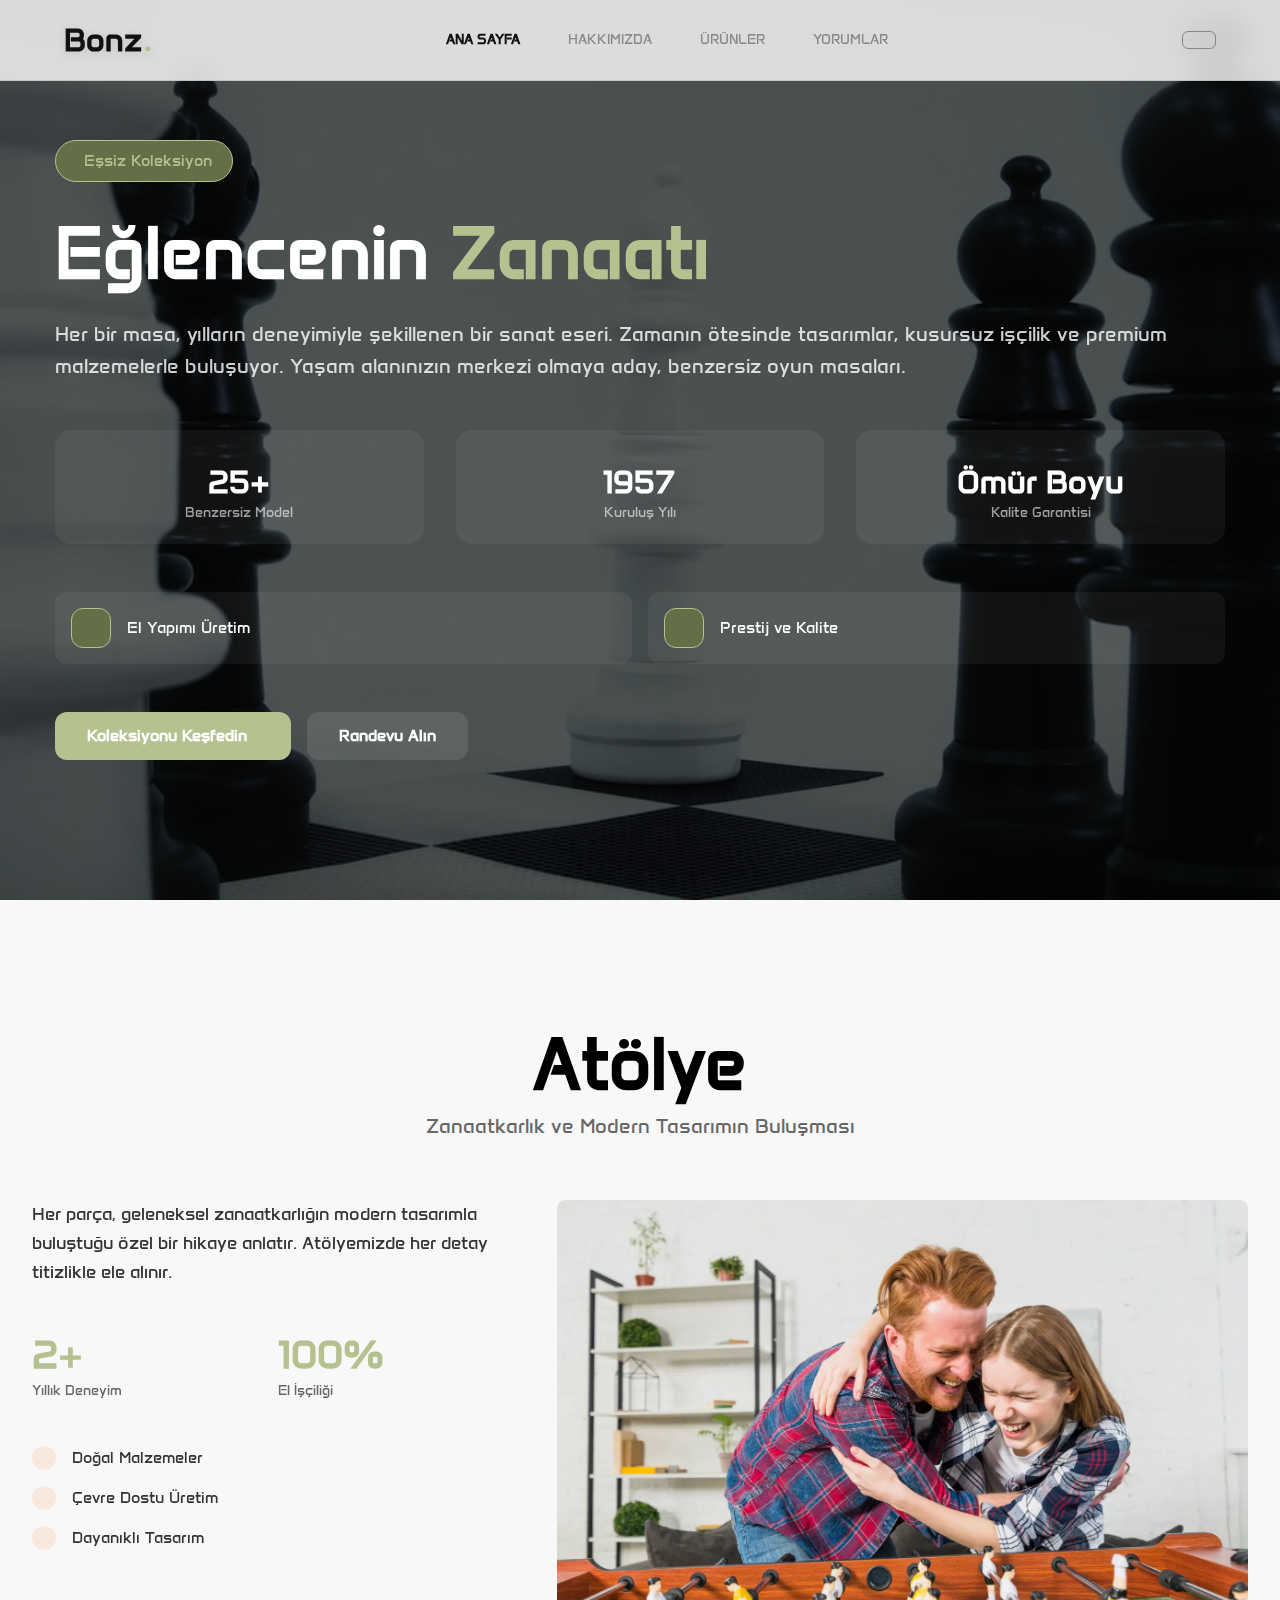
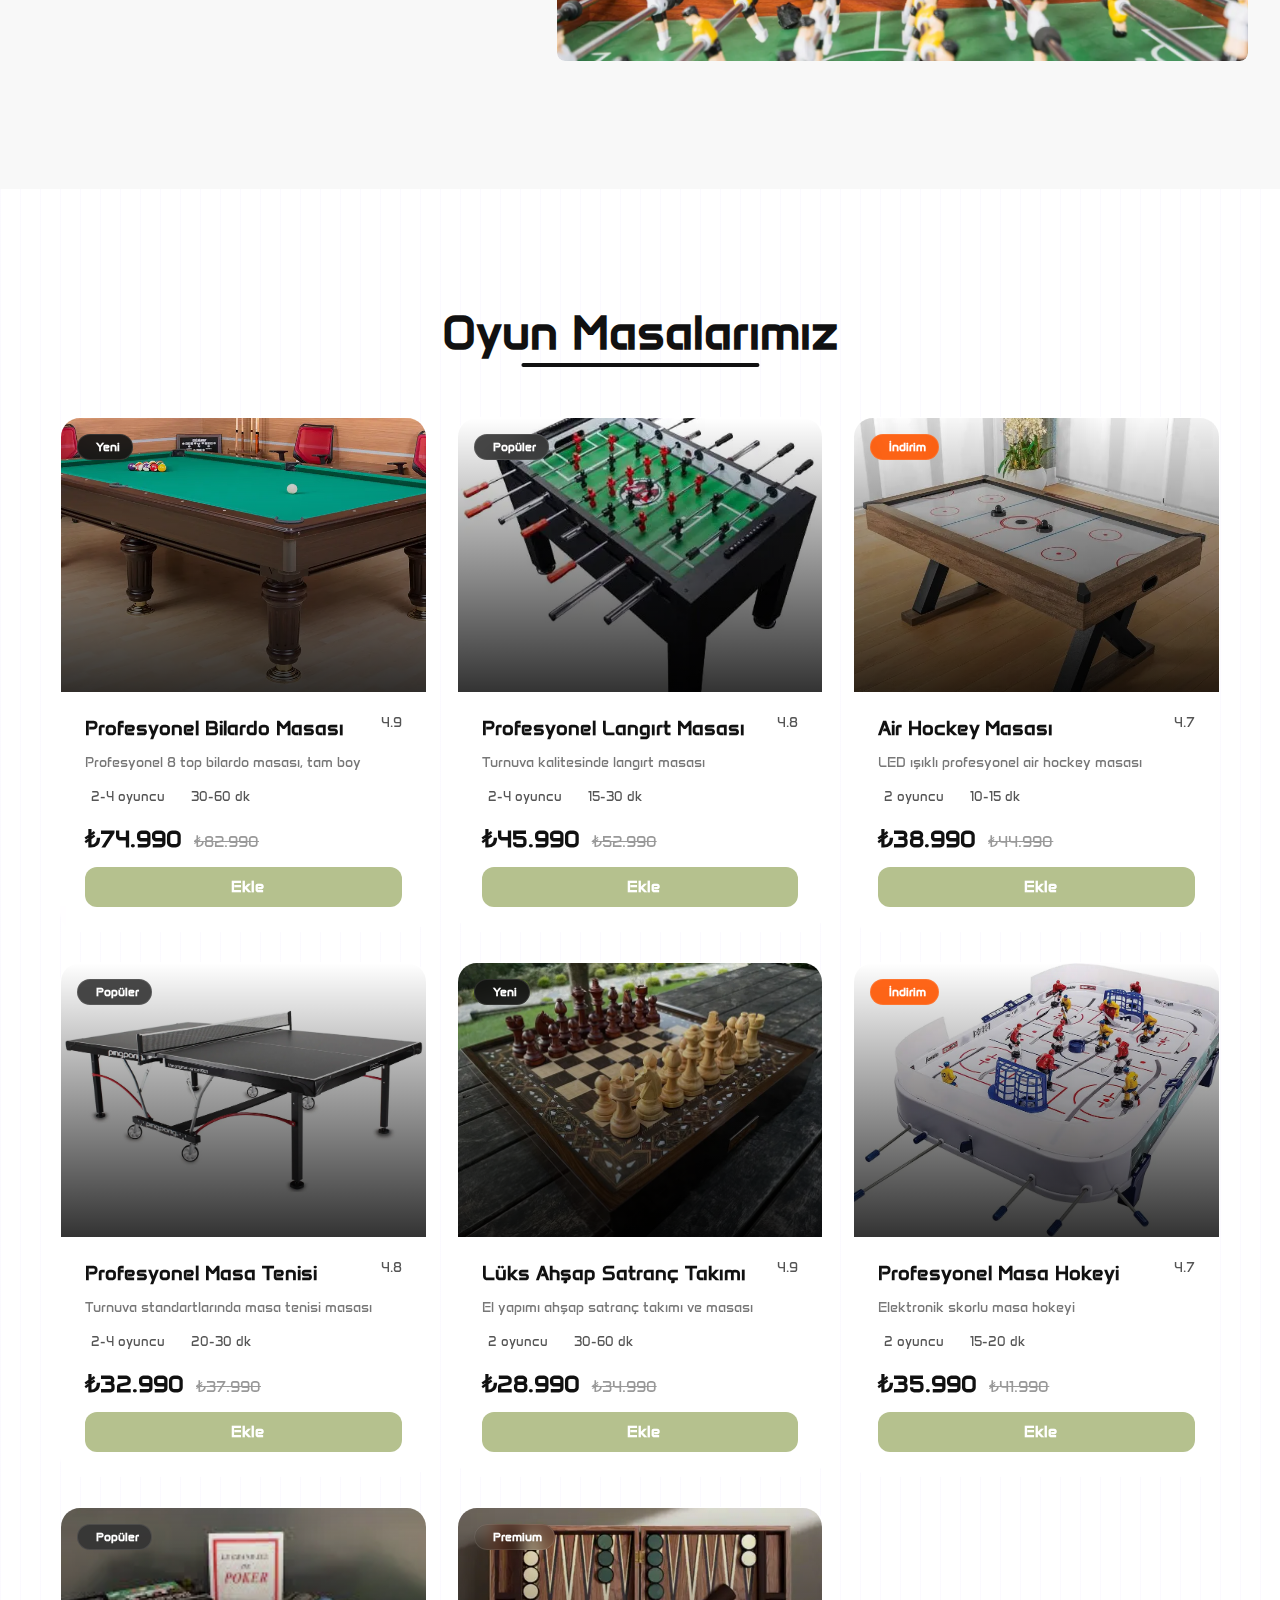
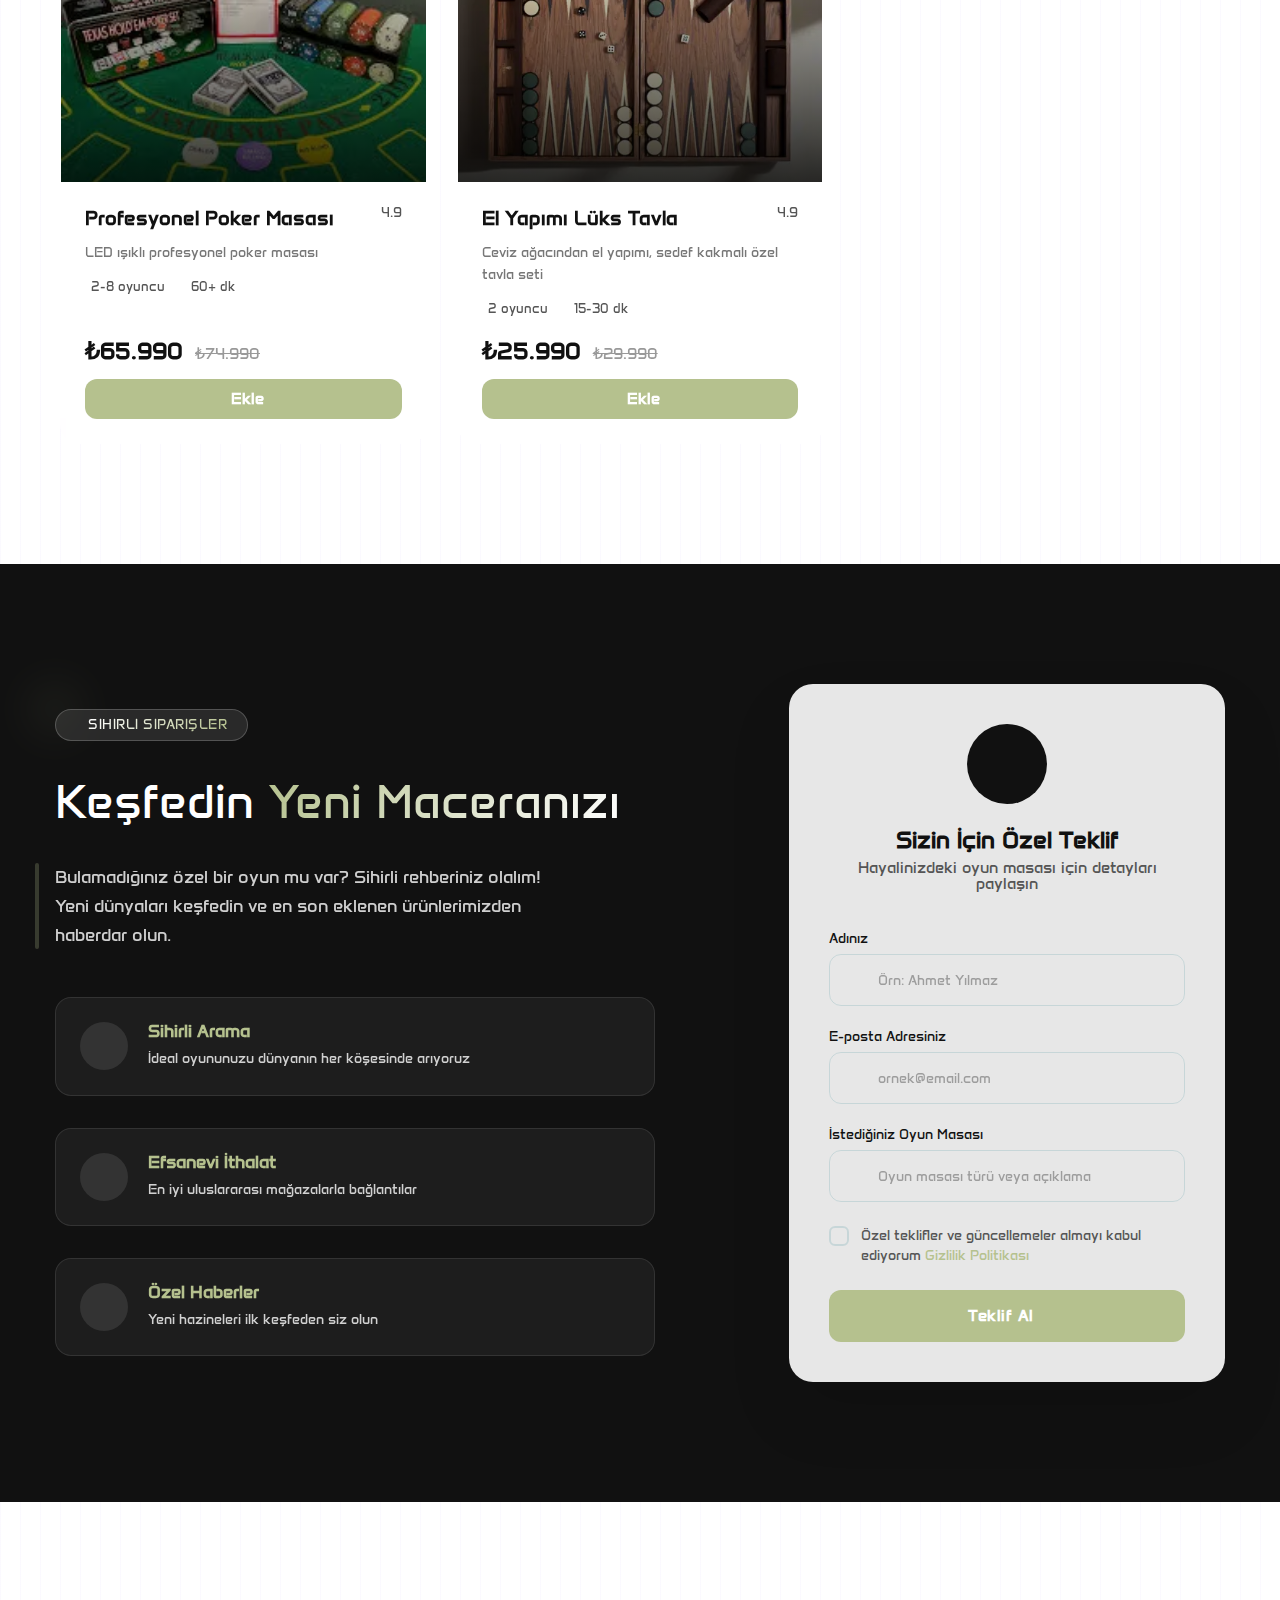
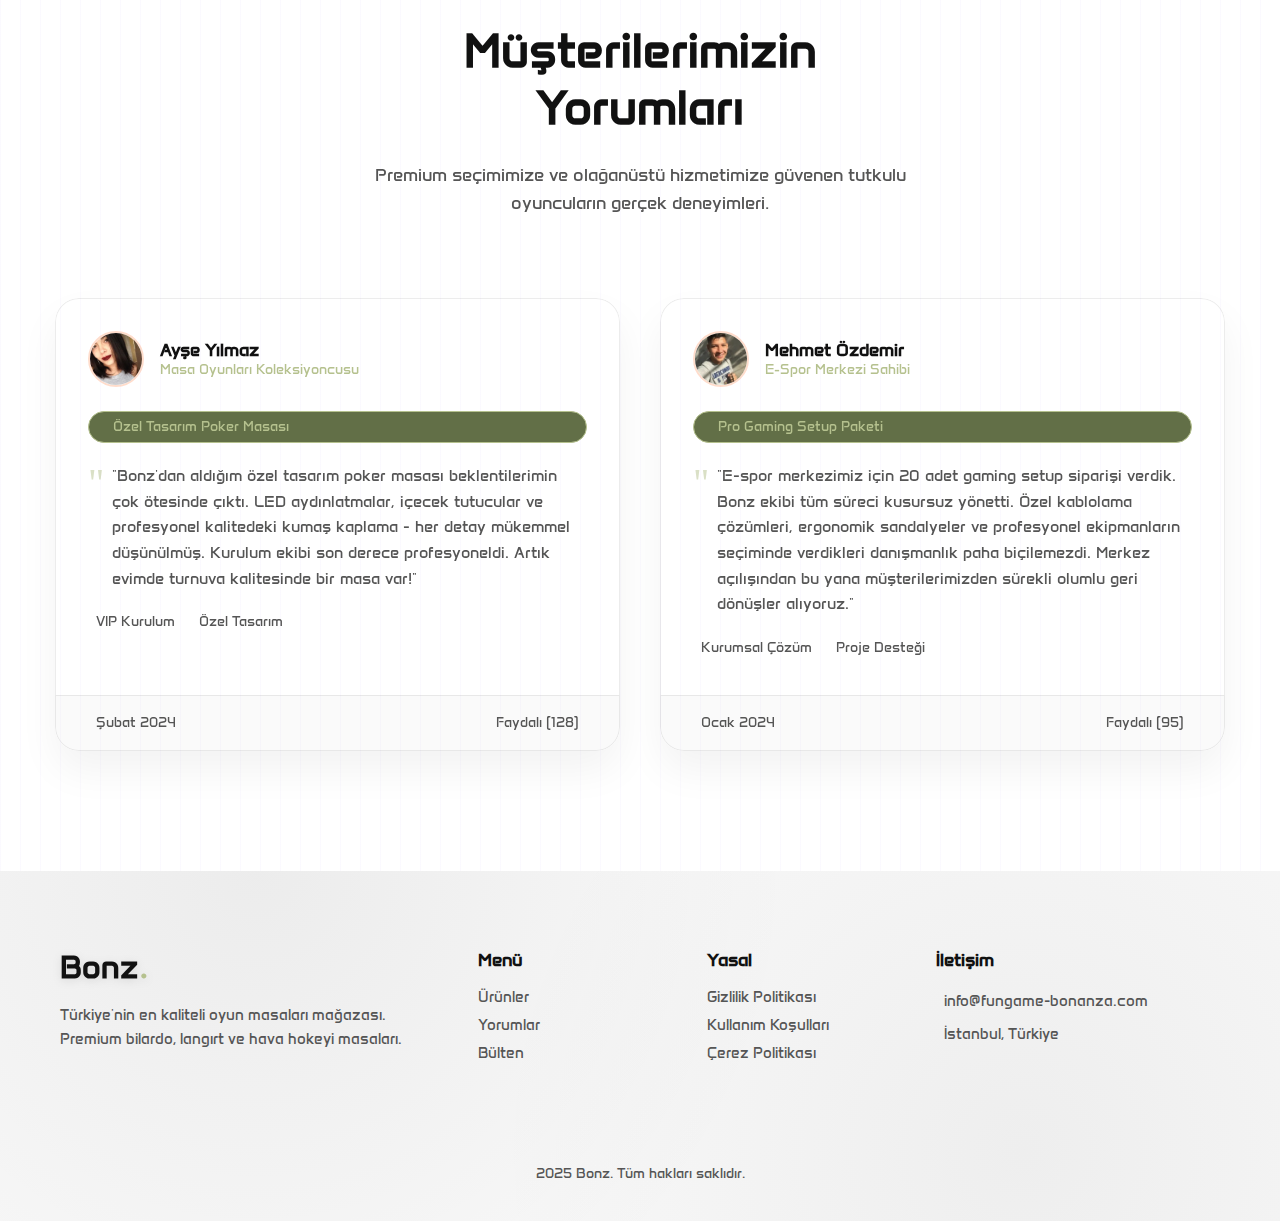
<file: index.html>
<!DOCTYPE html>
<html lang="tr">

<head>
	<title>Oyun Masaları - Premium Masa Oyunları Mağazası</title>
	<meta charset="UTF-8">
	<meta name="format-detection" content="telephone=no">
	<meta name="description" content="Bonz. - Türkiye'nin en kaliteli oyun masaları mağazası. Bilardo, Langırt, Hava Hokeyi ve daha fazlası.">
	<meta name="keywords" content="oyun masası, bilardo masası, langırt masası, hava hokeyi, oyun ekipmanları">
	<meta name="author" content="Bonz.">
	<meta property="og:title" content="Bonz. - Oyun Masaları Mağazası">
	<meta property="og:description" content="Türkiye'nin en kaliteli oyun masaları mağazası. Bilardo, Langırt, Hava Hokeyi ve daha fazlası.">
	<meta property="og:url" content="https://fungame-bonanza.com">
	<meta property="og:type" content="website">
	<link rel="canonical" href="https://fungame-bonanza.com">
	<link rel="icon" type="image/x-icon" href="favicon.ico">
	<style>
		body {
			opacity: 0;
		}
	</style>
	<link rel="stylesheet" href="https://cdnjs.cloudflare.com/ajax/libs/font-awesome/6.7.1/css/all.min.css?_v=20250225103900" integrity="sha512-5Hs3dF2AEPkpNAR7UiOHba+lRSJNeM2ECkwxUIxC1Q/FLycGTbNapWXB4tP889k5T5Ju8fs4b1P5z/iB4nMfSQ==" crossorigin="anonymous" referrerpolicy="no-referrer" />
	<link rel="stylesheet" href="css/style.min.css?_v=20250225103900">
	<meta name="viewport" content="width=device-width, initial-scale=1.0">
</head>

<body>
	<div class="wrapper">
		<header class="header header--light">
			<div class="header__container">
				<a href="index.html" class="header__logo logo">
					<span class="logo-text">
						<span class="logo-letter">B</span>
						<span class="logo-letter">o</span>
						<span class="logo-letter">n</span>
						<span class="logo-letter">z</span>
						<span class="logo-dot">.</span>
					</span>
				</a>
				<div class="header__menu menu">
					<nav class="menu__body">
						<ul class="menu__list">
							<li class="menu__item">
								<a href="index.html#home" class="menu__link _active">Ana Sayfa</a>
							</li>
							<li class="menu__item">
								<a href="index.html#about" class="menu__link">Hakkımızda</a>
							</li>
							<li class="menu__item">
								<a href="index.html#products" class="menu__link">Ürünler</a>
							</li>
							<li class="menu__item">
								<a href="index.html#reviews" class="menu__link">Yorumlar</a>
							</li>
						</ul>
					</nav>
				</div>
				<div class="header__actions">
					<div class="header__cart cart-header">
						<a href="cart.html" class="cart-header__icon">
							<i class="fas fa-shopping-cart"></i>
							<span class="cart-header__count">0</span>
						</a>
						<div class="cart-header__modal">
							<div class="cart-header__body">
								<div class="cart-header__items"></div>
								<div class="cart-header__empty">
									<p>Sepetiniz boş</p>
								</div>
								<div class="cart-header__footer">
									<div class="cart-header__total">
										<span>Toplam:</span>
										<span class="cart-header__total-price">₺0</span>
									</div>
									<a href="cart.html" class="button button--primary button--full">
										Sepete Git
									</a>
								</div>
							</div>
						</div>
					</div>
					<button type="button" class="menu__icon icon-menu" aria-label="Menü">
						<span></span>
					</button>
				</div>
			</div>
		</header>
		<main class="page">
			<!-- Hero section -->
			<section class="hero" id="home">
				<video class="hero__video" autoplay muted loop playsinline>
					<source src="files/hero.mp4" type="video/mp4">
				</video>
				<div class="hero__overlay"></div>
				<div class="hero__container">
					<div class="hero__content">
						<div class="hero__badge">
							<i class="fas fa-star"></i>
							<span>Eşsiz Koleksiyon</span>
						</div>

						<h1 class="hero__title">
							Eğlencenin
							<span class="hero__title-accent">Zanaatı</span>
						</h1>

						<p class="hero__description">
							Her bir masa, yılların deneyimiyle şekillenen bir sanat eseri. Zamanın ötesinde tasarımlar, kusursuz işçilik ve premium malzemelerle buluşuyor. Yaşam alanınızın merkezi olmaya aday, benzersiz oyun masaları.
						</p>

						<div class="hero__stats">
							<div class="hero__stat">
								<i class="fas fa-gem"></i>
								<span class="hero__stat-number">25+</span>
								<span class="hero__stat-label">Benzersiz Model</span>
							</div>
							<div class="hero__stat">
								<i class="fas fa-tools"></i>
								<span class="hero__stat-number">1957</span>
								<span class="hero__stat-label">Kuruluş Yılı</span>
							</div>
							<div class="hero__stat">
								<i class="fas fa-award"></i>
								<span class="hero__stat-number">Ömür Boyu</span>
								<span class="hero__stat-label">Kalite Garantisi</span>
							</div>
						</div>

						<div class="hero__features">
							<div class="hero__feature">
								<div class="hero__feature-icon">
									<i class="fas fa-hammer"></i>
								</div>
								<div class="hero__feature-content">
									<span>El Yapımı Üretim</span>
								</div>
							</div>
							<div class="hero__feature">
								<div class="hero__feature-icon">
									<i class="fas fa-crown"></i>
								</div>
								<div class="hero__feature-content">
									<span>Prestij ve Kalite</span>
								</div>
							</div>
						</div>

						<div class="hero__actions">
							<a href="#products" class="hero__button hero__button--primary">
								Koleksiyonu Keşfedin
								<i class="fas fa-arrow-right"></i>
							</a>
							<a href="#newsletter" class="hero__button hero__button--secondary">
								Randevu Alın
							</a>
						</div>
					</div>
				</div>
			</section>

			<!-- About section -->
			<section class="about" id="about">
				<div class="about__container">
					<div class="about__header">
						<h2 class="about__title">Atölye</h2>
						<p class="about__subtitle">Zanaatkarlık ve Modern Tasarımın Buluşması</p>
					</div>

					<div class="about__grid">
						<div class="about__main">
							<div class="about__text">
								<p>Her parça, geleneksel zanaatkarlığın modern tasarımla buluştuğu özel bir hikaye anlatır. Atölyemizde her detay titizlikle ele alınır.</p>
							</div>

							<div class="about__stats">
								<div class="about__stat">
									<span class="about__stat-value">2+</span>
									<span class="about__stat-label">Yıllık Deneyim</span>
								</div>
								<div class="about__stat">
									<span class="about__stat-value">100%</span>
									<span class="about__stat-label">El İşçiliği</span>
								</div>
							</div>

							<ul class="about__list">
								<li class="about__list-item">
									<i class="fas fa-check"></i>
									<span>Doğal Malzemeler</span>
								</li>
								<li class="about__list-item">
									<i class="fas fa-check"></i>
									<span>Çevre Dostu Üretim</span>
								</li>
								<li class="about__list-item">
									<i class="fas fa-check"></i>
									<span>Dayanıklı Tasarım</span>
								</li>
							</ul>
						</div>

						<div class="about__gallery">
							<div class="about__gallery-item about__gallery-item--main">
								<img src="img/about.webp" alt="Atölye" class="about__gallery-image">
							</div>
						</div>
					</div>
				</div>
			</section>

			<!-- Products section -->
			<section class="products" id="products">
				<div class="products__container">
					<h2 class="products__title">Oyun Masalarımız</h2>
					<div class="products__grid">
						<article class="products__item product-card" data-product-id="game-1">
							<div class="product-card__image-ibg">
								<img src="img/products/billiard.webp" alt="Profesyonel Bilardo Masası">
								<div class="product-card__badges">
									<span class="product-card__badge" data-product-badge="new">
										<i class="fas fa-star"></i>
										Yeni
									</span>
								</div>
								<div class="product-card__actions">
									<button class="product-card__action product-card__action--desktop" data-add-to-cart aria-label="Sepete Ekle">
										<i class="fas fa-cart-plus"></i>
									</button>
								</div>
							</div>
							<div class="product-card__content">
								<div class="product-card__header">
									<h3 class="product-card__title">Profesyonel Bilardo Masası</h3>
									<div class="product-card__rating">
										<i class="fas fa-star"></i>
										<span>4.9</span>
									</div>
								</div>
								<p class="product-card__description">Profesyonel 8 top bilardo masası, tam boy</p>
								<div class="product-card__meta">
									<div class="product-card__players">
										<i class="fas fa-users"></i>
										<span>2-4 oyuncu</span>
									</div>
									<div class="product-card__time">
										<i class="fas fa-clock"></i>
										<span>30-60 dk</span>
									</div>
								</div>
								<div class="product-card__bottom">
									<div class="product-card__price">
										<span class="product-card__price-current" data-product-price="24990">₺74.990</span>
										<span class="product-card__price-original">₺82.990</span>
									</div>
									<button class="button button--primary button--full product-card__action--mobile" data-add-to-cart>
										<i class="fas fa-cart-plus"></i>
										<span>Ekle</span>
									</button>
								</div>
							</div>
						</article>

						<article class="products__item product-card" data-product-id="game-2">
							<div class="product-card__image-ibg">
								<img src="img/products/foosball.webp" alt="Langırt Masası">
								<div class="product-card__badges">
									<span class="product-card__badge" data-product-badge="popular">
										<i class="fas fa-fire-alt"></i>
										Popüler
									</span>
								</div>
								<div class="product-card__actions">
									<button class="product-card__action product-card__action--desktop" data-add-to-cart aria-label="Sepete Ekle">
										<i class="fas fa-cart-plus"></i>
									</button>
								</div>
							</div>
							<div class="product-card__content">
								<div class="product-card__header">
									<h3 class="product-card__title">Profesyonel Langırt Masası</h3>
									<div class="product-card__rating">
										<i class="fas fa-star"></i>
										<span>4.8</span>
									</div>
								</div>
								<p class="product-card__description">Turnuva kalitesinde langırt masası</p>
								<div class="product-card__meta">
									<div class="product-card__players">
										<i class="fas fa-users"></i>
										<span>2-4 oyuncu</span>
									</div>
									<div class="product-card__time">
										<i class="fas fa-clock"></i>
										<span>15-30 dk</span>
									</div>
								</div>
								<div class="product-card__bottom">
									<div class="product-card__price">
										<span class="product-card__price-current" data-product-price="14990">₺45.990</span>
										<span class="product-card__price-original">₺52.990</span>
									</div>
									<button class="button button--primary button--full product-card__action--mobile" data-add-to-cart>
										<i class="fas fa-cart-plus"></i>
										<span>Ekle</span>
									</button>
								</div>
							</div>
						</article>

						<article class="products__item product-card" data-product-id="game-3">
							<div class="product-card__image-ibg">
								<img src="img/products/air-hockey.webp" alt="Air Hockey Masası">
								<div class="product-card__badges">
									<span class="product-card__badge" data-product-badge="sale">
										<i class="fas fa-tag"></i>
										İndirim
									</span>
								</div>
								<div class="product-card__actions">
									<button class="product-card__action product-card__action--desktop" data-add-to-cart aria-label="Sepete Ekle">
										<i class="fas fa-cart-plus"></i>
									</button>
								</div>
							</div>
							<div class="product-card__content">
								<div class="product-card__header">
									<h3 class="product-card__title">Air Hockey Masası</h3>
									<div class="product-card__rating">
										<i class="fas fa-star"></i>
										<span>4.7</span>
									</div>
								</div>
								<p class="product-card__description">LED ışıklı profesyonel air hockey masası</p>
								<div class="product-card__meta">
									<div class="product-card__players">
										<i class="fas fa-users"></i>
										<span>2 oyuncu</span>
									</div>
									<div class="product-card__time">
										<i class="fas fa-clock"></i>
										<span>10-15 dk</span>
									</div>
								</div>
								<div class="product-card__bottom">
									<div class="product-card__price">
										<span class="product-card__price-current" data-product-price="12990">₺38.990</span>
										<span class="product-card__price-original">₺44.990</span>
									</div>
									<button class="button button--primary button--full product-card__action--mobile" data-add-to-cart>
										<i class="fas fa-cart-plus"></i>
										<span>Ekle</span>
									</button>
								</div>
							</div>
						</article>

						<article class="products__item product-card" data-product-id="game-4">
							<div class="product-card__image-ibg">
								<img src="img/products/ping-pong.webp" alt="Masa Tenisi">
								<div class="product-card__badges">
									<span class="product-card__badge" data-product-badge="popular">
										<i class="fas fa-fire-alt"></i>
										Popüler
									</span>
								</div>
								<div class="product-card__actions">
									<button class="product-card__action product-card__action--desktop" data-add-to-cart aria-label="Sepete Ekle">
										<i class="fas fa-cart-plus"></i>
									</button>
								</div>
							</div>
							<div class="product-card__content">
								<div class="product-card__header">
									<h3 class="product-card__title">Profesyonel Masa Tenisi</h3>
									<div class="product-card__rating">
										<i class="fas fa-star"></i>
										<span>4.8</span>
									</div>
								</div>
								<p class="product-card__description">Turnuva standartlarında masa tenisi masası</p>
								<div class="product-card__meta">
									<div class="product-card__players">
										<i class="fas fa-users"></i>
										<span>2-4 oyuncu</span>
									</div>
									<div class="product-card__time">
										<i class="fas fa-clock"></i>
										<span>20-30 dk</span>
									</div>
								</div>
								<div class="product-card__bottom">
									<div class="product-card__price">
										<span class="product-card__price-current" data-product-price="8990">₺32.990</span>
										<span class="product-card__price-original">₺37.990</span>
									</div>
									<button class="button button--primary button--full product-card__action--mobile" data-add-to-cart>
										<i class="fas fa-cart-plus"></i>
										<span>Ekle</span>
									</button>
								</div>
							</div>
						</article>

						<article class="products__item product-card" data-product-id="game-5">
							<div class="product-card__image-ibg">
								<img src="img/products/chess.webp" alt="Lüks Satranç Takımı">
								<div class="product-card__badges">
									<span class="product-card__badge" data-product-badge="new">
										<i class="fas fa-star"></i>
										Yeni
									</span>
								</div>
								<div class="product-card__actions">
									<button class="product-card__action product-card__action--desktop" data-add-to-cart aria-label="Sepete Ekle">
										<i class="fas fa-cart-plus"></i>
									</button>
								</div>
							</div>
							<div class="product-card__content">
								<div class="product-card__header">
									<h3 class="product-card__title">Lüks Ahşap Satranç Takımı</h3>
									<div class="product-card__rating">
										<i class="fas fa-star"></i>
										<span>4.9</span>
									</div>
								</div>
								<p class="product-card__description">El yapımı ahşap satranç takımı ve masası</p>
								<div class="product-card__meta">
									<div class="product-card__players">
										<i class="fas fa-users"></i>
										<span>2 oyuncu</span>
									</div>
									<div class="product-card__time">
										<i class="fas fa-clock"></i>
										<span>30-60 dk</span>
									</div>
								</div>
								<div class="product-card__bottom">
									<div class="product-card__price">
										<span class="product-card__price-current" data-product-price="4990">₺28.990</span>
										<span class="product-card__price-original">₺34.990</span>
									</div>
									<button class="button button--primary button--full product-card__action--mobile" data-add-to-cart>
										<i class="fas fa-cart-plus"></i>
										<span>Ekle</span>
									</button>
								</div>
							</div>
						</article>

						<article class="products__item product-card" data-product-id="game-6">
							<div class="product-card__image-ibg">
								<img src="img/products/hockey.webp" alt="Masa Hokeyi">
								<div class="product-card__badges">
									<span class="product-card__badge" data-product-badge="sale">
										<i class="fas fa-tag"></i>
										İndirim
									</span>
								</div>
								<div class="product-card__actions">
									<button class="product-card__action product-card__action--desktop" data-add-to-cart aria-label="Sepete Ekle">
										<i class="fas fa-cart-plus"></i>
									</button>
								</div>
							</div>
							<div class="product-card__content">
								<div class="product-card__header">
									<h3 class="product-card__title">Profesyonel Masa Hokeyi</h3>
									<div class="product-card__rating">
										<i class="fas fa-star"></i>
										<span>4.7</span>
									</div>
								</div>
								<p class="product-card__description">Elektronik skorlu masa hokeyi</p>
								<div class="product-card__meta">
									<div class="product-card__players">
										<i class="fas fa-users"></i>
										<span>2 oyuncu</span>
									</div>
									<div class="product-card__time">
										<i class="fas fa-clock"></i>
										<span>15-20 dk</span>
									</div>
								</div>
								<div class="product-card__bottom">
									<div class="product-card__price">
										<span class="product-card__price-current" data-product-price="9990">₺35.990</span>
										<span class="product-card__price-original">₺41.990</span>
									</div>
									<button class="button button--primary button--full product-card__action--mobile" data-add-to-cart>
										<i class="fas fa-cart-plus"></i>
										<span>Ekle</span>
									</button>
								</div>
							</div>
						</article>

						<article class="products__item product-card" data-product-id="game-7">
							<div class="product-card__image-ibg">
								<img src="img/products/poker.webp" alt="Poker Masası">
								<div class="product-card__badges">
									<span class="product-card__badge" data-product-badge="popular">
										<i class="fas fa-fire-alt"></i>
										Popüler
									</span>
								</div>
								<div class="product-card__actions">
									<button class="product-card__action product-card__action--desktop" data-add-to-cart aria-label="Sepete Ekle">
										<i class="fas fa-cart-plus"></i>
									</button>
								</div>
							</div>
							<div class="product-card__content">
								<div class="product-card__header">
									<h3 class="product-card__title">Profesyonel Poker Masası</h3>
									<div class="product-card__rating">
										<i class="fas fa-star"></i>
										<span>4.9</span>
									</div>
								</div>
								<p class="product-card__description">LED ışıklı profesyonel poker masası</p>
								<div class="product-card__meta">
									<div class="product-card__players">
										<i class="fas fa-users"></i>
										<span>2-8 oyuncu</span>
									</div>
									<div class="product-card__time">
										<i class="fas fa-clock"></i>
										<span>60+ dk</span>
									</div>
								</div>
								<div class="product-card__bottom">
									<div class="product-card__price">
										<span class="product-card__price-current" data-product-price="19990">₺65.990</span>
										<span class="product-card__price-original">₺74.990</span>
									</div>
									<button class="button button--primary button--full product-card__action--mobile" data-add-to-cart>
										<i class="fas fa-cart-plus"></i>
										<span>Ekle</span>
									</button>
								</div>
							</div>
						</article>

						<article class="products__item product-card" data-product-id="game-8">
							<div class="product-card__image-ibg">
								<img src="img/products/backgammon.webp" alt="Lüks Tavla Seti">
								<div class="product-card__badges">
									<span class="product-card__badge" data-product-badge="premium">
										<i class="fas fa-crown"></i>
										Premium
									</span>
								</div>
								<div class="product-card__actions">
									<button class="product-card__action product-card__action--desktop" data-add-to-cart aria-label="Sepete Ekle">
										<i class="fas fa-cart-plus"></i>
									</button>
								</div>
							</div>
							<div class="product-card__content">
								<div class="product-card__header">
									<h3 class="product-card__title">El Yapımı Lüks Tavla</h3>
									<div class="product-card__rating">
										<i class="fas fa-star"></i>
										<span>4.9</span>
									</div>
								</div>
								<p class="product-card__description">Ceviz ağacından el yapımı, sedef kakmalı özel tavla
									seti</p>
								<div class="product-card__meta">
									<div class="product-card__players">
										<i class="fas fa-users"></i>
										<span>2 oyuncu</span>
									</div>
									<div class="product-card__time">
										<i class="fas fa-clock"></i>
										<span>15-30 dk</span>
									</div>
								</div>
								<div class="product-card__bottom">
									<div class="product-card__price">
										<span class="product-card__price-current" data-product-price="4990">₺25.990</span>
										<span class="product-card__price-original">₺29.990</span>
									</div>
									<button class="button button--primary button--full product-card__action--mobile" data-add-to-cart>
										<i class="fas fa-cart-plus"></i>
										<span>Ekle</span>
									</button>
								</div>
							</div>
						</article>
					</div>
				</div>
			</section>

			<!-- Newsletter section -->
			<section class="newsletter" id="newsletter">
				<div class="newsletter__container">
					<div class="newsletter__content">
						<div class="newsletter__info">
							<div class="newsletter__badge">
								<div class="newsletter__badge-icon">
									<i class="fas fa-magic"></i>
								</div>
								<span>Sihirli Siparişler</span>
							</div>

							<h2 class="newsletter__title">
								Keşfedin
								<div class="newsletter__title-wrapper">
									<span class="newsletter__title-accent">Yeni Maceranızı</span>
									<div class="newsletter__title-decoration">
										<i class="fas fa-dice-d20"></i>
									</div>
								</div>
							</h2>

							<p class="newsletter__description">
								Bulamadığınız özel bir oyun mu var? Sihirli rehberiniz olalım! Yeni dünyaları keşfedin ve en son eklenen ürünlerimizden haberdar olun.
							</p>

							<div class="newsletter__features">
								<div class="newsletter__feature">
									<div class="newsletter__feature-icon">
										<i class="fas fa-search"></i>
									</div>
									<div class="newsletter__feature-content">
										<h3>Sihirli Arama</h3>
										<p>İdeal oyununuzu dünyanın her köşesinde arıyoruz</p>
									</div>
								</div>

								<div class="newsletter__feature">
									<div class="newsletter__feature-icon">
										<i class="fas fa-globe"></i>
									</div>
									<div class="newsletter__feature-content">
										<h3>Efsanevi İthalat</h3>
										<p>En iyi uluslararası mağazalarla bağlantılar</p>
									</div>
								</div>

								<div class="newsletter__feature">
									<div class="newsletter__feature-icon">
										<i class="fas fa-star"></i>
									</div>
									<div class="newsletter__feature-content">
										<h3>Özel Haberler</h3>
										<p>Yeni hazineleri ilk keşfeden siz olun</p>
									</div>
								</div>
							</div>
						</div>

						<form class="newsletter__form" id="newsletterForm">
							<div class="newsletter__form-header">
								<div class="newsletter__form-icon">
									<i class="fas fa-scroll"></i>
								</div>
								<h3>Sizin İçin Özel Teklif</h3>
								<p>Hayalinizdeki oyun masası için detayları paylaşın</p>
							</div>

							<div class="newsletter__form-body">
								<div class="newsletter__form-group">
									<label for="newsletter-name">Adınız</label>
									<div class="newsletter__form-input">
										<i class="fas fa-user"></i>
										<input type="text" id="newsletter-name" name="name" placeholder="Örn: Ahmet Yılmaz" required>
									</div>
									<span class="newsletter__form-error" data-error="name"></span>
								</div>

								<div class="newsletter__form-group">
									<label for="newsletter-email">E-posta Adresiniz</label>
									<div class="newsletter__form-input">
										<i class="fas fa-envelope"></i>
										<input type="email" id="newsletter-email" name="email" placeholder="ornek@email.com" required>
									</div>
									<span class="newsletter__form-error" data-error="email"></span>
								</div>

								<div class="newsletter__form-group">
									<label for="newsletter-preferences">İstediğiniz Oyun Masası</label>
									<div class="newsletter__form-input">
										<i class="fas fa-dice"></i>
										<input type="text" id="newsletter-preferences" name="preferences" placeholder="Oyun masası türü veya açıklama" required>
									</div>
								</div>

								<div class="newsletter__form-terms">
									<label class="newsletter__form-checkbox">
										<input type="checkbox" id="newsletter-consent" name="consent" required>
										<span class="newsletter__form-checkmark"></span>
										<span class="newsletter__form-text">
											Özel teklifler ve güncellemeler almayı kabul ediyorum
											<a href="privacy.html" class="newsletter__form-link">Gizlilik Politikası</a>
										</span>
									</label>
									<span class="newsletter__form-error" data-error="consent"></span>
								</div>

								<button type="submit" class="button button--accent">
									<span>Teklif Al</span>
									<i class="fas fa-arrow-right"></i>
								</button>
							</div>
						</form>
					</div>
				</div>
			</section>

			<!-- Reviews section -->
			<section class="reviews" id="reviews">
				<div class="reviews__container">
					<div class="reviews__header">
						<h2 class="reviews__title">
							Müşterilerimizin<br>
							Yorumları
						</h2>
						<p class="reviews__description">
							Premium seçimimize ve olağanüstü hizmetimize güvenen tutkulu oyuncuların gerçek deneyimleri.
						</p>
					</div>

					<div class="reviews__grid">
						<div class="reviews__cards">
							<div class="review-card">
								<div class="review-card__content-wrapper">
									<div class="review-card__header">
										<div class="review-card__profile">
											<div class="review-card__avatar">
												<img src="img/avatar-1.webp" alt="Ayşe Yılmaz">
											</div>
											<div class="review-card__user">
												<h3 class="review-card__name">Ayşe Yılmaz</h3>
												<span class="review-card__role">Masa Oyunları Koleksiyoncusu</span>
											</div>
										</div>
										<div class="review-card__rating">
											<i class="fas fa-star"></i>
											<i class="fas fa-star"></i>
											<i class="fas fa-star"></i>
											<i class="fas fa-star"></i>
											<i class="fas fa-star"></i>
										</div>
									</div>

									<div class="review-card__game">
										<i class="fas fa-dice-d20"></i>
										<span>Özel Tasarım Poker Masası</span>
									</div>

									<blockquote class="review-card__quote">
										"Bonz'dan aldığım özel tasarım poker masası beklentilerimin çok ötesinde çıktı. LED aydınlatmalar, içecek tutucular ve profesyonel kalitedeki kumaş kaplama - her detay mükemmel düşünülmüş. Kurulum ekibi son derece profesyoneldi. Artık evimde turnuva kalitesinde bir masa var!"
									</blockquote>

									<div class="review-card__highlights">
										<span class="review-card__highlight">
											<i class="fas fa-crown"></i>
											VIP Kurulum
										</span>
										<span class="review-card__highlight">
											<i class="fas fa-gem"></i>
											Özel Tasarım
										</span>
									</div>
								</div>

								<div class="review-card__footer">
									<div class="review-card__date">
										<i class="far fa-calendar-alt"></i>
										Şubat 2024
									</div>
									<button class="review-card__helpful">
										<i class="fas fa-thumbs-up"></i>
										<span>Faydalı (128)</span>
									</button>
								</div>
							</div>

							<div class="review-card">
								<div class="review-card__content-wrapper">
									<div class="review-card__header">
										<div class="review-card__profile">
											<div class="review-card__avatar">
												<img src="img/avatar-2.webp" alt="Mehmet Özdemir">
											</div>
											<div class="review-card__user">
												<h3 class="review-card__name">Mehmet Özdemir</h3>
												<span class="review-card__role">E-Spor Merkezi Sahibi</span>
											</div>
										</div>
										<div class="review-card__rating">
											<i class="fas fa-star"></i>
											<i class="fas fa-star"></i>
											<i class="fas fa-star"></i>
											<i class="fas fa-star"></i>
											<i class="fas fa-star"></i>
										</div>
									</div>

									<div class="review-card__game">
										<i class="fas fa-gamepad"></i>
										<span>Pro Gaming Setup Paketi</span>
									</div>

									<blockquote class="review-card__quote">
										"E-spor merkezimiz için 20 adet gaming setup siparişi verdik. Bonz ekibi tüm süreci kusursuz yönetti. Özel kablolama çözümleri, ergonomik sandalyeler ve profesyonel ekipmanların seçiminde verdikleri danışmanlık paha biçilemezdi. Merkez açılışından bu yana müşterilerimizden sürekli olumlu geri dönüşler alıyoruz."
									</blockquote>

									<div class="review-card__highlights">
										<span class="review-card__highlight">
											<i class="fas fa-tools"></i>
											Kurumsal Çözüm
										</span>
										<span class="review-card__highlight">
											<i class="fas fa-handshake"></i>
											Proje Desteği
										</span>
									</div>
								</div>

								<div class="review-card__footer">
									<div class="review-card__date">
										<i class="far fa-calendar-alt"></i>
										Ocak 2024
									</div>
									<button class="review-card__helpful">
										<i class="fas fa-thumbs-up"></i>
										<span>Faydalı (95)</span>
									</button>
								</div>
							</div>
						</div>
					</div>
				</div>
			</section>
		</main>
		<footer class="footer">
			<div class="footer__container">
				<div class="footer__content">
					<div class="footer__column footer__column--main">
						<a href="index.html" class="footer__logo logo">
							<span class="logo-text">
								<span class="logo-letter">B</span>
								<span class="logo-letter">o</span>
								<span class="logo-letter">n</span>
								<span class="logo-letter">z</span>
								<span class="logo-dot">.</span>
							</span>
						</a>
						<p class="footer__description">Türkiye'nin en kaliteli oyun masaları mağazası. Premium bilardo, langırt
							ve hava hokeyi masaları.</p>
					</div>

					<div class="footer__column">
						<h3 class="footer__title">Menü</h3>
						<ul class="footer__list">
							<li><a href="index.html#products" data-goto=".products">Ürünler</a></li>
							<li><a href="index.html#reviews" data-goto=".reviews">Yorumlar</a></li>
							<li><a href="index.html#newsletter" data-goto=".newsletter">Bülten</a></li>
						</ul>
					</div>

					<div class="footer__column">
						<h3 class="footer__title">Yasal</h3>
						<ul class="footer__list">
							<li><a href="privacy.html">Gizlilik Politikası</a></li>
							<li><a href="terms.html">Kullanım Koşulları</a></li>
							<li><a href="cookie.html">Çerez Politikası</a></li>
						</ul>
					</div>

					<div class="footer__column">
						<h3 class="footer__title">İletişim</h3>
						<ul class="footer__list">
							<li>
								<a href="mailto:info@fungame-bonanza.com">
									<i class="fas fa-envelope"></i>
									info@fungame-bonanza.com
								</a>
							</li>
							<li>
								<address>
									<i class="fas fa-map-marker-alt"></i>
									İstanbul, Türkiye
								</address>
							</li>
						</ul>
					</div>
				</div>

				<div class="footer__bottom">
					<p class="footer__copyright"> 2025 Bonz. Tüm hakları saklıdır.</p>
				</div>
			</div>
		</footer>

		<!-- Cookie Consent -->
		<div class="cookie-consent" id="cookieConsent">
			<div class="cookie-consent__content">
				<p class="cookie-consent__text">
					Sitemizde çerezler kullanılmaktadır. Sitemizi kullanmaya devam ederek çerez kullanımını kabul etmiş
					olursunuz.
					<a href="cookie.html">Daha fazla bilgi</a>
				</p>
				<div class="cookie-consent__buttons">
					<button class="button button--primary" id="acceptCookies">
						<i class="fas fa-check"></i>
						<span>Kabul Et</span>
					</button>
					<button class="button button--outline" id="declineCookies">
						<i class="fas fa-times"></i>
						<span>Reddet</span>
					</button>
				</div>
			</div>
		</div>
	</div>
	<script src="js/app.min.js?_v=20250225103900"></script>
</body>

</html>
</file>
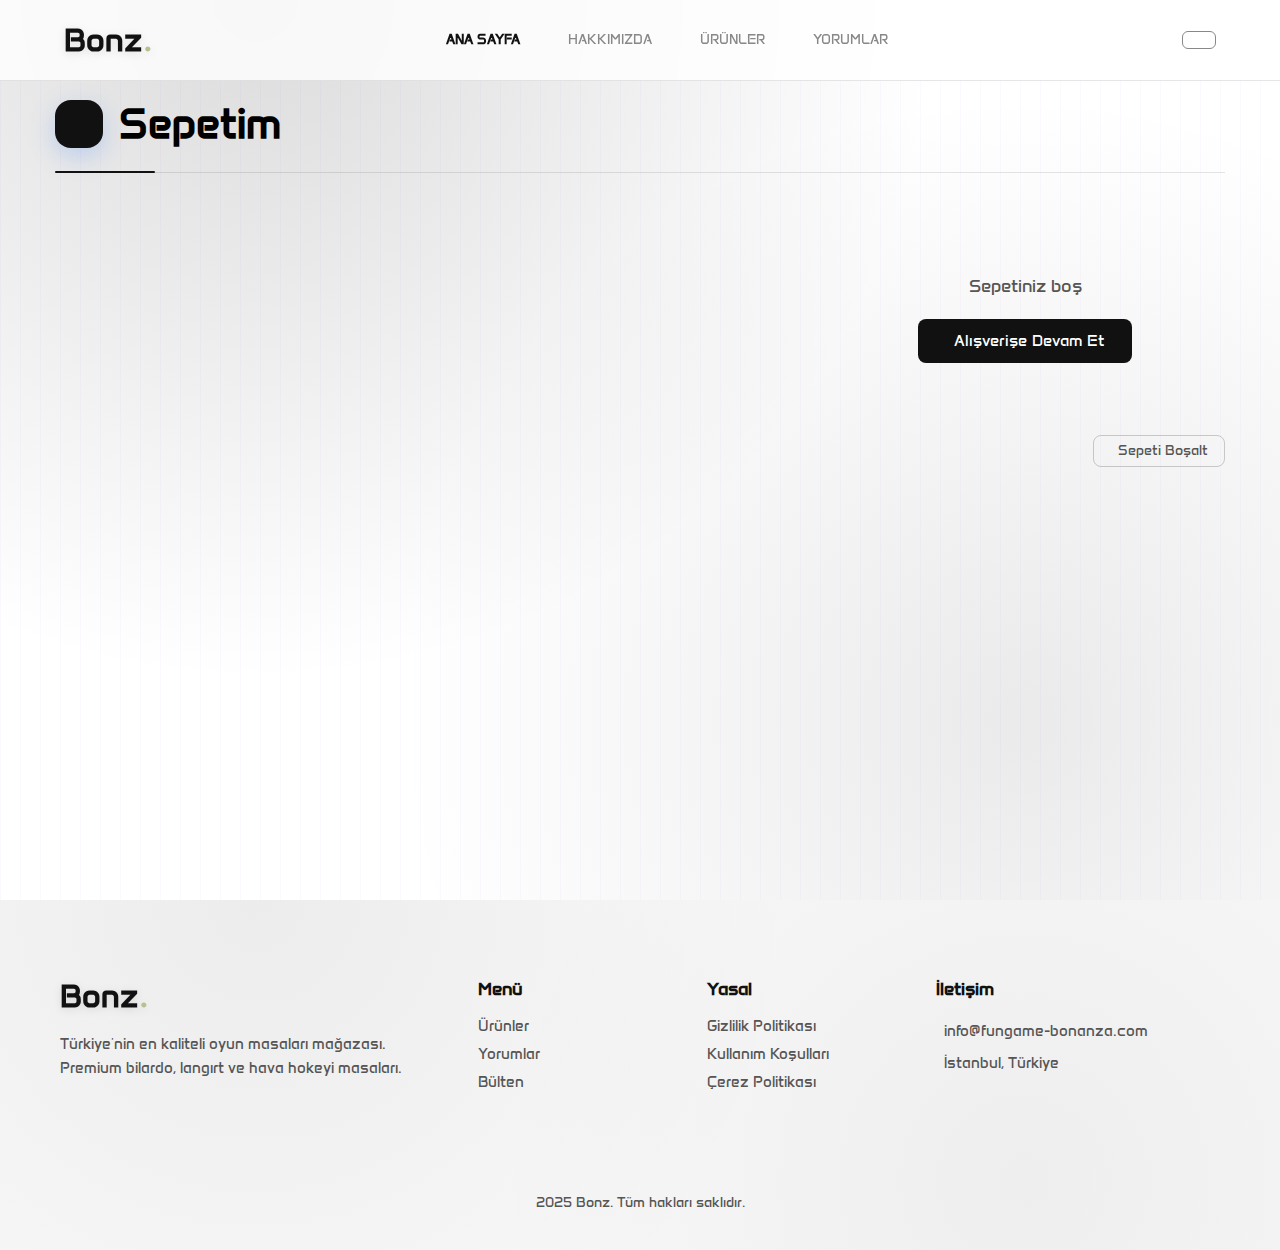
<file: cart.html>
<!DOCTYPE html>
<html lang="tr">

<head>
	<title>Sepetim - Oyun</title>
	<meta charset="UTF-8">
	<meta name="format-detection" content="telephone=no">
	<meta name="description" content="Bonz. - Türkiye'nin en kaliteli oyun masaları mağazası. Bilardo, Langırt, Hava Hokeyi ve daha fazlası.">
	<meta name="keywords" content="oyun masası, bilardo masası, langırt masası, hava hokeyi, oyun ekipmanları">
	<meta name="author" content="Bonz.">
	<meta property="og:title" content="Bonz. - Oyun Masaları Mağazası">
	<meta property="og:description" content="Türkiye'nin en kaliteli oyun masaları mağazası. Bilardo, Langırt, Hava Hokeyi ve daha fazlası.">
	<meta property="og:url" content="https://fungame-bonanza.com">
	<meta property="og:type" content="website">
	<link rel="canonical" href="https://fungame-bonanza.com">
	<link rel="icon" type="image/x-icon" href="favicon.ico">
	<style>
		body {
			opacity: 0;
		}
	</style>
	<link rel="stylesheet" href="https://cdnjs.cloudflare.com/ajax/libs/font-awesome/6.7.1/css/all.min.css?_v=20250225103900" integrity="sha512-5Hs3dF2AEPkpNAR7UiOHba+lRSJNeM2ECkwxUIxC1Q/FLycGTbNapWXB4tP889k5T5Ju8fs4b1P5z/iB4nMfSQ==" crossorigin="anonymous" referrerpolicy="no-referrer" />
	<link rel="stylesheet" href="css/style.min.css?_v=20250225103900">
	<meta name="viewport" content="width=device-width, initial-scale=1.0">
</head>

<body>
	<div class="wrapper">
		<header class="header header--light">
			<div class="header__container">
				<a href="index.html" class="header__logo logo">
					<span class="logo-text">
						<span class="logo-letter">B</span>
						<span class="logo-letter">o</span>
						<span class="logo-letter">n</span>
						<span class="logo-letter">z</span>
						<span class="logo-dot">.</span>
					</span>
				</a>
				<div class="header__menu menu">
					<nav class="menu__body">
						<ul class="menu__list">
							<li class="menu__item">
								<a href="index.html#home" class="menu__link _active">Ana Sayfa</a>
							</li>
							<li class="menu__item">
								<a href="index.html#about" class="menu__link">Hakkımızda</a>
							</li>
							<li class="menu__item">
								<a href="index.html#products" class="menu__link">Ürünler</a>
							</li>
							<li class="menu__item">
								<a href="index.html#reviews" class="menu__link">Yorumlar</a>
							</li>
						</ul>
					</nav>
				</div>
				<div class="header__actions">
					<div class="header__cart cart-header">
						<a href="cart.html" class="cart-header__icon">
							<i class="fas fa-shopping-cart"></i>
							<span class="cart-header__count">0</span>
						</a>
						<div class="cart-header__modal">
							<div class="cart-header__body">
								<div class="cart-header__items"></div>
								<div class="cart-header__empty">
									<p>Sepetiniz boş</p>
								</div>
								<div class="cart-header__footer">
									<div class="cart-header__total">
										<span>Toplam:</span>
										<span class="cart-header__total-price">₺0</span>
									</div>
									<a href="cart.html" class="button button--primary button--full">
										Sepete Git
									</a>
								</div>
							</div>
						</div>
					</div>
					<button type="button" class="menu__icon icon-menu" aria-label="Menü">
						<span></span>
					</button>
				</div>
			</div>
		</header>
		<main class="page">
			<section class="cart">
				<div class="cart__container">
					<h1 class="cart__title">
						<i class="fas fa-shopping-cart"></i>
						Sepetim
					</h1>
					<div class="cart__content">
						<div class="cart__items" data-cart-items>
							<!-- Cart items will be added dynamically via JavaScript -->
						</div>
						<div class="cart__sidebar">
							<div class="cart__empty">
								<div class="cart__empty-icon">
									<i class="fas fa-shopping-cart"></i>
								</div>
								<p>Sepetiniz boş</p>
								<a href="index.html" class="button button--primary">
									<i class="fas fa-arrow-left"></i>
									Alışverişe Devam Et
								</a>
							</div>
							<div class="cart__summary" data-cart-summary>
								<!-- Cart summary will be added dynamically via JavaScript -->
							</div>
							<div class="cart__summary-buttons">
								<button class="button button--remove" data-clear-cart>
									<i class="fas fa-trash"></i>
									Sepeti Boşalt
								</button>
							</div>
						</div>
					</div>
				</div>
			</section>

			<!-- Purchase Form Modal -->
			<div class="purchase-modal" data-purchase-modal>
				<div class="purchase-modal__overlay"></div>
				<div class="purchase-modal__content">
					<button class="purchase-modal__close" data-close-modal>
						<i class="fas fa-times"></i>
					</button>
					<div class="purchase-modal__header">
						<h2>Siparişinizi Tamamlayın</h2>
						<p>Siparişinizi işleme almak için 72 saat içinde sizinle iletişime geçeceğiz</p>
					</div>
					<form class="purchase-modal__form" data-purchase-form>
						<div class="purchase-modal__field">
							<label for="name">Ad Soyad</label>
							<input type="text" id="name" name="name" required>
						</div>
						<div class="purchase-modal__field">
							<label for="email">E-posta</label>
							<input type="email" id="email" name="email" required>
						</div>
						<div class="purchase-modal__field">
							<label for="phone">Telefon</label>
							<input type="tel" id="phone" name="phone" required>
						</div>
						<div class="purchase-modal__field">
							<label for="message">Ek Notlar</label>
							<textarea id="message" name="message" rows="3"></textarea>
						</div>
						<button type="submit" class="button button--primary button--full">
							<i class="fas fa-paper-plane"></i>
							Siparişi Gönder
						</button>
					</form>
				</div>
			</div>
		</main>
		<footer class="footer">
			<div class="footer__container">
				<div class="footer__content">
					<div class="footer__column footer__column--main">
						<a href="index.html" class="footer__logo logo">
							<span class="logo-text">
								<span class="logo-letter">B</span>
								<span class="logo-letter">o</span>
								<span class="logo-letter">n</span>
								<span class="logo-letter">z</span>
								<span class="logo-dot">.</span>
							</span>
						</a>
						<p class="footer__description">Türkiye'nin en kaliteli oyun masaları mağazası. Premium bilardo, langırt
							ve hava hokeyi masaları.</p>
					</div>

					<div class="footer__column">
						<h3 class="footer__title">Menü</h3>
						<ul class="footer__list">
							<li><a href="index.html#products" data-goto=".products">Ürünler</a></li>
							<li><a href="index.html#reviews" data-goto=".reviews">Yorumlar</a></li>
							<li><a href="index.html#newsletter" data-goto=".newsletter">Bülten</a></li>
						</ul>
					</div>

					<div class="footer__column">
						<h3 class="footer__title">Yasal</h3>
						<ul class="footer__list">
							<li><a href="privacy.html">Gizlilik Politikası</a></li>
							<li><a href="terms.html">Kullanım Koşulları</a></li>
							<li><a href="cookie.html">Çerez Politikası</a></li>
						</ul>
					</div>

					<div class="footer__column">
						<h3 class="footer__title">İletişim</h3>
						<ul class="footer__list">
							<li>
								<a href="mailto:info@fungame-bonanza.com">
									<i class="fas fa-envelope"></i>
									info@fungame-bonanza.com
								</a>
							</li>
							<li>
								<address>
									<i class="fas fa-map-marker-alt"></i>
									İstanbul, Türkiye
								</address>
							</li>
						</ul>
					</div>
				</div>

				<div class="footer__bottom">
					<p class="footer__copyright"> 2025 Bonz. Tüm hakları saklıdır.</p>
				</div>
			</div>
		</footer>

		<!-- Cookie Consent -->
		<div class="cookie-consent" id="cookieConsent">
			<div class="cookie-consent__content">
				<p class="cookie-consent__text">
					Sitemizde çerezler kullanılmaktadır. Sitemizi kullanmaya devam ederek çerez kullanımını kabul etmiş
					olursunuz.
					<a href="cookie.html">Daha fazla bilgi</a>
				</p>
				<div class="cookie-consent__buttons">
					<button class="button button--primary" id="acceptCookies">
						<i class="fas fa-check"></i>
						<span>Kabul Et</span>
					</button>
					<button class="button button--outline" id="declineCookies">
						<i class="fas fa-times"></i>
						<span>Reddet</span>
					</button>
				</div>
			</div>
		</div>
	</div>
	<script src="js/app.min.js?_v=20250225103900"></script>
</body>

</html>
</file>
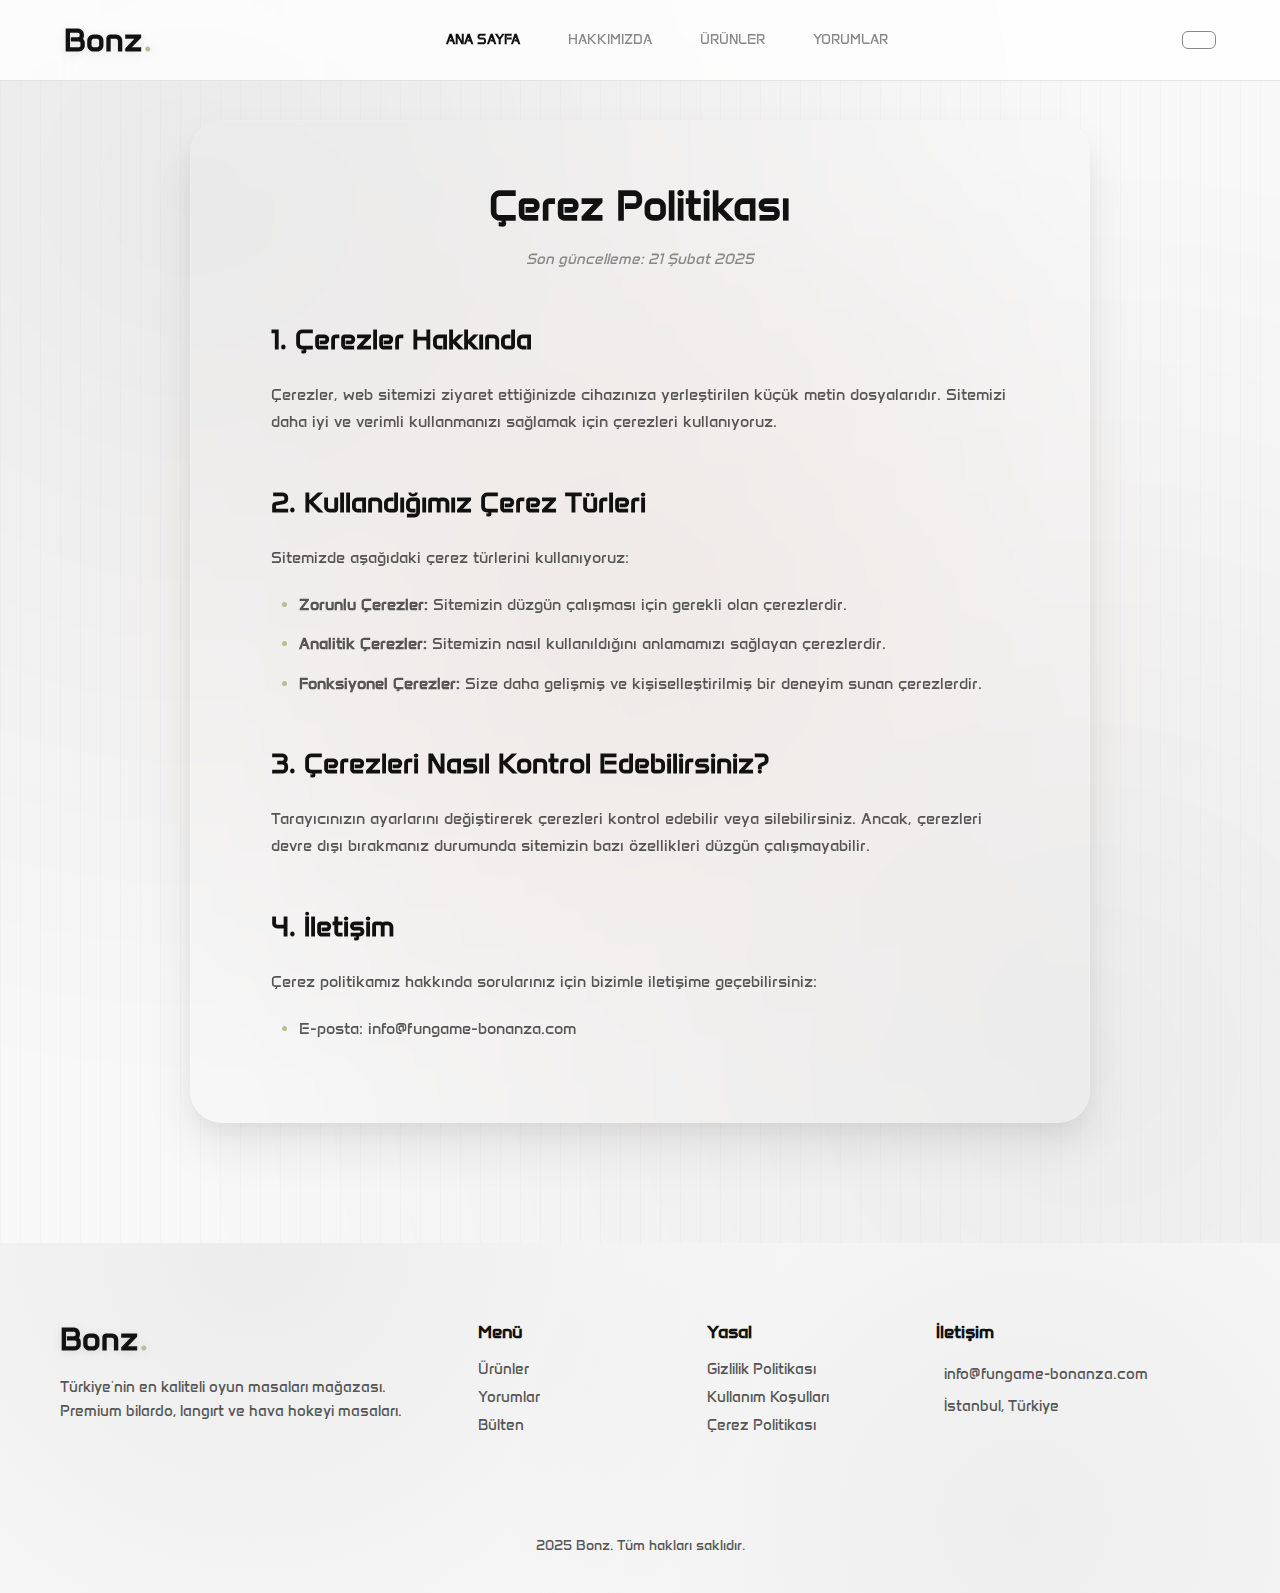
<file: cookie.html>
<!DOCTYPE html>
<html lang="tr">

<head>
	<title>Çerez Politikası - Bonz.</title>
	<meta charset="UTF-8">
	<meta name="format-detection" content="telephone=no">
	<meta name="description" content="Bonz. - Türkiye'nin en kaliteli oyun masaları mağazası. Bilardo, Langırt, Hava Hokeyi ve daha fazlası.">
	<meta name="keywords" content="oyun masası, bilardo masası, langırt masası, hava hokeyi, oyun ekipmanları">
	<meta name="author" content="Bonz.">
	<meta property="og:title" content="Bonz. - Oyun Masaları Mağazası">
	<meta property="og:description" content="Türkiye'nin en kaliteli oyun masaları mağazası. Bilardo, Langırt, Hava Hokeyi ve daha fazlası.">
	<meta property="og:url" content="https://fungame-bonanza.com">
	<meta property="og:type" content="website">
	<link rel="canonical" href="https://fungame-bonanza.com">
	<link rel="icon" type="image/x-icon" href="favicon.ico">
	<style>
		body {
			opacity: 0;
		}
	</style>
	<link rel="stylesheet" href="https://cdnjs.cloudflare.com/ajax/libs/font-awesome/6.7.1/css/all.min.css?_v=20250225103900" integrity="sha512-5Hs3dF2AEPkpNAR7UiOHba+lRSJNeM2ECkwxUIxC1Q/FLycGTbNapWXB4tP889k5T5Ju8fs4b1P5z/iB4nMfSQ==" crossorigin="anonymous" referrerpolicy="no-referrer" />
	<link rel="stylesheet" href="css/style.min.css?_v=20250225103900">
	<meta name="viewport" content="width=device-width, initial-scale=1.0">
</head>

<body>
	<div class="wrapper">
		<header class="header header--light">
			<div class="header__container">
				<a href="index.html" class="header__logo logo">
					<span class="logo-text">
						<span class="logo-letter">B</span>
						<span class="logo-letter">o</span>
						<span class="logo-letter">n</span>
						<span class="logo-letter">z</span>
						<span class="logo-dot">.</span>
					</span>
				</a>
				<div class="header__menu menu">
					<nav class="menu__body">
						<ul class="menu__list">
							<li class="menu__item">
								<a href="index.html#home" class="menu__link _active">Ana Sayfa</a>
							</li>
							<li class="menu__item">
								<a href="index.html#about" class="menu__link">Hakkımızda</a>
							</li>
							<li class="menu__item">
								<a href="index.html#products" class="menu__link">Ürünler</a>
							</li>
							<li class="menu__item">
								<a href="index.html#reviews" class="menu__link">Yorumlar</a>
							</li>
						</ul>
					</nav>
				</div>
				<div class="header__actions">
					<div class="header__cart cart-header">
						<a href="cart.html" class="cart-header__icon">
							<i class="fas fa-shopping-cart"></i>
							<span class="cart-header__count">0</span>
						</a>
						<div class="cart-header__modal">
							<div class="cart-header__body">
								<div class="cart-header__items"></div>
								<div class="cart-header__empty">
									<p>Sepetiniz boş</p>
								</div>
								<div class="cart-header__footer">
									<div class="cart-header__total">
										<span>Toplam:</span>
										<span class="cart-header__total-price">₺0</span>
									</div>
									<a href="cart.html" class="button button--primary button--full">
										Sepete Git
									</a>
								</div>
							</div>
						</div>
					</div>
					<button type="button" class="menu__icon icon-menu" aria-label="Menü">
						<span></span>
					</button>
				</div>
			</div>
		</header>
		<main class="page">
			<section class="legal">
				<div class="legal__container">
					<div class="legal__content">
						<h1>Çerez Politikası</h1>
						<p class="date">Son güncelleme: 21 Şubat 2025</p>

						<h2>1. Çerezler Hakkında</h2>
						<p>Çerezler, web sitemizi ziyaret ettiğinizde cihazınıza yerleştirilen küçük metin dosyalarıdır.
							Sitemizi daha iyi ve verimli kullanmanızı sağlamak için çerezleri kullanıyoruz.</p>

						<h2>2. Kullandığımız Çerez Türleri</h2>
						<p>Sitemizde aşağıdaki çerez türlerini kullanıyoruz:</p>
						<ul>
							<li><strong>Zorunlu Çerezler:</strong> Sitemizin düzgün çalışması için gerekli olan
								çerezlerdir.</li>
							<li><strong>Analitik Çerezler:</strong> Sitemizin nasıl kullanıldığını anlamamızı sağlayan
								çerezlerdir.</li>
							<li><strong>Fonksiyonel Çerezler:</strong> Size daha gelişmiş ve kişiselleştirilmiş bir
								deneyim sunan çerezlerdir.</li>
						</ul>

						<h2>3. Çerezleri Nasıl Kontrol Edebilirsiniz?</h2>
						<p>Tarayıcınızın ayarlarını değiştirerek çerezleri kontrol edebilir veya silebilirsiniz. Ancak,
							çerezleri devre dışı bırakmanız durumunda sitemizin bazı özellikleri düzgün çalışmayabilir.
						</p>

						<h2>4. İletişim</h2>
						<p>Çerez politikamız hakkında sorularınız için bizimle iletişime geçebilirsiniz:</p>
						<ul>
							<li>E-posta: info@fungame-bonanza.com</li>
						</ul>
					</div>
				</div>
			</section>
		</main>
		<footer class="footer">
			<div class="footer__container">
				<div class="footer__content">
					<div class="footer__column footer__column--main">
						<a href="index.html" class="footer__logo logo">
							<span class="logo-text">
								<span class="logo-letter">B</span>
								<span class="logo-letter">o</span>
								<span class="logo-letter">n</span>
								<span class="logo-letter">z</span>
								<span class="logo-dot">.</span>
							</span>
						</a>
						<p class="footer__description">Türkiye'nin en kaliteli oyun masaları mağazası. Premium bilardo, langırt
							ve hava hokeyi masaları.</p>
					</div>

					<div class="footer__column">
						<h3 class="footer__title">Menü</h3>
						<ul class="footer__list">
							<li><a href="index.html#products" data-goto=".products">Ürünler</a></li>
							<li><a href="index.html#reviews" data-goto=".reviews">Yorumlar</a></li>
							<li><a href="index.html#newsletter" data-goto=".newsletter">Bülten</a></li>
						</ul>
					</div>

					<div class="footer__column">
						<h3 class="footer__title">Yasal</h3>
						<ul class="footer__list">
							<li><a href="privacy.html">Gizlilik Politikası</a></li>
							<li><a href="terms.html">Kullanım Koşulları</a></li>
							<li><a href="cookie.html">Çerez Politikası</a></li>
						</ul>
					</div>

					<div class="footer__column">
						<h3 class="footer__title">İletişim</h3>
						<ul class="footer__list">
							<li>
								<a href="mailto:info@fungame-bonanza.com">
									<i class="fas fa-envelope"></i>
									info@fungame-bonanza.com
								</a>
							</li>
							<li>
								<address>
									<i class="fas fa-map-marker-alt"></i>
									İstanbul, Türkiye
								</address>
							</li>
						</ul>
					</div>
				</div>

				<div class="footer__bottom">
					<p class="footer__copyright"> 2025 Bonz. Tüm hakları saklıdır.</p>
				</div>
			</div>
		</footer>

		<!-- Cookie Consent -->
		<div class="cookie-consent" id="cookieConsent">
			<div class="cookie-consent__content">
				<p class="cookie-consent__text">
					Sitemizde çerezler kullanılmaktadır. Sitemizi kullanmaya devam ederek çerez kullanımını kabul etmiş
					olursunuz.
					<a href="cookie.html">Daha fazla bilgi</a>
				</p>
				<div class="cookie-consent__buttons">
					<button class="button button--primary" id="acceptCookies">
						<i class="fas fa-check"></i>
						<span>Kabul Et</span>
					</button>
					<button class="button button--outline" id="declineCookies">
						<i class="fas fa-times"></i>
						<span>Reddet</span>
					</button>
				</div>
			</div>
		</div>
	</div>
	<script src="js/app.min.js?_v=20250225103900"></script>
</body>

</html>
</file>
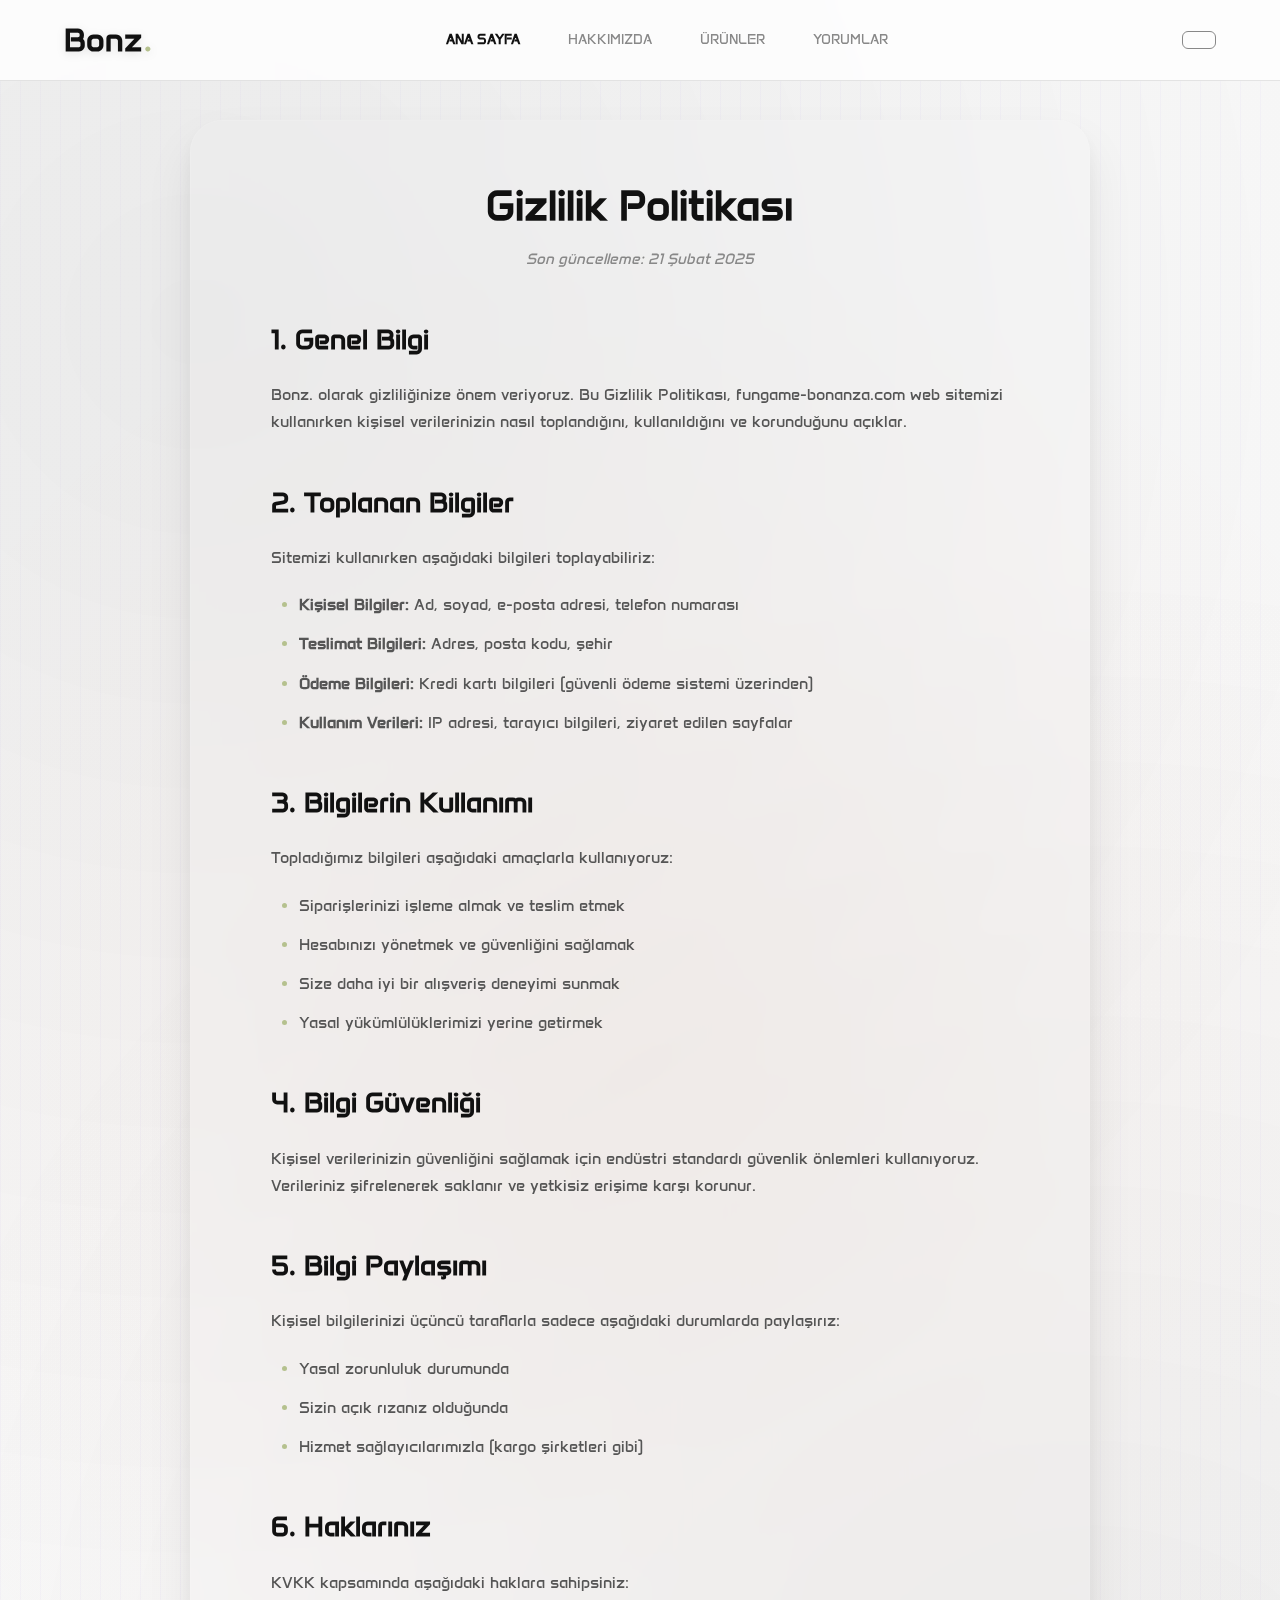
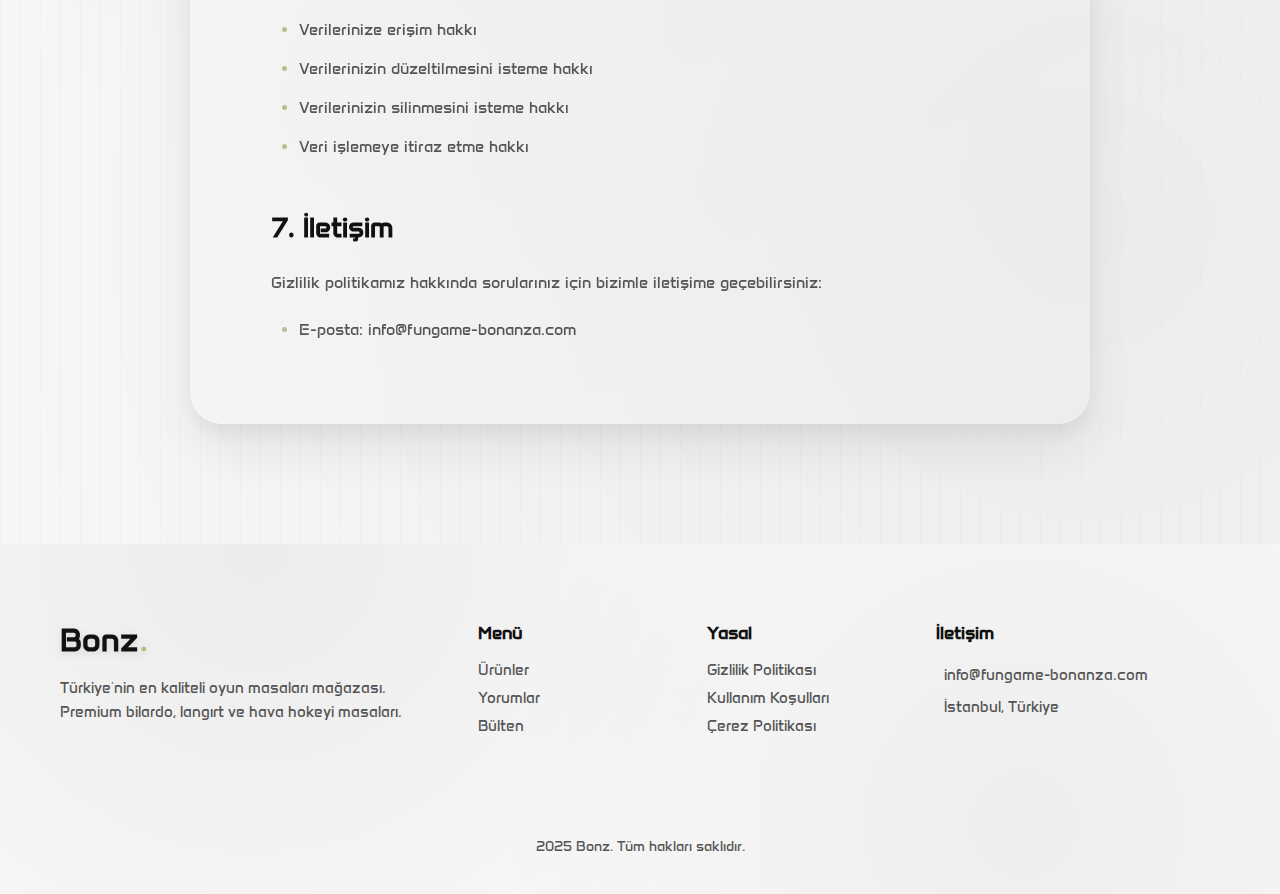
<file: privacy.html>
<!DOCTYPE html>
<html lang="tr">

<head>
	<title>Gizlilik Politikası - Bonz.</title>
	<meta charset="UTF-8">
	<meta name="format-detection" content="telephone=no">
	<meta name="description" content="Bonz. - Türkiye'nin en kaliteli oyun masaları mağazası. Bilardo, Langırt, Hava Hokeyi ve daha fazlası.">
	<meta name="keywords" content="oyun masası, bilardo masası, langırt masası, hava hokeyi, oyun ekipmanları">
	<meta name="author" content="Bonz.">
	<meta property="og:title" content="Bonz. - Oyun Masaları Mağazası">
	<meta property="og:description" content="Türkiye'nin en kaliteli oyun masaları mağazası. Bilardo, Langırt, Hava Hokeyi ve daha fazlası.">
	<meta property="og:url" content="https://fungame-bonanza.com">
	<meta property="og:type" content="website">
	<link rel="canonical" href="https://fungame-bonanza.com">
	<link rel="icon" type="image/x-icon" href="favicon.ico">
	<style>
		body {
			opacity: 0;
		}
	</style>
	<link rel="stylesheet" href="https://cdnjs.cloudflare.com/ajax/libs/font-awesome/6.7.1/css/all.min.css?_v=20250225103900" integrity="sha512-5Hs3dF2AEPkpNAR7UiOHba+lRSJNeM2ECkwxUIxC1Q/FLycGTbNapWXB4tP889k5T5Ju8fs4b1P5z/iB4nMfSQ==" crossorigin="anonymous" referrerpolicy="no-referrer" />
	<link rel="stylesheet" href="css/style.min.css?_v=20250225103900">
	<meta name="viewport" content="width=device-width, initial-scale=1.0">
</head>

<body>
	<div class="wrapper">
		<header class="header header--light">
			<div class="header__container">
				<a href="index.html" class="header__logo logo">
					<span class="logo-text">
						<span class="logo-letter">B</span>
						<span class="logo-letter">o</span>
						<span class="logo-letter">n</span>
						<span class="logo-letter">z</span>
						<span class="logo-dot">.</span>
					</span>
				</a>
				<div class="header__menu menu">
					<nav class="menu__body">
						<ul class="menu__list">
							<li class="menu__item">
								<a href="index.html#home" class="menu__link _active">Ana Sayfa</a>
							</li>
							<li class="menu__item">
								<a href="index.html#about" class="menu__link">Hakkımızda</a>
							</li>
							<li class="menu__item">
								<a href="index.html#products" class="menu__link">Ürünler</a>
							</li>
							<li class="menu__item">
								<a href="index.html#reviews" class="menu__link">Yorumlar</a>
							</li>
						</ul>
					</nav>
				</div>
				<div class="header__actions">
					<div class="header__cart cart-header">
						<a href="cart.html" class="cart-header__icon">
							<i class="fas fa-shopping-cart"></i>
							<span class="cart-header__count">0</span>
						</a>
						<div class="cart-header__modal">
							<div class="cart-header__body">
								<div class="cart-header__items"></div>
								<div class="cart-header__empty">
									<p>Sepetiniz boş</p>
								</div>
								<div class="cart-header__footer">
									<div class="cart-header__total">
										<span>Toplam:</span>
										<span class="cart-header__total-price">₺0</span>
									</div>
									<a href="cart.html" class="button button--primary button--full">
										Sepete Git
									</a>
								</div>
							</div>
						</div>
					</div>
					<button type="button" class="menu__icon icon-menu" aria-label="Menü">
						<span></span>
					</button>
				</div>
			</div>
		</header>
		<main class="page">
			<section class="legal">
				<div class="legal__container">
					<div class="legal__content">
						<h1>Gizlilik Politikası</h1>
						<p class="date">Son güncelleme: 21 Şubat 2025</p>

						<h2>1. Genel Bilgi</h2>
						<p>Bonz. olarak gizliliğinize önem veriyoruz. Bu Gizlilik Politikası, fungame-bonanza.com web
							sitemizi kullanırken kişisel verilerinizin nasıl toplandığını, kullanıldığını ve korunduğunu
							açıklar.</p>

						<h2>2. Toplanan Bilgiler</h2>
						<p>Sitemizi kullanırken aşağıdaki bilgileri toplayabiliriz:</p>
						<ul>
							<li><strong>Kişisel Bilgiler:</strong> Ad, soyad, e-posta adresi, telefon numarası</li>
							<li><strong>Teslimat Bilgileri:</strong> Adres, posta kodu, şehir</li>
							<li><strong>Ödeme Bilgileri:</strong> Kredi kartı bilgileri (güvenli ödeme sistemi
								üzerinden)</li>
							<li><strong>Kullanım Verileri:</strong> IP adresi, tarayıcı bilgileri, ziyaret edilen
								sayfalar</li>
						</ul>

						<h2>3. Bilgilerin Kullanımı</h2>
						<p>Topladığımız bilgileri aşağıdaki amaçlarla kullanıyoruz:</p>
						<ul>
							<li>Siparişlerinizi işleme almak ve teslim etmek</li>
							<li>Hesabınızı yönetmek ve güvenliğini sağlamak</li>
							<li>Size daha iyi bir alışveriş deneyimi sunmak</li>
							<li>Yasal yükümlülüklerimizi yerine getirmek</li>
						</ul>

						<h2>4. Bilgi Güvenliği</h2>
						<p>Kişisel verilerinizin güvenliğini sağlamak için endüstri standardı güvenlik önlemleri
							kullanıyoruz. Verileriniz şifrelenerek saklanır ve yetkisiz erişime karşı korunur.</p>

						<h2>5. Bilgi Paylaşımı</h2>
						<p>Kişisel bilgilerinizi üçüncü taraflarla sadece aşağıdaki durumlarda paylaşırız:</p>
						<ul>
							<li>Yasal zorunluluk durumunda</li>
							<li>Sizin açık rızanız olduğunda</li>
							<li>Hizmet sağlayıcılarımızla (kargo şirketleri gibi)</li>
						</ul>

						<h2>6. Haklarınız</h2>
						<p>KVKK kapsamında aşağıdaki haklara sahipsiniz:</p>
						<ul>
							<li>Verilerinize erişim hakkı</li>
							<li>Verilerinizin düzeltilmesini isteme hakkı</li>
							<li>Verilerinizin silinmesini isteme hakkı</li>
							<li>Veri işlemeye itiraz etme hakkı</li>
						</ul>

						<h2>7. İletişim</h2>
						<p>Gizlilik politikamız hakkında sorularınız için bizimle iletişime geçebilirsiniz:</p>
						<ul>
							<li>E-posta: info@fungame-bonanza.com</li>
						</ul>
					</div>
				</div>
			</section>
		</main>
		<footer class="footer">
			<div class="footer__container">
				<div class="footer__content">
					<div class="footer__column footer__column--main">
						<a href="index.html" class="footer__logo logo">
							<span class="logo-text">
								<span class="logo-letter">B</span>
								<span class="logo-letter">o</span>
								<span class="logo-letter">n</span>
								<span class="logo-letter">z</span>
								<span class="logo-dot">.</span>
							</span>
						</a>
						<p class="footer__description">Türkiye'nin en kaliteli oyun masaları mağazası. Premium bilardo, langırt
							ve hava hokeyi masaları.</p>
					</div>

					<div class="footer__column">
						<h3 class="footer__title">Menü</h3>
						<ul class="footer__list">
							<li><a href="index.html#products" data-goto=".products">Ürünler</a></li>
							<li><a href="index.html#reviews" data-goto=".reviews">Yorumlar</a></li>
							<li><a href="index.html#newsletter" data-goto=".newsletter">Bülten</a></li>
						</ul>
					</div>

					<div class="footer__column">
						<h3 class="footer__title">Yasal</h3>
						<ul class="footer__list">
							<li><a href="privacy.html">Gizlilik Politikası</a></li>
							<li><a href="terms.html">Kullanım Koşulları</a></li>
							<li><a href="cookie.html">Çerez Politikası</a></li>
						</ul>
					</div>

					<div class="footer__column">
						<h3 class="footer__title">İletişim</h3>
						<ul class="footer__list">
							<li>
								<a href="mailto:info@fungame-bonanza.com">
									<i class="fas fa-envelope"></i>
									info@fungame-bonanza.com
								</a>
							</li>
							<li>
								<address>
									<i class="fas fa-map-marker-alt"></i>
									İstanbul, Türkiye
								</address>
							</li>
						</ul>
					</div>
				</div>

				<div class="footer__bottom">
					<p class="footer__copyright"> 2025 Bonz. Tüm hakları saklıdır.</p>
				</div>
			</div>
		</footer>

		<!-- Cookie Consent -->
		<div class="cookie-consent" id="cookieConsent">
			<div class="cookie-consent__content">
				<p class="cookie-consent__text">
					Sitemizde çerezler kullanılmaktadır. Sitemizi kullanmaya devam ederek çerez kullanımını kabul etmiş
					olursunuz.
					<a href="cookie.html">Daha fazla bilgi</a>
				</p>
				<div class="cookie-consent__buttons">
					<button class="button button--primary" id="acceptCookies">
						<i class="fas fa-check"></i>
						<span>Kabul Et</span>
					</button>
					<button class="button button--outline" id="declineCookies">
						<i class="fas fa-times"></i>
						<span>Reddet</span>
					</button>
				</div>
			</div>
		</div>
	</div>
	<script src="js/app.min.js?_v=20250225103900"></script>
</body>

</html>
</file>
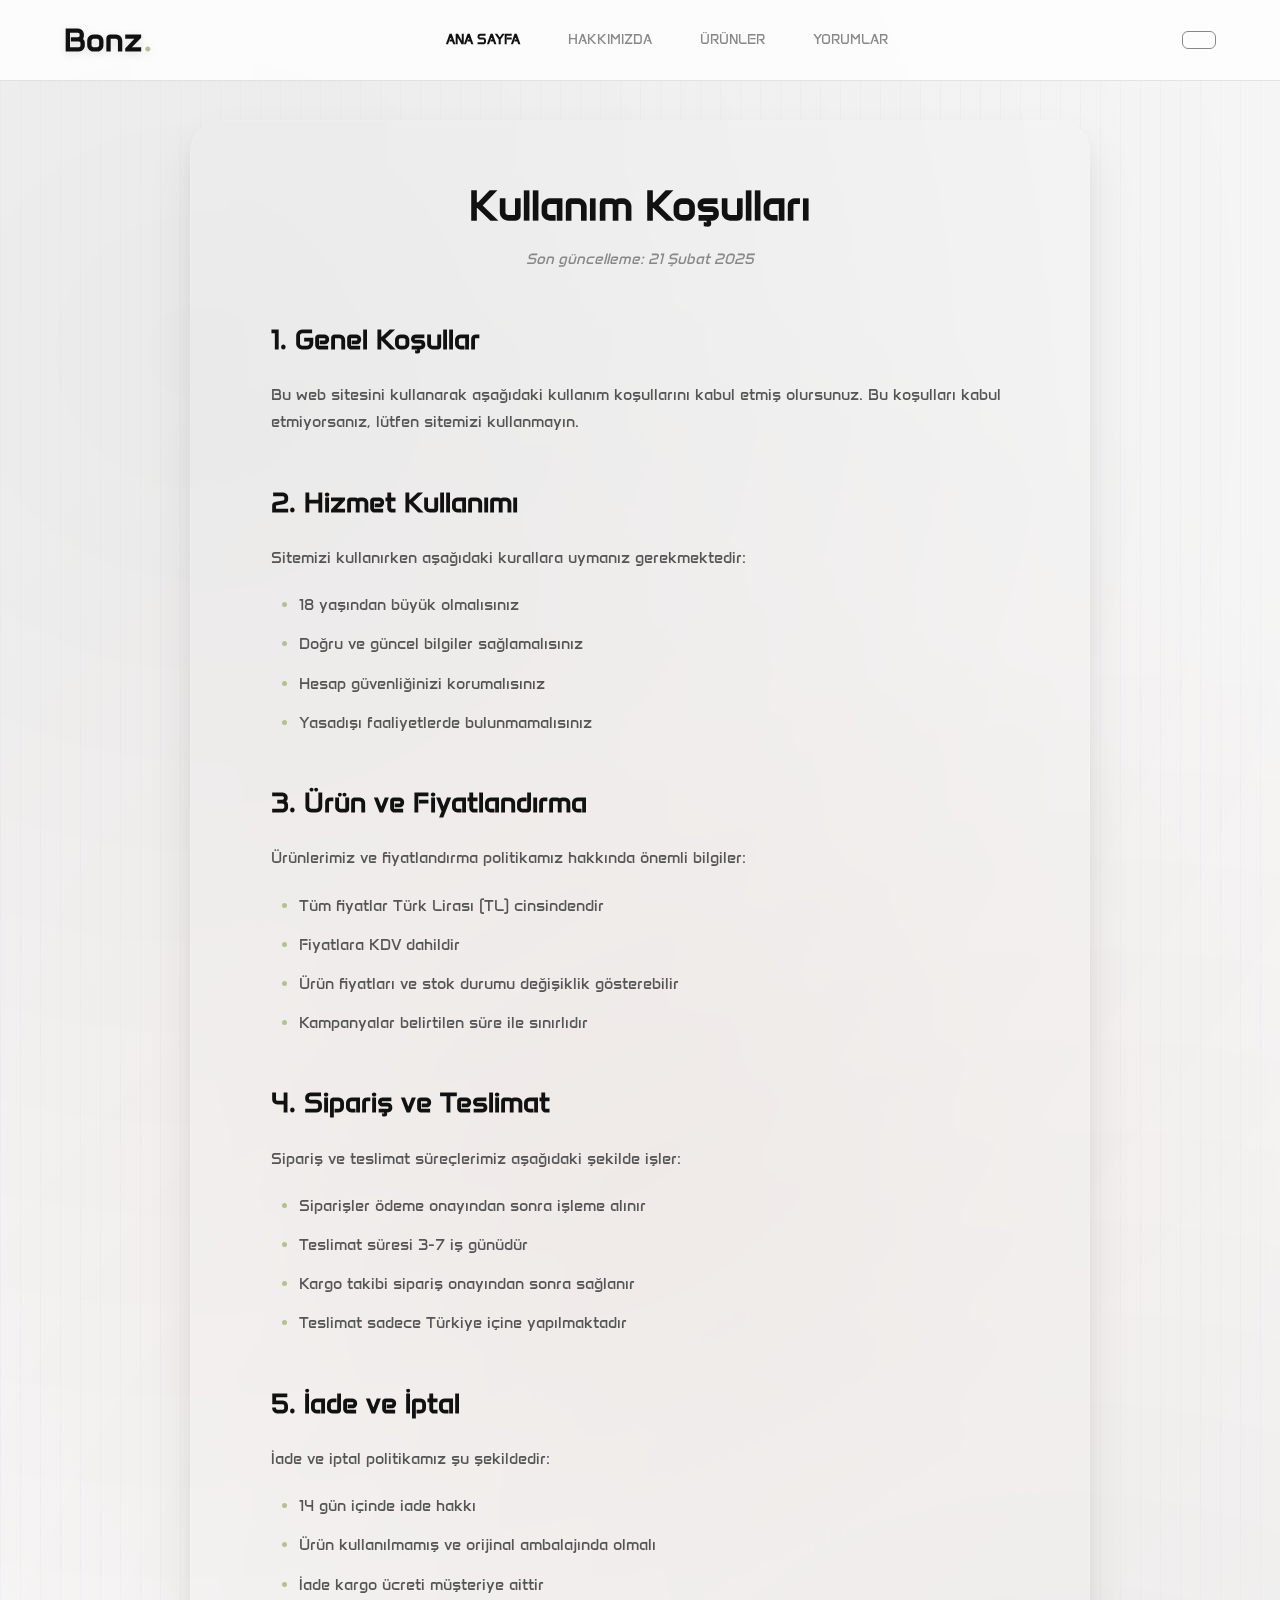
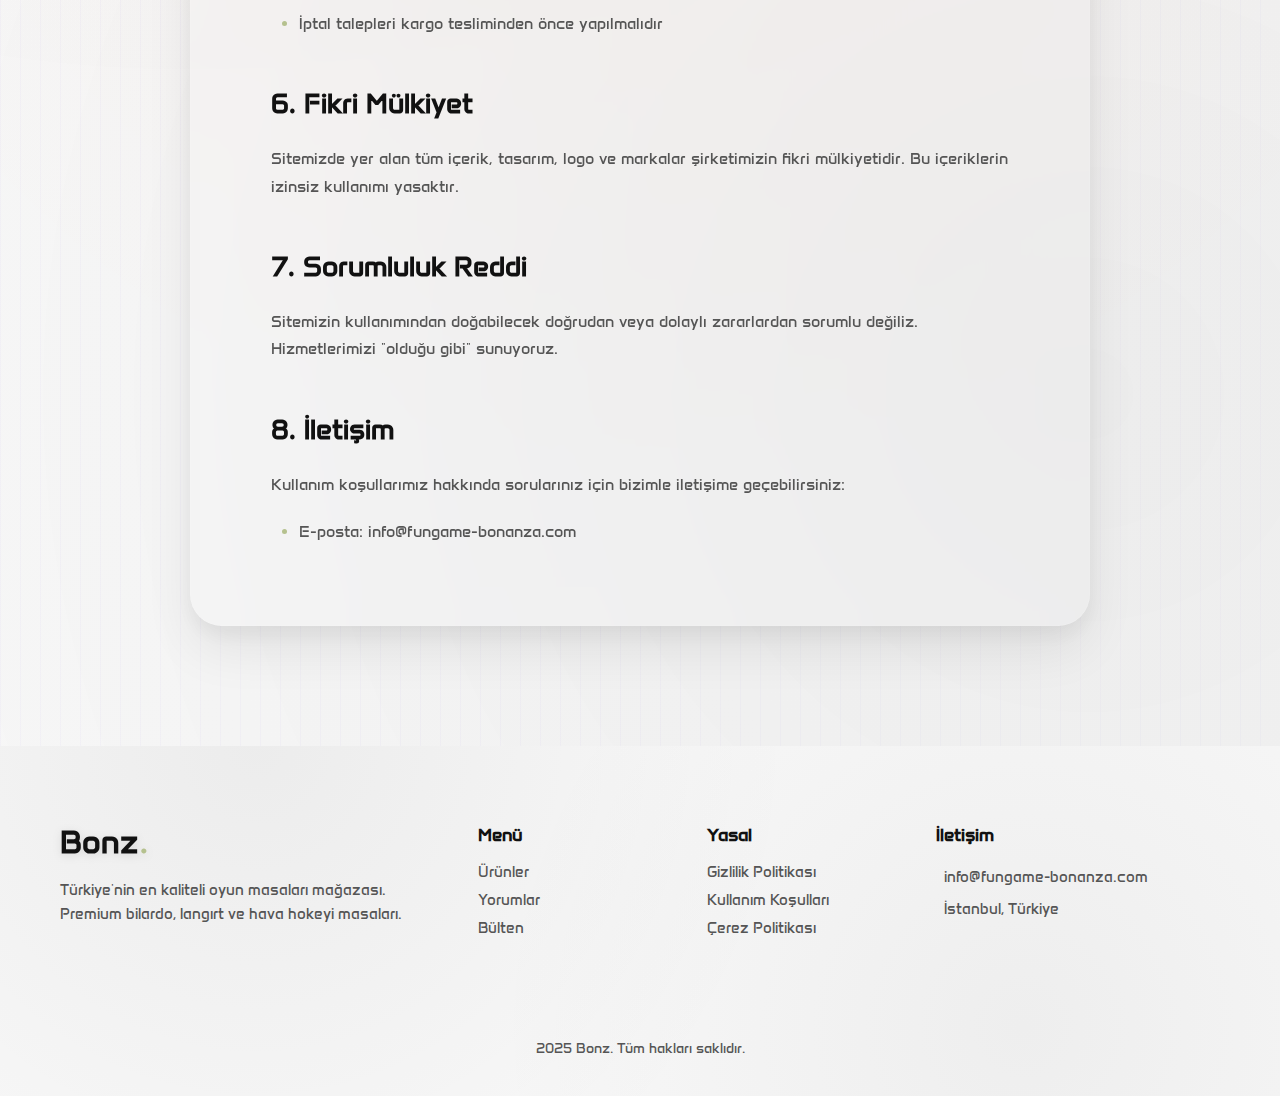
<file: terms.html>
<!DOCTYPE html>
<html lang="tr">

<head>
	<title>Kullanım Koşulları - Bonz.</title>
	<meta charset="UTF-8">
	<meta name="format-detection" content="telephone=no">
	<meta name="description" content="Bonz. - Türkiye'nin en kaliteli oyun masaları mağazası. Bilardo, Langırt, Hava Hokeyi ve daha fazlası.">
	<meta name="keywords" content="oyun masası, bilardo masası, langırt masası, hava hokeyi, oyun ekipmanları">
	<meta name="author" content="Bonz.">
	<meta property="og:title" content="Bonz. - Oyun Masaları Mağazası">
	<meta property="og:description" content="Türkiye'nin en kaliteli oyun masaları mağazası. Bilardo, Langırt, Hava Hokeyi ve daha fazlası.">
	<meta property="og:url" content="https://fungame-bonanza.com">
	<meta property="og:type" content="website">
	<link rel="canonical" href="https://fungame-bonanza.com">
	<link rel="icon" type="image/x-icon" href="favicon.ico">
	<style>
		body {
			opacity: 0;
		}
	</style>
	<link rel="stylesheet" href="https://cdnjs.cloudflare.com/ajax/libs/font-awesome/6.7.1/css/all.min.css?_v=20250225103900" integrity="sha512-5Hs3dF2AEPkpNAR7UiOHba+lRSJNeM2ECkwxUIxC1Q/FLycGTbNapWXB4tP889k5T5Ju8fs4b1P5z/iB4nMfSQ==" crossorigin="anonymous" referrerpolicy="no-referrer" />
	<link rel="stylesheet" href="css/style.min.css?_v=20250225103900">
	<meta name="viewport" content="width=device-width, initial-scale=1.0">
</head>

<body>
	<div class="wrapper">
		<header class="header header--light">
			<div class="header__container">
				<a href="index.html" class="header__logo logo">
					<span class="logo-text">
						<span class="logo-letter">B</span>
						<span class="logo-letter">o</span>
						<span class="logo-letter">n</span>
						<span class="logo-letter">z</span>
						<span class="logo-dot">.</span>
					</span>
				</a>
				<div class="header__menu menu">
					<nav class="menu__body">
						<ul class="menu__list">
							<li class="menu__item">
								<a href="index.html#home" class="menu__link _active">Ana Sayfa</a>
							</li>
							<li class="menu__item">
								<a href="index.html#about" class="menu__link">Hakkımızda</a>
							</li>
							<li class="menu__item">
								<a href="index.html#products" class="menu__link">Ürünler</a>
							</li>
							<li class="menu__item">
								<a href="index.html#reviews" class="menu__link">Yorumlar</a>
							</li>
						</ul>
					</nav>
				</div>
				<div class="header__actions">
					<div class="header__cart cart-header">
						<a href="cart.html" class="cart-header__icon">
							<i class="fas fa-shopping-cart"></i>
							<span class="cart-header__count">0</span>
						</a>
						<div class="cart-header__modal">
							<div class="cart-header__body">
								<div class="cart-header__items"></div>
								<div class="cart-header__empty">
									<p>Sepetiniz boş</p>
								</div>
								<div class="cart-header__footer">
									<div class="cart-header__total">
										<span>Toplam:</span>
										<span class="cart-header__total-price">₺0</span>
									</div>
									<a href="cart.html" class="button button--primary button--full">
										Sepete Git
									</a>
								</div>
							</div>
						</div>
					</div>
					<button type="button" class="menu__icon icon-menu" aria-label="Menü">
						<span></span>
					</button>
				</div>
			</div>
		</header>
		<main class="page">
			<section class="legal">
				<div class="legal__container">
					<div class="legal__content">
						<h1>Kullanım Koşulları</h1>
						<p class="date">Son güncelleme: 21 Şubat 2025</p>

						<h2>1. Genel Koşullar</h2>
						<p>Bu web sitesini kullanarak aşağıdaki kullanım koşullarını kabul etmiş olursunuz. Bu koşulları
							kabul etmiyorsanız, lütfen sitemizi kullanmayın.</p>

						<h2>2. Hizmet Kullanımı</h2>
						<p>Sitemizi kullanırken aşağıdaki kurallara uymanız gerekmektedir:</p>
						<ul>
							<li>18 yaşından büyük olmalısınız</li>
							<li>Doğru ve güncel bilgiler sağlamalısınız</li>
							<li>Hesap güvenliğinizi korumalısınız</li>
							<li>Yasadışı faaliyetlerde bulunmamalısınız</li>
						</ul>

						<h2>3. Ürün ve Fiyatlandırma</h2>
						<p>Ürünlerimiz ve fiyatlandırma politikamız hakkında önemli bilgiler:</p>
						<ul>
							<li>Tüm fiyatlar Türk Lirası (TL) cinsindendir</li>
							<li>Fiyatlara KDV dahildir</li>
							<li>Ürün fiyatları ve stok durumu değişiklik gösterebilir</li>
							<li>Kampanyalar belirtilen süre ile sınırlıdır</li>
						</ul>

						<h2>4. Sipariş ve Teslimat</h2>
						<p>Sipariş ve teslimat süreçlerimiz aşağıdaki şekilde işler:</p>
						<ul>
							<li>Siparişler ödeme onayından sonra işleme alınır</li>
							<li>Teslimat süresi 3-7 iş günüdür</li>
							<li>Kargo takibi sipariş onayından sonra sağlanır</li>
							<li>Teslimat sadece Türkiye içine yapılmaktadır</li>
						</ul>

						<h2>5. İade ve İptal</h2>
						<p>İade ve iptal politikamız şu şekildedir:</p>
						<ul>
							<li>14 gün içinde iade hakkı</li>
							<li>Ürün kullanılmamış ve orijinal ambalajında olmalı</li>
							<li>İade kargo ücreti müşteriye aittir</li>
							<li>İptal talepleri kargo tesliminden önce yapılmalıdır</li>
						</ul>

						<h2>6. Fikri Mülkiyet</h2>
						<p>Sitemizde yer alan tüm içerik, tasarım, logo ve markalar şirketimizin fikri mülkiyetidir. Bu
							içeriklerin izinsiz kullanımı yasaktır.</p>

						<h2>7. Sorumluluk Reddi</h2>
						<p>Sitemizin kullanımından doğabilecek doğrudan veya dolaylı zararlardan sorumlu değiliz.
							Hizmetlerimizi "olduğu gibi" sunuyoruz.</p>

						<h2>8. İletişim</h2>
						<p>Kullanım koşullarımız hakkında sorularınız için bizimle iletişime geçebilirsiniz:</p>
						<ul>
							<li>E-posta: info@fungame-bonanza.com</li>
						</ul>
					</div>
				</div>
			</section>
		</main>
		<footer class="footer">
			<div class="footer__container">
				<div class="footer__content">
					<div class="footer__column footer__column--main">
						<a href="index.html" class="footer__logo logo">
							<span class="logo-text">
								<span class="logo-letter">B</span>
								<span class="logo-letter">o</span>
								<span class="logo-letter">n</span>
								<span class="logo-letter">z</span>
								<span class="logo-dot">.</span>
							</span>
						</a>
						<p class="footer__description">Türkiye'nin en kaliteli oyun masaları mağazası. Premium bilardo, langırt
							ve hava hokeyi masaları.</p>
					</div>

					<div class="footer__column">
						<h3 class="footer__title">Menü</h3>
						<ul class="footer__list">
							<li><a href="index.html#products" data-goto=".products">Ürünler</a></li>
							<li><a href="index.html#reviews" data-goto=".reviews">Yorumlar</a></li>
							<li><a href="index.html#newsletter" data-goto=".newsletter">Bülten</a></li>
						</ul>
					</div>

					<div class="footer__column">
						<h3 class="footer__title">Yasal</h3>
						<ul class="footer__list">
							<li><a href="privacy.html">Gizlilik Politikası</a></li>
							<li><a href="terms.html">Kullanım Koşulları</a></li>
							<li><a href="cookie.html">Çerez Politikası</a></li>
						</ul>
					</div>

					<div class="footer__column">
						<h3 class="footer__title">İletişim</h3>
						<ul class="footer__list">
							<li>
								<a href="mailto:info@fungame-bonanza.com">
									<i class="fas fa-envelope"></i>
									info@fungame-bonanza.com
								</a>
							</li>
							<li>
								<address>
									<i class="fas fa-map-marker-alt"></i>
									İstanbul, Türkiye
								</address>
							</li>
						</ul>
					</div>
				</div>

				<div class="footer__bottom">
					<p class="footer__copyright"> 2025 Bonz. Tüm hakları saklıdır.</p>
				</div>
			</div>
		</footer>

		<!-- Cookie Consent -->
		<div class="cookie-consent" id="cookieConsent">
			<div class="cookie-consent__content">
				<p class="cookie-consent__text">
					Sitemizde çerezler kullanılmaktadır. Sitemizi kullanmaya devam ederek çerez kullanımını kabul etmiş
					olursunuz.
					<a href="cookie.html">Daha fazla bilgi</a>
				</p>
				<div class="cookie-consent__buttons">
					<button class="button button--primary" id="acceptCookies">
						<i class="fas fa-check"></i>
						<span>Kabul Et</span>
					</button>
					<button class="button button--outline" id="declineCookies">
						<i class="fas fa-times"></i>
						<span>Reddet</span>
					</button>
				</div>
			</div>
		</div>
	</div>
	<script src="js/app.min.js?_v=20250225103900"></script>
</body>

</html>
</file>
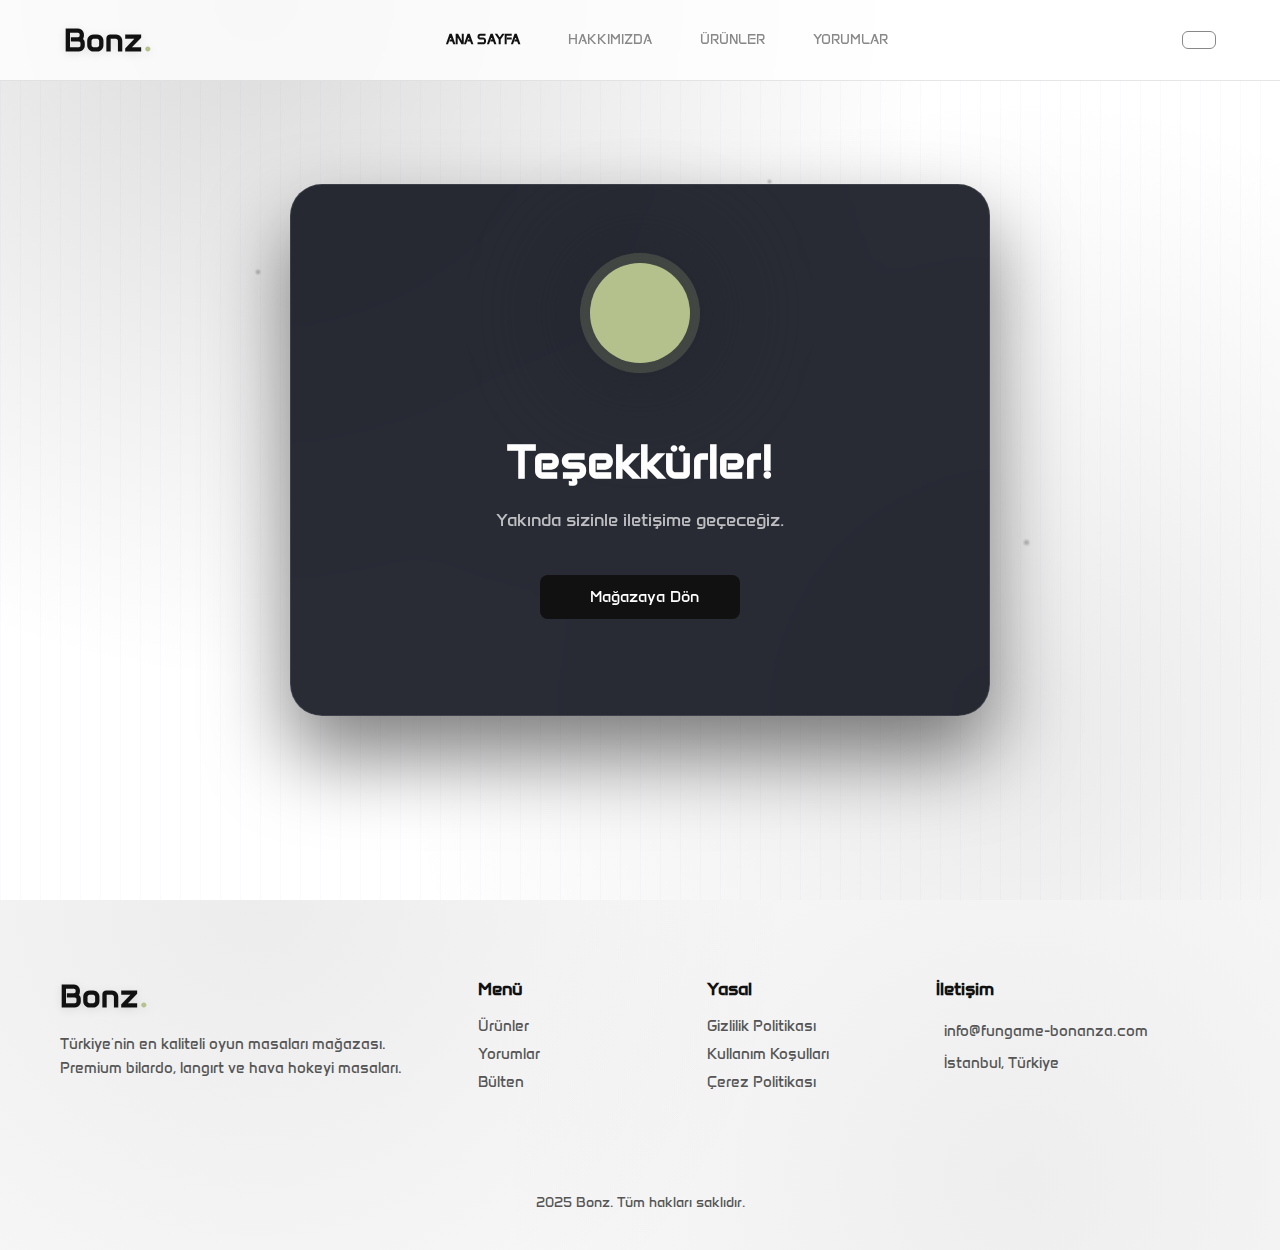
<file: thank-you.html>
<!DOCTYPE html>
<html lang="tr">

<head>
	<title>Teşekkürler! - Oyun</title>
	<meta charset="UTF-8">
	<meta name="format-detection" content="telephone=no">
	<meta name="description" content="Bonz. - Türkiye'nin en kaliteli oyun masaları mağazası. Bilardo, Langırt, Hava Hokeyi ve daha fazlası.">
	<meta name="keywords" content="oyun masası, bilardo masası, langırt masası, hava hokeyi, oyun ekipmanları">
	<meta name="author" content="Bonz.">
	<meta property="og:title" content="Bonz. - Oyun Masaları Mağazası">
	<meta property="og:description" content="Türkiye'nin en kaliteli oyun masaları mağazası. Bilardo, Langırt, Hava Hokeyi ve daha fazlası.">
	<meta property="og:url" content="https://fungame-bonanza.com">
	<meta property="og:type" content="website">
	<link rel="canonical" href="https://fungame-bonanza.com">
	<link rel="icon" type="image/x-icon" href="favicon.ico">
	<style>
		body {
			opacity: 0;
		}
	</style>
	<link rel="stylesheet" href="https://cdnjs.cloudflare.com/ajax/libs/font-awesome/6.7.1/css/all.min.css?_v=20250225103900" integrity="sha512-5Hs3dF2AEPkpNAR7UiOHba+lRSJNeM2ECkwxUIxC1Q/FLycGTbNapWXB4tP889k5T5Ju8fs4b1P5z/iB4nMfSQ==" crossorigin="anonymous" referrerpolicy="no-referrer" />
	<link rel="stylesheet" href="css/style.min.css?_v=20250225103900">
	<meta name="viewport" content="width=device-width, initial-scale=1.0">
</head>

<body>
	<div class="wrapper">
		<header class="header header--light">
			<div class="header__container">
				<a href="index.html" class="header__logo logo">
					<span class="logo-text">
						<span class="logo-letter">B</span>
						<span class="logo-letter">o</span>
						<span class="logo-letter">n</span>
						<span class="logo-letter">z</span>
						<span class="logo-dot">.</span>
					</span>
				</a>
				<div class="header__menu menu">
					<nav class="menu__body">
						<ul class="menu__list">
							<li class="menu__item">
								<a href="index.html#home" class="menu__link _active">Ana Sayfa</a>
							</li>
							<li class="menu__item">
								<a href="index.html#about" class="menu__link">Hakkımızda</a>
							</li>
							<li class="menu__item">
								<a href="index.html#products" class="menu__link">Ürünler</a>
							</li>
							<li class="menu__item">
								<a href="index.html#reviews" class="menu__link">Yorumlar</a>
							</li>
						</ul>
					</nav>
				</div>
				<div class="header__actions">
					<div class="header__cart cart-header">
						<a href="cart.html" class="cart-header__icon">
							<i class="fas fa-shopping-cart"></i>
							<span class="cart-header__count">0</span>
						</a>
						<div class="cart-header__modal">
							<div class="cart-header__body">
								<div class="cart-header__items"></div>
								<div class="cart-header__empty">
									<p>Sepetiniz boş</p>
								</div>
								<div class="cart-header__footer">
									<div class="cart-header__total">
										<span>Toplam:</span>
										<span class="cart-header__total-price">₺0</span>
									</div>
									<a href="cart.html" class="button button--primary button--full">
										Sepete Git
									</a>
								</div>
							</div>
						</div>
					</div>
					<button type="button" class="menu__icon icon-menu" aria-label="Menü">
						<span></span>
					</button>
				</div>
			</div>
		</header>
		<main class="page">
			<section class="thank-you">
				<div class="thank-you__container">
					<div class="thank-you__content">
						<div class="thank-you__success-box">
							<div class="thank-you__icon-wrapper">
								<div class="thank-you__icon">
									<i class="fas fa-check"></i>
								</div>
							</div>
							<div class="thank-you__glow"></div>
						</div>

						<div class="thank-you__text">
							<h1 class="thank-you__title">Teşekkürler!</h1>
							<p class="thank-you__message">Yakında sizinle iletişime geçeceğiz.</p>
						</div>

						<div class="thank-you__actions">
							<a href="index.html" class="button button--primary">
								<i class="fas fa-home"></i>
								<span>Mağazaya Dön</span>
							</a>
						</div>
					</div>
				</div>
				<div class="thank-you__particles">
					<div class="particle"></div>
					<div class="particle"></div>
					<div class="particle"></div>
					<div class="particle"></div>
					<div class="particle"></div>
				</div>
			</section>
		</main>
		<footer class="footer">
			<div class="footer__container">
				<div class="footer__content">
					<div class="footer__column footer__column--main">
						<a href="index.html" class="footer__logo logo">
							<span class="logo-text">
								<span class="logo-letter">B</span>
								<span class="logo-letter">o</span>
								<span class="logo-letter">n</span>
								<span class="logo-letter">z</span>
								<span class="logo-dot">.</span>
							</span>
						</a>
						<p class="footer__description">Türkiye'nin en kaliteli oyun masaları mağazası. Premium bilardo, langırt
							ve hava hokeyi masaları.</p>
					</div>

					<div class="footer__column">
						<h3 class="footer__title">Menü</h3>
						<ul class="footer__list">
							<li><a href="index.html#products" data-goto=".products">Ürünler</a></li>
							<li><a href="index.html#reviews" data-goto=".reviews">Yorumlar</a></li>
							<li><a href="index.html#newsletter" data-goto=".newsletter">Bülten</a></li>
						</ul>
					</div>

					<div class="footer__column">
						<h3 class="footer__title">Yasal</h3>
						<ul class="footer__list">
							<li><a href="privacy.html">Gizlilik Politikası</a></li>
							<li><a href="terms.html">Kullanım Koşulları</a></li>
							<li><a href="cookie.html">Çerez Politikası</a></li>
						</ul>
					</div>

					<div class="footer__column">
						<h3 class="footer__title">İletişim</h3>
						<ul class="footer__list">
							<li>
								<a href="mailto:info@fungame-bonanza.com">
									<i class="fas fa-envelope"></i>
									info@fungame-bonanza.com
								</a>
							</li>
							<li>
								<address>
									<i class="fas fa-map-marker-alt"></i>
									İstanbul, Türkiye
								</address>
							</li>
						</ul>
					</div>
				</div>

				<div class="footer__bottom">
					<p class="footer__copyright"> 2025 Bonz. Tüm hakları saklıdır.</p>
				</div>
			</div>
		</footer>

		<!-- Cookie Consent -->
		<div class="cookie-consent" id="cookieConsent">
			<div class="cookie-consent__content">
				<p class="cookie-consent__text">
					Sitemizde çerezler kullanılmaktadır. Sitemizi kullanmaya devam ederek çerez kullanımını kabul etmiş
					olursunuz.
					<a href="cookie.html">Daha fazla bilgi</a>
				</p>
				<div class="cookie-consent__buttons">
					<button class="button button--primary" id="acceptCookies">
						<i class="fas fa-check"></i>
						<span>Kabul Et</span>
					</button>
					<button class="button button--outline" id="declineCookies">
						<i class="fas fa-times"></i>
						<span>Reddet</span>
					</button>
				</div>
			</div>
		</div>
	</div>
	<script src="js/app.min.js?_v=20250225103900"></script>
</body>

</html>
</file>
<file: css/style.min.css>
@import url(https://fonts.googleapis.com/css2?family=Anta&display=swap);:root{--primary:#111111;--primary-dark:#000000;--secondary:#333333;--accent:#B5C18E;--accent-dark:#626F47;--inverse:#FFFFFF;--text-primary:#111111;--text-secondary:#555555;--text-light:#888888;--bg-dark:#FFFFFF;--bg-light:#F8F8F8;--gradient-primary:linear-gradient( 135deg, #111111 0%, #222222 50%, #333333 100% );--gradient-shine:linear-gradient( 45deg, transparent 0%, rgba(17, 17, 17, 0.03) 100% );--primary-rgb:17,17,17;--secondary-rgb:51,51,51;--accent-rgb:255,85,0;--shadow-sm:0 1px 2px rgba(0, 0, 0, 0.08);--shadow-md:0 4px 6px rgba(0, 0, 0, 0.12);--shadow-lg:0 10px 15px rgba(0, 0, 0, 0.16);--transition-base:all 0.3s cubic-bezier(0.4, 0, 0.2, 1);--transition-fade:opacity 0.3s cubic-bezier(0.4, 0, 0.2, 1);--transition-bounce:all 0.5s cubic-bezier(0.34, 1.56, 0.64, 1)}*{padding:0;margin:0;border:0}*,*::after,*::before{box-sizing:border-box}*::after,*::before{display:inline-block}body,html{height:100%;min-width:320px}body{color:#000;line-height:1;font-family:Anta;font-size:1rem;-ms-text-size-adjust:100%;-moz-text-size-adjust:100%;-webkit-text-size-adjust:100%;-webkit-font-smoothing:antialiased;-moz-osx-font-smoothing:grayscale}button,input,textarea{font-family:Anta;font-size:inherit;line-height:inherit;color:inherit;background-color:rgba(0,0,0,0)}input,textarea{width:100%}label{display:inline-block}button,option,select{cursor:pointer}a{display:inline-block;color:inherit;text-decoration:none}ul li{list-style:none}img{vertical-align:top}h1,h2,h3,h4,h5,h6{font-weight:inherit;font-size:inherit}dl,ol,ul{padding:0;margin:0}html{scroll-behavior:smooth}body{transition:all .6s}.lock body{overflow:hidden;touch-action:none;-ms-scroll-chaining:none;overscroll-behavior:none}.loaded body{opacity:1}.wrapper{min-height:100%;display:flex;flex-direction:column;overflow:hidden}@supports (overflow:clip){.wrapper{overflow:clip}}.wrapper>main{flex:1 1 auto}.wrapper>*{min-width:0}[class*=__container]{max-width:75rem;margin:0 auto;padding:0 .9375rem}[class*="--gc"]{display:grid;min-width:0;grid-template-columns:.9375rem 1fr minmax(auto,73.125rem) 1fr .9375rem}[class*="--gc"]>*{min-width:0;grid-column:3/4}.menu__list{display:flex;justify-content:center;align-items:center;gap:2.5rem}.menu__item{text-transform:uppercase;position:relative}.menu__link{display:inline-flex;align-items:center;gap:.5rem;padding:.5rem .25rem;color:var(--text-light);font-size:.875rem;font-weight:500;text-decoration:none;transition:all .3s ease}.menu__link:hover{color:var(--primary)}.menu__link._active{color:var(--primary);font-weight:600}.menu__link i{font-size:1rem;opacity:.8;transition:-webkit-transform .3s ease;transition:transform .3s ease;transition:transform .3s ease,-webkit-transform .3s ease}.menu__link:hover i{-webkit-transform:translateX(4px);transform:translateX(4px)}.icon-menu{display:none}.cart,.cookie,.legal,.privacy,.products,.reviews,.terms,.thank-you{background:linear-gradient(rgba(255,255,255,.03) 1px,transparent 1px),linear-gradient(90deg,rgba(135,80,247,.03) 1px,transparent 1px);background-size:20px 20px}.ibg{width:100%;height:100%;-o-object-fit:cover;object-fit:cover}.ibg--top{-o-object-position:top;object-position:top}.ibg--bottom{-o-object-position:bottom;object-position:bottom}.ibg--left{-o-object-position:left;object-position:left}.ibg--right{-o-object-position:right;object-position:right}.ibg--contain{-o-object-fit:contain;object-fit:contain}.cookie-consent{position:fixed;bottom:1.875rem;left:50%;-webkit-transform:translate(-50%,120%);transform:translate(-50%,120%);background:rgba(255,255,255,.95);backdrop-filter:blur(10px);-webkit-backdrop-filter:blur(10px);padding:1.25rem;border-radius:1rem;box-shadow:0 .25rem 1.5rem rgba(0,0,0,.1);width:min(100% - 1.875rem,31.25rem);z-index:1000;transition:-webkit-transform .3s ease;transition:transform .3s ease;transition:transform .3s ease,-webkit-transform .3s ease}.cookie-consent.show{-webkit-transform:translate(-50%,0);transform:translate(-50%,0)}.cookie-consent__content{display:flex;flex-direction:column;gap:1.25rem}.cookie-consent__text{color:rgba(0,0,0,.9);font-size:.875rem;line-height:1.5;margin:0}.cookie-consent__buttons{display:flex;gap:.625rem;justify-content:flex-end}.cookie-consent__buttons .button{pointer-events:auto;cursor:pointer;-webkit-user-select:none;-ms-user-select:none;user-select:none}.hidden{display:none!important}.logo{position:relative;z-index:51;font-size:2rem;font-weight:800;text-decoration:none;display:inline-flex;align-items:center;-webkit-filter:drop-shadow(0 2px 4px rgba(0, 0, 0, .1));filter:drop-shadow(0 2px 4px rgba(0, 0, 0, .1))}.logo .logo-text{position:relative;display:flex;align-items:center}.logo .logo-letter{position:relative;display:inline-block;color:var(--primary);transition:all .3s ease}.logo .logo-dot{position:relative;color:var(--accent);margin-left:.125rem;display:inline-block;transition:all .3s ease}.logo:hover .logo-letter{color:var(--primary-dark)}.logo:hover .logo-dot{color:var(--accent-dark)}.header{position:fixed;top:0;left:0;width:100%;background:rgba(255,255,255,.8);backdrop-filter:blur(10px);-webkit-backdrop-filter:blur(10px);z-index:50;border-bottom:1px solid rgba(0,0,0,.1);transition:all .3s ease}.header__container{display:flex;align-items:center;justify-content:space-between;min-height:80px;padding:0 1.5rem;max-width:75rem;margin:0 auto}.header__menu{margin:0 auto}.header__actions{display:flex;align-items:center;gap:1.5rem}.header__cart{position:relative;display:flex;align-items:center;gap:.5rem;padding:.5rem 1rem;border-radius:.375rem;color:var(--text-secondary);font-size:.875rem;font-weight:500;transition:var(--transition-base);background:rgba(0,0,0,0);border:1px solid var(--text-light)}.header__cart:hover{border-color:var(--primary);-webkit-transform:translateY(-.125rem);transform:translateY(-.125rem)}.header__cart:hover .cart-header__icon{-webkit-transform:scale(1.1);transform:scale(1.1);color:var(--primary)}.header__cart:hover .cart-header__count{-webkit-transform:scale(1.1) translateY(-.125rem);transform:scale(1.1) translateY(-.125rem);background:var(--primary);color:var(--inverse)}.header__cart__icon{font-size:1.125rem;color:var(--text-secondary);transition:var(--transition-base)}.header__cart__count{position:absolute;top:-.375rem;right:-.375rem;width:1.25rem;height:1.25rem;padding:.375rem;background:var(--bg-light);color:var(--inverse);border-radius:1.25rem;font-size:.75rem;font-weight:600;display:flex;align-items:center;justify-content:center;transition:var(--transition-bounce);border:2px solid var(--bg-dark);box-shadow:var(--shadow-sm)}.header__cart__count:empty{display:none}.header__cart__text{font-weight:500;white-space:nowrap;color:var(--text-secondary)}.header__cart__price{font-weight:600;color:var(--primary)}.header__burger{display:none;position:relative;width:2.5rem;height:2.5rem;border-radius:12px;background:rgba(0,0,0,.05);border:1px solid rgba(0,0,0,.1);z-index:51;transition:all .3s ease}.header__burger:hover{background:rgba(var(--primary-rgb),.1);border-color:rgba(var(--primary-rgb),.2)}.header__burger span,.header__burger::after,.header__burger::before{content:"";position:absolute;width:1.25rem;height:2px;background:var(--text-dark);transition:all .3s ease}.header__burger::before{top:.875rem}.header__burger::after{bottom:.875rem}.header__burger span{top:50%;-webkit-transform:translateY(-50%);transform:translateY(-50%)}.menu-open .header__burger span{-webkit-transform:translateY(-50%) rotate(45deg);transform:translateY(-50%) rotate(45deg)}.menu-open .header__burger::before{top:19px;-webkit-transform:rotate(-45deg);transform:rotate(-45deg)}.menu-open .header__burger::after{bottom:19px;-webkit-transform:rotate(-45deg);transform:rotate(-45deg)}.cart-header{position:relative;z-index:69}.cart-header__icon{position:relative;font-size:1.125rem;color:var(--text-primary);transition:all .3s ease}.cart-header__count{position:absolute;top:-1.25rem;right:-1.25rem;min-width:1.25rem;height:1.25rem;padding:0 .375rem;background:var(--primary);color:var(--inverse);border-radius:.375rem;font-size:.75rem;font-weight:600;display:flex;align-items:center;justify-content:center;transition:all .3s ease;border:2px solid var(--bg-dark);box-shadow:0 .25rem .5rem rgba(0,0,0,.1)}.cart-header__count:empty{display:none}.cart-header__text{font-weight:500;white-space:nowrap}.cart-header__price{font-weight:600;color:var(--accent)}.cart-header__item{position:relative;display:grid;grid-template-columns:5rem 1fr 1.5rem;gap:1rem;padding:.75rem;border-radius:.5rem;background:var(--bg-dark);border:1px solid rgba(var(--primary-rgb),.08);transition:all .3s ease}.cart-header__item:not(:last-child){margin-bottom:.75rem}.cart-header__item:hover{background:rgba(var(--primary-rgb),.02);border-color:rgba(var(--primary-rgb),.12)}.cart-header__item:hover .cart-header__remove{opacity:1}.cart-header__item-image{width:5rem;height:5rem;border-radius:.5rem;overflow:hidden}.cart-header__item-image img{width:100%;height:100%;-o-object-fit:cover;object-fit:cover}.cart-header__item-info{display:flex;flex-direction:column;gap:.5rem}.cart-header__item-title{font-size:.875rem;font-weight:600;color:var(--primary);margin:0}.cart-header__item-price{font-size:.875rem;font-weight:600;color:var(--accent)}.cart-header__item-quantity{display:flex;align-items:center;gap:.5rem;margin-top:auto}.cart-header__quantity-button{width:1.5rem;height:1.5rem;display:flex;align-items:center;justify-content:center;border-radius:.375rem;background:rgba(var(--primary-rgb),.05);color:var(--text-secondary);font-size:.875rem;transition:all .3s ease}.cart-header__quantity-button:hover{background:var(--accent);color:var(--inverse)}.cart-header__quantity-value{min-width:1.5rem;text-align:center;font-size:.875rem;font-weight:500;color:var(--text-secondary)}.cart-header__remove{width:1.5rem;height:1.5rem;display:flex;align-items:center;justify-content:center;border-radius:.375rem;color:var(--text-secondary);opacity:.5;transition:all .3s ease}.cart-header__remove:hover{background:rgba(255,59,48,.1);color:#ff3b30;opacity:1}.cart-header__modal{position:absolute;top:calc(100% + .75rem);right:0;width:23.75rem;background:var(--bg-dark);border-radius:.5rem;box-shadow:0 1.25rem 2.5rem rgba(0,0,0,.1);border:1px solid rgba(var(--primary-rgb),.08);opacity:0;visibility:hidden;-webkit-transform:translateY(.625rem);transform:translateY(.625rem);transition:all .3s ease;z-index:100}.cart-header__modal.active{opacity:1;visibility:visible;-webkit-transform:translateY(0);transform:translateY(0)}.cart-header__body{padding:.625rem}.cart-header__items{display:flex;flex-direction:column;gap:1rem;height:25rem;margin-bottom:1.5rem;padding-right:.5rem;overflow-y:auto;-ms-scroll-chaining:none;overscroll-behavior:contain;-webkit-overflow-scrolling:touch;-webkit-user-select:none;-webkit-touch-callout:none}.cart-header__items::-webkit-scrollbar{width:.5rem}.cart-header__items::-webkit-scrollbar-track{background:rgba(var(--primary-rgb),.05);border-radius:.25rem}.cart-header__items::-webkit-scrollbar-thumb{background:rgba(var(--primary-rgb),.2);border-radius:.25rem}.cart-header__items::-webkit-scrollbar-thumb:hover{background:rgba(var(--primary-rgb),.3)}.cart-header__empty{text-align:center;padding:2rem;color:var(--text-secondary)}.cart-header__footer{padding-top:1.5rem;border-top:1px solid rgba(var(--primary-rgb),.08)}.cart-header__total{display:flex;align-items:center;justify-content:space-between;margin-bottom:1rem;font-size:.875rem}.cart-header__total span{color:var(--text-secondary);font-weight:500}.cart-header__total-price{font-size:1rem;font-weight:600;color:var(--accent)!important}.flying-image{position:fixed;z-index:9999;pointer-events:none;-o-object-fit:cover;object-fit:cover;border-radius:50%}@-webkit-keyframes float1{0%,100%{-webkit-transform:translateY(0);transform:translateY(0)}50%{-webkit-transform:translateY(-4px);transform:translateY(-4px)}}@keyframes float1{0%,100%{-webkit-transform:translateY(0);transform:translateY(0)}50%{-webkit-transform:translateY(-4px);transform:translateY(-4px)}}@-webkit-keyframes float2{0%,100%{-webkit-transform:translateY(0);transform:translateY(0)}50%{-webkit-transform:translateY(-6px);transform:translateY(-6px)}}@keyframes float2{0%,100%{-webkit-transform:translateY(0);transform:translateY(0)}50%{-webkit-transform:translateY(-6px);transform:translateY(-6px)}}@-webkit-keyframes float3{0%,100%{-webkit-transform:translateY(0);transform:translateY(0)}50%{-webkit-transform:translateY(-3px);transform:translateY(-3px)}}@keyframes float3{0%,100%{-webkit-transform:translateY(0);transform:translateY(0)}50%{-webkit-transform:translateY(-3px);transform:translateY(-3px)}}@-webkit-keyframes float4{0%,100%{-webkit-transform:translateY(0);transform:translateY(0)}50%{-webkit-transform:translateY(-5px);transform:translateY(-5px)}}@keyframes float4{0%,100%{-webkit-transform:translateY(0);transform:translateY(0)}50%{-webkit-transform:translateY(-5px);transform:translateY(-5px)}}@-webkit-keyframes pulse{0%,100%{-webkit-transform:scale(1);transform:scale(1)}50%{-webkit-transform:scale(1.1);transform:scale(1.1)}}@keyframes pulse{0%,100%{-webkit-transform:scale(1);transform:scale(1)}50%{-webkit-transform:scale(1.1);transform:scale(1.1)}}@-webkit-keyframes glow{0%,100%{opacity:.2;-webkit-transform:translate(-50%,-50%) scale(1);transform:translate(-50%,-50%) scale(1)}50%{opacity:.3;-webkit-transform:translate(-50%,-50%) scale(1.2);transform:translate(-50%,-50%) scale(1.2)}}@keyframes glow{0%,100%{opacity:.2;-webkit-transform:translate(-50%,-50%) scale(1);transform:translate(-50%,-50%) scale(1)}50%{opacity:.3;-webkit-transform:translate(-50%,-50%) scale(1.2);transform:translate(-50%,-50%) scale(1.2)}}@-webkit-keyframes bounce{0%,100%{-webkit-transform:scale(1);transform:scale(1)}50%{-webkit-transform:scale(1.2);transform:scale(1.2)}}@keyframes bounce{0%,100%{-webkit-transform:scale(1);transform:scale(1)}50%{-webkit-transform:scale(1.2);transform:scale(1.2)}}@-webkit-keyframes expand{0%{-webkit-transform:translate(-50%,-50%) scale(1);transform:translate(-50%,-50%) scale(1);opacity:.2}50%{-webkit-transform:translate(-50%,-50%) scale(1.4);transform:translate(-50%,-50%) scale(1.4);opacity:.3}100%{-webkit-transform:translate(-50%,-50%) scale(1);transform:translate(-50%,-50%) scale(1);opacity:.2}}@keyframes expand{0%{-webkit-transform:translate(-50%,-50%) scale(1);transform:translate(-50%,-50%) scale(1);opacity:.2}50%{-webkit-transform:translate(-50%,-50%) scale(1.4);transform:translate(-50%,-50%) scale(1.4);opacity:.3}100%{-webkit-transform:translate(-50%,-50%) scale(1);transform:translate(-50%,-50%) scale(1);opacity:.2}}.footer{padding:5rem 0 2.5rem;background:var(--bg-light);position:relative;overflow:hidden}.footer::before{content:"";position:absolute;top:0;left:0;width:100%;height:100%;background:radial-gradient(circle at 20% 0,rgba(var(--primary-rgb),.05) 0,transparent 50%),radial-gradient(circle at 80% 80%,rgba(var(--secondary-rgb),.05) 0,transparent 50%);pointer-events:none}.footer__container{position:relative;z-index:2;max-width:75rem;margin:0 auto;padding:0 1.25rem}.footer__content{display:grid;grid-template-columns:2fr 1fr 1fr 1.5fr;gap:2.5rem;margin-bottom:3.75rem}.footer__logo{display:inline-block;margin-bottom:1.25rem}.footer__description{color:var(--text-secondary);line-height:1.6;margin-bottom:1.5rem;max-width:25rem;font-size:.9375rem}.footer__title{font-size:1.125rem;font-weight:600;color:var(--text-primary);margin-bottom:1.25rem}.footer__list{display:flex;flex-direction:column;gap:.75rem}.footer__list li a,.footer__list li address{color:var(--text-secondary);font-size:.9375rem;text-decoration:none;transition:color .3s ease;display:inline-flex;align-items:center;gap:.5rem}.footer__list li a i,.footer__list li address i{color:var(--primary);font-size:1rem}.footer__list li a:hover,.footer__list li address:hover{color:var(--primary)}.footer__list li address{font-style:normal}.footer__bottom{padding-top:2rem;border-top:1px solid rgba(var(--text-rgb),.1);text-align:center}.footer__copyright{color:var(--text-secondary);font-size:.875rem}.cookie-consent{position:fixed;bottom:1.5rem;left:50%;-webkit-transform:translateX(-50%);transform:translateX(-50%);width:calc(100% - 3rem);max-width:37.5rem;background:var(--bg-white);border-radius:1rem;padding:1.5rem;box-shadow:0 .5rem 2rem rgba(0,0,0,.12);z-index:1000;display:none}.cookie-consent.show{display:block}.cookie-consent__content{display:flex;align-items:center;gap:1.5rem}.cookie-consent__text{flex:1;font-size:.875rem;color:var(--text-secondary);line-height:1.5}.cookie-consent__text a{color:var(--primary);text-decoration:none}.cookie-consent__text a:hover{text-decoration:underline}.cookie-consent__buttons{display:flex;gap:.75rem;flex-shrink:0}.cookie-consent__buttons .button{padding:.5rem 1rem;font-size:.875rem}.button{display:inline-flex;align-items:center;justify-content:center;padding:14px 28px;font-size:16px;font-weight:500;border-radius:8px;cursor:pointer;gap:8px;border:none;transition:all .3s ease}.button i{font-size:18px;transition:-webkit-transform .15s ease;transition:transform .15s ease;transition:transform .15s ease,-webkit-transform .15s ease}.button--primary{background-color:var(--primary);color:var(--inverse);border:none}.button--primary:hover{background-color:var(--primary-dark);-webkit-transform:translateY(-2px);transform:translateY(-2px)}.button--primary:hover i{-webkit-transform:translateX(4px);transform:translateX(4px)}.button--remove{flex:0!important;text-wrap:nowrap;background-color:#fff;display:inline-flex;align-items:center;gap:.5rem;padding:.5rem 1rem;background:rgba(0,0,0,0);border:1px solid rgba(var(--primary-rgb),.2);color:var(--text-secondary);font-size:.875rem;cursor:pointer;transition:all .3sease}.button--full{width:100%}.button--outline{background-color:rgba(0,0,0,0);color:var(--primary);border:1.5px solid currentColor}.button--outline:hover{background-color:rgba(var(--primary-rgb),.1);-webkit-transform:translateY(-2px);transform:translateY(-2px)}.button--outline:hover i{-webkit-transform:translateX(4px);transform:translateX(4px)}.button:disabled{opacity:.6;cursor:not-allowed}.button--accent{background:linear-gradient(135deg,var(--accent),var(--accent-dark));color:var(--inverse);font-weight:600;padding:16px 32px;border-radius:12px;position:relative;overflow:hidden}.button--accent::before{content:"";position:absolute;top:0;left:-100%;width:100%;height:100%;background:linear-gradient(90deg,transparent,rgba(255,255,255,.2),transparent);transition:.5s}.button--accent:hover{-webkit-transform:translateY(-2px);transform:translateY(-2px)}.button--accent:hover::before{left:100%}.button--accent:hover i{-webkit-transform:translateX(4px);transform:translateX(4px)}.button--accent span{font-weight:600;font-size:16px;letter-spacing:.5px}.button--accent i{font-size:16px;transition:-webkit-transform .3s ease;transition:transform .3s ease;transition:transform .3s ease,-webkit-transform .3s ease}.title{font-size:36px;font-weight:700;line-height:1.2;color:var(--text-primary)}.hero{min-height:100vh;color:#fff;position:relative;overflow:hidden;display:flex;align-items:center}.hero__video{position:absolute;top:0;left:0;width:100%;height:100%;-o-object-fit:cover;object-fit:cover;z-index:1}.hero__overlay{position:absolute;top:0;left:0;width:100%;height:100%;background:rgba(0,0,0,.6);z-index:2}.hero__content{position:relative;z-index:3;width:100%;max-width:100%}.hero__badge{display:inline-flex;align-items:center;gap:.5rem;background:var(--accent-dark);border:1px solid var(--accent);padding:.75rem 1.25rem;border-radius:3rem;margin-bottom:2rem;color:var(--accent)}.hero__title{font-size:4.5rem;line-height:1.1;margin-bottom:1.5rem;font-weight:700}.hero__title-accent{color:var(--accent)}.hero__description{font-size:1.25rem;line-height:1.6;margin-bottom:3rem;color:rgba(255,255,255,.8);width:100%}.hero__stats{display:grid;grid-template-columns:repeat(3,1fr);gap:2rem;margin-bottom:3rem;width:100%}.hero__stat{text-align:center;padding:1.5rem;background:rgba(255,255,255,.05);border-radius:1rem;display:flex;flex-direction:column;align-items:center;justify-content:center}.hero__stat i{font-size:1.5rem;color:var(--accent);margin-bottom:.75rem}.hero__stat-number{font-size:2rem;font-weight:700;line-height:1;margin-bottom:.5rem}.hero__stat-label{font-size:.875rem;color:rgba(255,255,255,.6)}.hero__features{display:grid;grid-template-columns:repeat(2,1fr);gap:1rem;margin-bottom:3rem;width:100%}.hero__feature{display:flex;align-items:center;gap:1rem;padding:1rem;background:rgba(255,255,255,.05);border-radius:.75rem}.hero__feature-icon{width:2.5rem;height:2.5rem;display:flex;align-items:center;justify-content:center;background:var(--accent-dark);border:1px solid var(--accent);border-radius:.75rem;color:var(--accent)}.hero__actions{display:flex;gap:1rem}.hero__button{display:inline-flex;align-items:center;gap:.75rem;padding:1rem 2rem;border-radius:.75rem;font-weight:600;transition:all .3s ease}.hero__button--primary{background:var(--accent);color:#fff}.hero__button--primary:hover{background:#ff8533}.hero__button--secondary{background:rgba(255,255,255,.1)}.hero__button--secondary:hover{background:rgba(255,255,255,.15)}.about{padding:8rem 0;background:#f8f8f8}.about__container{max-width:1440px;margin:0 auto;padding:0 2rem}.about__header{text-align:center;margin-bottom:4rem}.about__title{font-size:4.5rem;font-weight:700;color:#000;margin-bottom:1rem;line-height:1}.about__subtitle{font-size:1.25rem;color:#666}.about__grid{display:grid;grid-template-columns:1fr 1.5fr;gap:4rem;align-items:start}.about__main{position:sticky;top:2rem}.about__text{font-size:1.125rem;line-height:1.6;color:#333;margin-bottom:3rem}.about__stats{display:grid;grid-template-columns:repeat(2,1fr);gap:2rem;margin-bottom:3rem}.about__stat-value{display:block;font-size:2.5rem;font-weight:700;color:var(--accent);line-height:1;margin-bottom:.5rem}.about__stat-label{font-size:.875rem;color:#666}.about__list{list-style:none;padding:0;margin:0;display:grid;gap:1rem}.about__list-item{display:flex;align-items:center;gap:1rem;font-size:1rem;color:#333}.about__list-item i{width:1.5rem;height:1.5rem;display:flex;align-items:center;justify-content:center;background:rgba(255,107,0,.1);color:var(--accent);border-radius:50%;font-size:.75rem}.about__gallery{position:relative;border-radius:.5rem;overflow:hidden}.about__gallery-image{width:100%;height:100%;border-radius:.5rem;-o-object-fit:cover;object-fit:cover;overflow:hidden;transition:-webkit-transform .3s ease;transition:transform .3s ease;transition:transform .3s ease,-webkit-transform .3s ease}.about__gallery-image:hover{-webkit-transform:scale(1.05);transform:scale(1.05)}.features{padding:6.25rem 0;background:linear-gradient(135deg,rgba(74,148,162,.05) 0,rgba(250,185,228,.05) 100%)}.features__container{display:flex;flex-direction:column;gap:3.75rem}.features__header{text-align:center;max-width:43.75rem;margin:0 auto}.features__label{display:inline-flex;align-items:center;gap:.5rem;background:var(--accent);color:var(--primary-dark);padding:.5rem 1rem;border-radius:1.25rem;font-weight:600;font-size:.875rem;margin-bottom:1.5rem}.features__title{font-size:2.625rem;line-height:1.2;color:var(--primary);margin-bottom:1.25rem}.features__title-accent{color:var(--accent);position:relative;display:inline-block}.features__title-accent::after{content:"";position:absolute;bottom:-.5rem;left:0;width:100%;height:.125rem;background:var(--accent);opacity:.3}.features__description{font-size:1.125rem;line-height:1.6;color:var(--text-secondary)}.features__content{display:grid;grid-template-columns:1fr 1fr;gap:3.75rem;align-items:center}.features__main{position:relative}.features__image-wrapper{position:relative;border-radius:1.25rem;overflow:hidden;box-shadow:0 2rem 4rem rgba(0,0,0,.1)}.features__image-wrapper::after{content:"";position:absolute;inset:0;background:linear-gradient(135deg,rgba(74,148,162,.2) 0,rgba(250,185,228,.2) 100%)}.features__image{width:100%;height:auto;display:block}.features__image-badge{position:absolute;bottom:-1.25rem;right:-1.25rem;background:var(--accent);color:var(--primary-dark);padding:1.5rem;border-radius:50%;width:7.5rem;height:7.5rem;display:flex;flex-direction:column;align-items:center;justify-content:center;text-align:center;box-shadow:0 1rem 2rem rgba(0,0,0,.2)}.features__badge-number{font-size:1.5rem;font-weight:700;line-height:1;margin-bottom:.25rem}.features__badge-text{font-size:.875rem;font-weight:600;line-height:1.2}.features__list{display:grid;gap:2rem}.features__item{display:flex;gap:1.25rem;padding:1.5rem;background:rgba(255,255,255,.6);border-radius:1rem;transition:all .3s ease;border:1px solid rgba(74,148,162,.1)}.features__item:hover{-webkit-transform:translateY(-4px);transform:translateY(-4px);background:rgba(255,255,255,.9);border-color:var(--accent)}.features__item-icon{width:3rem;height:3rem;background:var(--primary);color:var(--inverse);border-radius:50%;display:flex;align-items:center;justify-content:center;font-size:1.25rem;flex-shrink:0}.features__item-content{flex:1}.features__item-title{font-size:1.125rem;font-weight:600;color:var(--primary);margin-bottom:.5rem}.features__item-text{font-size:.875rem;line-height:1.6;color:var(--text-secondary)}.features__stats{display:grid;grid-template-columns:repeat(3,1fr);gap:1.875rem;margin-top:2.5rem}.features__stat{display:flex;flex-direction:column;align-items:center;text-align:center;padding:2rem 1.5rem;background:var(--primary);color:var(--inverse);border-radius:1.25rem;position:relative;overflow:hidden}.features__stat::before{content:"";position:absolute;top:0;left:0;width:100%;height:100%;background:linear-gradient(135deg,rgba(255,255,255,.1) 0,transparent 100%);pointer-events:none}.features__stat i{font-size:2rem;margin-bottom:1rem;color:var(--accent)}.features__stat-number{font-size:2.25rem;font-weight:700;line-height:1;margin-bottom:.5rem}.features__stat-label{font-size:.875rem;font-weight:500;opacity:.8}.products{position:relative;padding:7.5rem 0;background-color:var(--bg-dark);overflow:hidden}.products__container{position:relative;z-index:2;max-width:75rem;margin:0 auto;padding:0 1.25rem}.products__title{font-size:3rem;font-weight:700;text-align:center;color:var(--text-primary);margin-bottom:3.75rem;position:relative;display:inline-block;left:50%;-webkit-transform:translateX(-50%);transform:translateX(-50%)}.products__title::after{content:"";position:absolute;bottom:-.625rem;left:50%;-webkit-transform:translateX(-50%);transform:translateX(-50%);width:60%;height:.25rem;background:var(--primary);border-radius:.125rem}.products__grid{display:grid;grid-template-columns:repeat(auto-fill,minmax(17.5rem,1fr));gap:1.875rem}.products .product-card{position:relative;background:rgba(255,255,255,.02);border-radius:1.25rem;overflow:hidden;backdrop-filter:blur(10px);border:1px solid rgba(255,255,255,.05);transition:all .4s cubic-bezier(.4,0,.2,1);display:flex;flex-direction:column}.products .product-card:hover{-webkit-transform:translateY(-.5rem);transform:translateY(-.5rem);border-color:rgba(var(--primary-rgb),.3);box-shadow:0 1.25rem 2.5rem rgba(0,0,0,.4)}.products .product-card:hover .product-card__image-ibg img{-webkit-transform:scale(1.1);transform:scale(1.1)}.products .product-card:hover .product-card__actions{opacity:1;-webkit-transform:translateY(0);transform:translateY(0)}.products .product-card__image-ibg{position:relative;padding-bottom:75%;overflow:hidden}.products .product-card__image-ibg::after{content:"";position:absolute;inset:0;background:linear-gradient(180deg,rgba(0,0,0,0) 0,rgba(0,0,0,.8) 100%);z-index:1}.products .product-card__image-ibg img{position:absolute;inset:0;width:100%;height:100%;-o-object-fit:cover;object-fit:cover;transition:-webkit-transform .6s cubic-bezier(.4,0,.2,1);transition:transform .6s cubic-bezier(.4,0,.2,1);transition:transform .6s cubic-bezier(.4,0,.2,1),-webkit-transform .6s cubic-bezier(.4,0,.2,1)}.products .product-card__badges{position:absolute;top:1rem;left:1rem;display:flex;flex-direction:column;gap:.5rem;z-index:2}.products .product-card__badge{display:inline-flex;align-items:center;gap:.375rem;padding:.375rem .75rem;border-radius:6.25rem;font-size:.75rem;font-weight:600;backdrop-filter:blur(8px);border:1px solid rgba(255,255,255,.1);color:var(--inverse)}.products .product-card__badge i{font-size:.75rem}.products .product-card__badge[data-product-badge=new]{background:rgba(var(--primary-rgb),.9)}.products .product-card__badge[data-product-badge=popular]{background:rgba(var(--secondary-rgb),.9)}.products .product-card__badge[data-product-badge=sale]{background:rgba(var(--accent-rgb),.9)}.products .product-card__actions{position:absolute;top:1rem;right:1rem;display:flex;flex-direction:column;gap:.5rem;opacity:0;-webkit-transform:translateY(-.625rem);transform:translateY(-.625rem);transition:all .3s ease;z-index:2}.products .product-card__action{width:2.5rem;height:2.5rem;display:flex;align-items:center;justify-content:center;background:rgba(255,255,255,.25);border-radius:50%;color:var(--inverse);backdrop-filter:blur(8px);border:1px solid rgba(255,255,255,.3);cursor:pointer;transition:all .3s cubic-bezier(.4,0,.2,1);box-shadow:0 .25rem .75rem rgba(0,0,0,.15)}.products .product-card__action:hover{background:var(--primary);color:var(--inverse);-webkit-transform:scale(1.1);transform:scale(1.1);border-color:var(--primary)}.products .product-card__action i{font-size:1rem;-webkit-filter:drop-shadow(0 2px 4px rgba(0, 0, 0, .2));filter:drop-shadow(0 2px 4px rgba(0, 0, 0, .2))}.products .product-card__action--mobile{display:none}.products .product-card__content{padding:1.5rem;display:flex;flex-direction:column;flex:1}.products .product-card__header{display:flex;justify-content:space-between;align-items:flex-start;margin-bottom:.75rem}.products .product-card__title{font-size:1.25rem;font-weight:600;color:var(--text-primary);margin:0;line-height:1.2}.products .product-card__rating{display:flex;align-items:center;gap:.25rem;color:var(--text-secondary);font-size:.875rem}.products .product-card__rating i{color:gold}.products .product-card__description{color:var(--text-secondary);font-size:.875rem;line-height:1.6;margin-bottom:1rem;opacity:.8}.products .product-card__meta{display:flex;gap:1.25rem;margin-bottom:auto;font-size:.8125rem;color:var(--text-secondary)}.products .product-card__meta i{color:var(--primary);margin-right:.375rem;opacity:.8}.products .product-card__bottom{display:flex;flex-direction:column;gap:1rem;margin-top:1.5rem}.products .product-card__price{display:flex;align-items:baseline;gap:.75rem;flex-wrap:wrap}.products .product-card__price-current{font-size:1.5rem;font-weight:700;color:var(--primary);line-height:1}.products .product-card__price-original{font-size:1rem;color:var(--text-secondary);text-decoration:line-through;opacity:.6}.products .button--full{width:100%;padding:.75rem 1.5rem;background:var(--accent);color:var(--inverse);border-radius:.75rem;font-weight:600;display:inline-flex;align-items:center;justify-content:center;gap:.5rem;transition:all .3s cubic-bezier(.4,0,.2,1)}.products .button--full i{font-size:1rem}.products .button--full:hover{background:var(--primary-dark);-webkit-transform:translateY(-.125rem);transform:translateY(-.125rem)}.cta{padding:100px 0;background:var(--gradient-primary)}.cta__container{max-width:800px;margin:0 auto}.cta__content{text-align:center;color:var(--text-primary)}.cta__title{font-size:36px;font-weight:700;margin-bottom:24px}.cta__text{font-size:18px;line-height:1.6;margin-bottom:32px;opacity:.9}.cta__form{display:flex;gap:16px;max-width:500px;margin:0 auto}.cta__input{flex:1;padding:12px 16px;border:2px solid var(--text-primary);border-radius:8px;background-color:rgba(255,255,255,.05);color:var(--text-primary);font-size:16px;transition:var(--transition-base)}.cta__input::-webkit-input-placeholder{color:rgba(255,255,255,.5)}.cta__input:-ms-input-placeholder{color:rgba(255,255,255,.5)}.cta__input::-ms-input-placeholder{color:rgba(255,255,255,.5)}.cta__input::placeholder{color:rgba(255,255,255,.5)}.cta__input:focus{border-color:rgba(255,255,255,.3)}.reviews{padding:7.5rem 0}.reviews__container{position:relative}.reviews__header{text-align:center;max-width:37.5rem;margin:0 auto 5rem}.reviews__title{font-size:3rem;font-weight:700;color:var(--primary);margin-bottom:1.5rem;line-height:1.2}.reviews__description{font-size:1.125rem;color:var(--text-secondary);line-height:1.6}.reviews__grid{display:grid;gap:2.5rem}.reviews__cards{display:grid;grid-template-columns:repeat(auto-fit,minmax(23.75rem,1fr));gap:2.5rem}.review-card{background:var(--background);border-radius:1.5rem;overflow:hidden;transition:box-shadow .3s ease,-webkit-transform .3s ease;transition:transform .3s ease,box-shadow .3s ease;transition:transform .3s ease,box-shadow .3s ease,-webkit-transform .3s ease;position:relative;box-shadow:0 1.25rem 2.5rem rgba(0,0,0,.05);display:flex;flex-direction:column;height:100%}.review-card:hover{-webkit-transform:translateY(-.5rem);transform:translateY(-.5rem);box-shadow:0 2rem 4rem rgba(0,0,0,.08)}.review-card__content-wrapper{padding:2rem;border:1px solid rgba(var(--primary-rgb),.08);border-bottom:none;border-radius:1.5rem 1.5rem 0 0;flex:1;display:flex;flex-direction:column}.review-card__header{display:flex;justify-content:space-between;align-items:flex-start;margin-bottom:1.5rem}.review-card__profile{display:flex;align-items:center;gap:1rem}.review-card__avatar{width:3.5rem;height:3.5rem;border-radius:50%;overflow:hidden;border:.125rem solid rgba(var(--accent-rgb),.2)}.review-card__avatar img{width:100%;height:100%;-o-object-fit:cover;object-fit:cover}.review-card__user{display:grid;gap:.25rem}.review-card__name{font-size:1.125rem;font-weight:600;color:var(--primary)}.review-card__role{font-size:.875rem;color:var(--accent);font-weight:500}.review-card__rating{color:#ffb800;font-size:1rem;display:flex;gap:.25rem}.review-card__game{display:inline-flex;align-items:center;gap:.5rem;padding:.5rem 1rem;background:var(--accent-dark);border:1px solid var(--accent);border-radius:6.25rem;margin-bottom:1.25rem;color:var(--accent);font-size:.875rem;font-weight:500}.review-card__game i{font-size:1rem}.review-card__quote{font-size:1rem;line-height:1.6;color:var(--text-secondary);margin-bottom:1.5rem;position:relative;padding-left:1.5rem}.review-card__quote::before{content:'"';position:absolute;left:0;top:0;font-size:2.5rem;line-height:1;color:var(--accent);font-family:serif;opacity:.5}.review-card__highlights{display:flex;gap:1rem;margin-bottom:.5rem}.review-card__highlight{display:inline-flex;align-items:center;gap:.5rem;font-size:.875rem;color:var(--text-secondary)}.review-card__highlight i{color:var(--accent);font-size:1rem}.review-card__footer{display:flex;justify-content:space-between;align-items:center;padding:1rem 2rem;background:rgba(var(--primary-rgb),.02);border:1px solid rgba(var(--primary-rgb),.08);border-radius:0 0 1.5rem 1.5rem;margin-top:auto}.review-card__date{display:flex;align-items:center;gap:.5rem;color:var(--text-secondary);font-size:.875rem}.review-card__date i{color:var(--accent)}.review-card__helpful{display:inline-flex;align-items:center;gap:.25rem;padding:.25rem .5rem;border-radius:.375rem;font-size:.875rem;color:var(--text-secondary);transition:all .3s ease;cursor:pointer}.review-card__helpful:hover{color:var(--primary);background:rgba(var(--primary-rgb),.05)}.review-card__helpful.active{color:var(--primary);background:rgba(var(--primary-rgb),.1)}.review-card__helpful.active i{-webkit-transform:scale(1.2);transform:scale(1.2)}.review-card__helpful i{transition:-webkit-transform .3s ease;transition:transform .3s ease;transition:transform .3s ease,-webkit-transform .3s ease}.newsletter{padding:7.5rem 0;background-color:var(--primary);position:relative;overflow:hidden;color:var(--inverse)}.newsletter__container{position:relative;z-index:1}.newsletter__content{position:relative;display:grid;grid-template-columns:1.2fr .8fr;gap:5rem;align-items:center}.newsletter__info{position:relative;max-width:37.5rem}.newsletter__info::before{content:"";position:absolute;top:-2.5rem;left:-2.5rem;width:5rem;height:5rem;background:radial-gradient(circle,var(--accent) 0,transparent 70%);opacity:.1;-webkit-filter:blur(20px);filter:blur(20px);-webkit-animation:pulse 4s ease-in-out infinite;animation:pulse 4s ease-in-out infinite}.newsletter__badge{display:inline-flex;align-items:center;gap:.75rem;background:rgba(255,255,255,.1);backdrop-filter:blur(8px);padding:.5rem 1.25rem;border-radius:6.25rem;margin-bottom:2rem;border:1px solid rgba(255,255,255,.2);-webkit-transform-origin:left center;transform-origin:left center;-webkit-animation:badgeAppear .6s ease-out;animation:badgeAppear .6s ease-out}.newsletter__badge-icon{color:var(--accent);font-size:1rem;-webkit-animation:iconSpin 6s linear infinite;animation:iconSpin 6s linear infinite}.newsletter__badge span{font-weight:500;font-size:.875rem;letter-spacing:.5px;text-transform:uppercase;background:linear-gradient(120deg,#fff,var(--accent));-webkit-background-clip:text;-webkit-text-fill-color:transparent}.newsletter__title{font-size:3rem;line-height:1.2;margin-bottom:2rem;position:relative}.newsletter__title-wrapper{position:relative;display:inline-block}.newsletter__title-wrapper::after{content:"";position:absolute;bottom:-.5rem;left:0;width:100%;height:.125rem;background:var(--accent);-webkit-transform:scaleX(0);transform:scaleX(0);-webkit-transform-origin:left;transform-origin:left;-webkit-animation:lineAppear .6s ease-out .3s forwards;animation:lineAppear .6s ease-out .3s forwards}.newsletter__title-accent{background:linear-gradient(120deg,var(--accent),#fff);-webkit-background-clip:text;-webkit-text-fill-color:transparent;position:relative}.newsletter__title-decoration{position:absolute;top:0;right:-2.5rem;color:var(--accent);font-size:1.5rem;-webkit-animation:float 3s ease-in-out infinite;animation:float 3s ease-in-out infinite;-webkit-filter:drop-shadow(0 0 .5rem rgba(255, 255, 255, .3));filter:drop-shadow(0 0 .5rem rgba(255, 255, 255, .3))}.newsletter__description{font-size:1.125rem;line-height:1.6;opacity:.8;margin-bottom:3rem;max-width:31.25rem;position:relative}.newsletter__description::before{content:"";position:absolute;left:-1.25rem;top:0;width:.25rem;height:100%;background:var(--accent);opacity:.3;border-radius:.125rem}.newsletter__features{display:grid;gap:2rem;position:relative}.newsletter__feature{display:flex;align-items:flex-start;gap:1.25rem;background:rgba(255,255,255,.05);padding:1.5rem;border-radius:1rem;backdrop-filter:blur(8px);border:1px solid rgba(255,255,255,.1);transition:all .3s ease;position:relative;overflow:hidden}.newsletter__feature::before{content:"";position:absolute;top:0;left:0;width:100%;height:100%;background:linear-gradient(120deg,transparent,rgba(255,255,255,.1),transparent);-webkit-transform:translateX(-100%);transform:translateX(-100%);transition:-webkit-transform .6s ease;transition:transform .6s ease;transition:transform .6s ease,-webkit-transform .6s ease}.newsletter__feature:hover{-webkit-transform:translateX(.5rem);transform:translateX(.5rem);background:rgba(255,255,255,.08)}.newsletter__feature:hover::before{-webkit-transform:translateX(100%);transform:translateX(100%)}.newsletter__feature:hover .newsletter__feature-icon{-webkit-transform:rotateY(180deg);transform:rotateY(180deg)}.newsletter__feature-icon{width:3rem;height:3rem;background:rgba(255,255,255,.1);border-radius:50%;display:flex;align-items:center;justify-content:center;font-size:1.25rem;color:var(--accent);flex-shrink:0;transition:-webkit-transform .6s ease;transition:transform .6s ease;transition:transform .6s ease,-webkit-transform .6s ease}.newsletter__feature-content h3{font-size:1.125rem;font-weight:600;margin-bottom:.5rem;color:var(--accent);position:relative;display:inline-block}.newsletter__feature-content p{font-size:.875rem;line-height:1.6;opacity:.8}@-webkit-keyframes float{0%,100%{-webkit-transform:translateY(0);transform:translateY(0)}50%{-webkit-transform:translateY(-8px);transform:translateY(-8px)}}@keyframes float{0%,100%{-webkit-transform:translateY(0);transform:translateY(0)}50%{-webkit-transform:translateY(-8px);transform:translateY(-8px)}}@keyframes pulse{0%,100%{opacity:.5;-webkit-transform:scale(1);transform:scale(1)}50%{opacity:.3;-webkit-transform:scale(1.1);transform:scale(1.1)}}@-webkit-keyframes iconSpin{from{-webkit-transform:rotate(0);transform:rotate(0)}to{-webkit-transform:rotate(360deg);transform:rotate(360deg)}}@keyframes iconSpin{from{-webkit-transform:rotate(0);transform:rotate(0)}to{-webkit-transform:rotate(360deg);transform:rotate(360deg)}}@-webkit-keyframes badgeAppear{from{-webkit-transform:scaleX(0);transform:scaleX(0);opacity:0}to{-webkit-transform:scaleX(1);transform:scaleX(1);opacity:1}}@keyframes badgeAppear{from{-webkit-transform:scaleX(0);transform:scaleX(0);opacity:0}to{-webkit-transform:scaleX(1);transform:scaleX(1);opacity:1}}@-webkit-keyframes lineAppear{to{-webkit-transform:scaleX(1);transform:scaleX(1)}}@keyframes lineAppear{to{-webkit-transform:scaleX(1);transform:scaleX(1)}}.newsletter__form{position:relative;background:rgba(255,255,255,.9);padding:2.5rem;border-radius:1.5rem;color:var(--primary);box-shadow:0 2rem 4rem rgba(0,0,0,.1)}.newsletter__form-header{text-align:center;margin-bottom:2.5rem}.newsletter__form-header h3{color:var(--primary);font-size:1.5rem;font-weight:600;margin-bottom:.5rem}.newsletter__form-header p{color:var(--text-secondary);font-size:1rem}.newsletter__form-icon{width:5rem;height:5rem;background:var(--primary);border-radius:50%;display:flex;align-items:center;justify-content:center;font-size:2rem;color:var(--inverse);margin:0 auto 1.5rem}.newsletter__form-body{display:grid;gap:1.5rem}.newsletter__form-group{display:grid;gap:.5rem}.newsletter__form-group label{font-size:.875rem;font-weight:500;color:var(--primary)}.newsletter__form-input{position:relative}.newsletter__form-input i{position:absolute;left:1rem;top:50%;-webkit-transform:translateY(-50%);transform:translateY(-50%);color:var(--text-secondary);font-size:1rem}.newsletter__form-input input{width:100%;height:3.25rem;padding:0 1rem 0 3rem;background:var(--background);border:1px solid rgba(74,148,162,.2);border-radius:.75rem;color:var(--primary);font-size:.875rem;transition:all .3s ease}.newsletter__form-input input::-webkit-input-placeholder{color:var(--text-secondary);opacity:.5}.newsletter__form-input input:-ms-input-placeholder{color:var(--text-secondary);opacity:.5}.newsletter__form-input input::-ms-input-placeholder{color:var(--text-secondary);opacity:.5}.newsletter__form-input input::placeholder{color:var(--text-secondary);opacity:.5}.newsletter__form-input input:focus{border-color:var(--accent);box-shadow:0 0 0 .25rem rgba(74,148,162,.1)}.newsletter__form-terms{display:grid;gap:.5rem}.newsletter__form-checkbox{display:flex;align-items:flex-start;gap:.75rem;cursor:pointer}.newsletter__form-checkbox input{position:absolute;opacity:0;cursor:pointer;height:0;width:0}.newsletter__form-checkbox input:checked~.newsletter__form-checkmark{background:var(--accent);border-color:var(--accent)}.newsletter__form-checkbox input:checked~.newsletter__form-checkmark::after{opacity:1}.newsletter__form-checkmark{width:1.25rem;height:1.25rem;background:var(--background);border:2px solid rgba(74,148,162,.2);border-radius:.375rem;position:relative;flex-shrink:0;transition:all .3s ease}.newsletter__form-checkmark::after{content:"";position:absolute;left:50%;top:50%;-webkit-transform:translate(-50%,-50%) rotate(45deg);transform:translate(-50%,-50%) rotate(45deg);width:.375rem;height:.625rem;border:solid var(--inverse);border-width:0 2px 2px 0;opacity:0;transition:opacity .2s ease}.newsletter__form-text{font-size:.875rem;line-height:1.4;color:var(--text-secondary)}.newsletter__form-link{color:var(--accent);text-decoration:none;font-weight:500}.newsletter__form-link:hover{text-decoration:underline}.newsletter__form-error{color:#ff4d4d;font-size:.75rem;display:none}.newsletter__form-error.active{display:block}.newsletter .button{width:100%;height:3.25rem;background:var(--accent);border-radius:.75rem;font-size:1rem;font-weight:600;color:var(--inverse);display:flex;align-items:center;justify-content:center;gap:.75rem;transition:all .3s ease}.newsletter .button:hover{-webkit-transform:translateY(-.125rem);transform:translateY(-.125rem)}.newsletter .button:hover i{-webkit-transform:translateX(.25rem);transform:translateX(.25rem)}.newsletter .button i{transition:-webkit-transform .3s ease;transition:transform .3s ease;transition:transform .3s ease,-webkit-transform .3s ease}@keyframes pulse{0%,100%{opacity:.5;-webkit-transform:scale(1);transform:scale(1)}50%{opacity:.3;-webkit-transform:scale(1.1);transform:scale(1.1)}}@keyframes float{0%,100%{-webkit-transform:translateY(0);transform:translateY(0)}50%{-webkit-transform:translateY(-8px);transform:translateY(-8px)}}.cookie,.legal,.privacy,.terms{padding:7.5rem 0;min-height:100vh;background-color:var(--bg-light);position:relative;overflow:hidden}.cookie::before,.legal::before,.privacy::before,.terms::before{content:"";position:absolute;top:0;left:0;width:100%;height:100%;background:radial-gradient(circle at 15% 15%,rgba(var(--primary-rgb),.06) 0,transparent 60%),radial-gradient(circle at 85% 85%,rgba(var(--secondary-rgb),.06) 0,transparent 60%),radial-gradient(circle at 50% 50%,rgba(var(--accent-rgb),.03) 0,transparent 70%);pointer-events:none}.legal__container{position:relative;z-index:2}.legal__content{max-width:56.25rem;margin:0 auto;background:var(--bg-white);border-radius:2rem;padding:3.75rem 5rem;box-shadow:0 1.5625rem 3.125rem rgba(0,0,0,.07),0 .625rem 1.25rem rgba(0,0,0,.05);backdrop-filter:blur(1.25rem);border:1px solid rgba(255,255,255,.1)}.cookie h1,.legal h1,.privacy h1,.terms h1{font-size:2.625rem;font-weight:700;color:var(--text-primary);margin-bottom:1rem;text-align:center;line-height:1.2}.cookie h2,.legal h2,.privacy h2,.terms h2{font-size:1.75rem;font-weight:600;color:var(--text-primary);margin:3rem 0 1.5rem;line-height:1.3}.cookie h3,.legal h3,.privacy h3,.terms h3{font-size:1.375rem;font-weight:600;color:var(--text-primary);margin:2rem 0 1rem;line-height:1.4}.cookie p,.legal p,.privacy p,.terms p{color:var(--text-secondary);line-height:1.7;margin-bottom:1.25rem;font-size:1rem}.cookie p:last-child,.legal p:last-child,.privacy p:last-child,.terms p:last-child{margin-bottom:0}.cookie ol,.cookie ul,.legal ol,.legal ul,.privacy ol,.privacy ul,.terms ol,.terms ul{color:var(--text-secondary);line-height:1.7;margin:1.25rem 0;padding-left:1.75rem}.cookie ol li,.cookie ul li,.legal ol li,.legal ul li,.privacy ol li,.privacy ul li,.terms ol li,.terms ul li{margin-bottom:.75rem;position:relative;list-style:disc}.cookie ol li::marker,.cookie ul li::marker,.legal ol li::marker,.legal ul li::marker,.privacy ol li::marker,.privacy ul li::marker,.terms ol li::marker,.terms ul li::marker{color:var(--accent)}.cookie ol li:last-child,.cookie ul li:last-child,.legal ol li:last-child,.legal ul li:last-child,.privacy ol li:last-child,.privacy ul li:last-child,.terms ol li:last-child,.terms ul li:last-child{margin-bottom:0}.cookie a,.legal a,.privacy a,.terms a{color:var(--primary);text-decoration:none;transition:all .3s ease;position:relative}.cookie a::after,.legal a::after,.privacy a::after,.terms a::after{content:"";position:absolute;bottom:-2px;left:0;width:100%;height:1px;background-color:var(--primary);-webkit-transform:scaleX(0);transform:scaleX(0);-webkit-transform-origin:right;transform-origin:right;transition:-webkit-transform .3s ease;transition:transform .3s ease;transition:transform .3s ease,-webkit-transform .3s ease}.cookie a:hover,.legal a:hover,.privacy a:hover,.terms a:hover{color:var(--primary-dark);text-decoration:none}.cookie a:hover::after,.legal a:hover::after,.privacy a:hover::after,.terms a:hover::after{-webkit-transform:scaleX(1);transform:scaleX(1);-webkit-transform-origin:left;transform-origin:left}.cookie .date,.legal .date,.privacy .date,.terms .date{color:var(--text-light);font-size:.9375rem;margin:.5rem 0 3rem;text-align:center;font-style:italic}.cart{padding:6.25rem 0;background-color:var(--bg-dark);position:relative;overflow:hidden;min-height:100vh}.cart::before{content:"";position:absolute;top:0;left:0;width:100%;height:100%;background:radial-gradient(circle at 20% 0,rgba(var(--primary-rgb),.15) 0,transparent 50%),radial-gradient(circle at 80% 80%,rgba(var(--secondary-rgb),.1) 0,transparent 50%);pointer-events:none}.cart__container{position:relative}.cart__title{display:flex;align-items:center;gap:1rem;margin-bottom:2rem;padding-bottom:1.5rem;border-bottom:1px solid rgba(0,0,0,.1);position:relative;font-size:2.625rem;font-weight:700}.cart__title i{width:3rem;height:3rem;display:flex;align-items:center;justify-content:center;background:var(--primary);color:var(--inverse);border-radius:1rem;font-size:1.25rem;box-shadow:0 .5rem 1.5rem rgba(59,130,246,.25);transition:var(--transition-bounce)}.cart__title i:hover{-webkit-transform:scale(1.05);transform:scale(1.05)}.cart__title::after{content:"";position:absolute;bottom:-1px;left:0;width:6.25rem;height:2px;background:var(--primary);border-radius:2px}.cart__content{display:grid;grid-template-columns:1fr 25rem;gap:2rem;margin-top:2rem}.cart__items{display:flex;flex-direction:column;gap:1rem}.cart__item{background:var(--bg-dark);border:1px solid rgba(0,0,0,.1);border-radius:1rem;padding:1.5rem;display:grid;grid-template-columns:7.5rem 1fr 2.5rem;gap:1.5rem;position:relative;transition:var(--transition-base)}.cart__item:hover{box-shadow:var(--shadow-md);-webkit-transform:translateY(-2px);transform:translateY(-2px)}.cart__item-image{width:100%;height:7.5rem;border-radius:.75rem;overflow:hidden;background:var(--bg-light)}.cart__item-image img{width:100%;height:100%;-o-object-fit:cover;object-fit:cover}.cart__item-info{display:flex;flex-direction:column;gap:.75rem}.cart__item-title{font-size:1.125rem;font-weight:600;color:var(--text-primary);line-height:1.4}.cart__item-price{font-size:1.25rem;font-weight:700;color:var(--primary)}.cart__item-quantity{display:flex;align-items:center;gap:.75rem;margin-top:auto}.cart__item-count{font-size:1rem;font-weight:600;color:var(--text-primary);min-width:1.5rem;text-align:center}.cart__item-btn{width:2rem;height:2rem;display:flex;align-items:center;justify-content:center;border-radius:.5rem;background:var(--bg-light);color:var(--text-primary);transition:var(--transition-base)}.cart__item-btn:hover{background:var(--primary);color:#fff}.cart__item-remove{color:var(--text-light);transition:var(--transition-base)}.cart__item-remove:hover{color:var(--accent)}.cart__summary{background:var(--bg-dark);border:1px solid rgba(0,0,0,.1);border-radius:1.5rem;padding:2rem;position:sticky;top:2rem;box-shadow:var(--shadow-sm);transition:var(--transition-base)}.cart__summary:hover{box-shadow:var(--shadow-md)}.cart__summary-content{display:flex;flex-direction:column}.cart__summary-header h2{font-size:1.5rem;font-weight:600;color:var(--text-primary);margin-bottom:1.5rem;padding-bottom:1rem;border-bottom:1px solid rgba(0,0,0,.1)}.cart__summary-row{display:flex;justify-content:space-between;align-items:center;color:var(--text-secondary);font-size:1rem;padding-bottom:1rem;border-bottom:1px solid rgba(0,0,0,.1);margin-bottom:1.25rem}.cart__summary-row span:last-child{border-bottom:none}.cart__summary-total{display:flex;justify-content:space-between;align-items:center;font-size:1.25rem;font-weight:600;color:var(--text-primary);margin-top:1rem;padding-top:1rem;border-top:1px solid rgba(0,0,0,.1)}.cart__summary-buttons{display:flex;gap:1rem;margin-top:1.5rem;justify-content:flex-end}.cart__summary-buttons .button{flex:1}.cart__summary-buttons .button--danger{background-color:#dc2626;color:#fff}.cart__summary-buttons .button--danger:hover{background-color:#b91c1c}.cart__summary .button{width:100%;margin-top:1.5rem}.cart__summary .button:not(:last-child){margin-bottom:.75rem}.cart__summary .button--secondary{background:var(--bg-light);border:1px solid rgba(0,0,0,.1);color:var(--text-primary)}.cart__summary .button--secondary:hover{background:var(--bg-dark);border-color:var(--primary)}.cart__summary .button--secondary i{margin-right:.5rem}.cart__empty{text-align:center;padding:3rem 0;color:var(--text-secondary)}.cart__empty-icon{font-size:3rem;color:var(--text-light);margin-bottom:1.5rem;opacity:.7}.cart__empty p{margin-bottom:1.5rem;font-size:1.125rem}.cart__empty .button{display:inline-flex;align-items:center;gap:.5rem}.purchase-modal{position:fixed;top:0;left:0;width:100%;height:100%;z-index:1000;display:none}.purchase-modal.active{display:block}.purchase-modal__overlay{position:absolute;top:0;left:0;width:100%;height:100%;background:rgba(0,0,0,.5);backdrop-filter:blur(4px)}.purchase-modal__content{position:absolute;top:50%;left:50%;-webkit-transform:translate(-50%,-50%);transform:translate(-50%,-50%);width:100%;max-width:31.25rem;background:var(--bg-dark);border-radius:1.5rem;padding:2rem;box-shadow:var(--shadow-lg)}.purchase-modal__close{position:absolute;top:1rem;right:1rem;width:2rem;height:2rem;border-radius:50%;background:var(--bg-light);color:var(--text-light);display:flex;align-items:center;justify-content:center;transition:var(--transition-base)}.purchase-modal__close:hover{background:var(--primary);color:var(--inverse)}.purchase-modal__header{text-align:center;margin-bottom:2rem}.purchase-modal__header h2{font-size:1.5rem;font-weight:600;color:var(--text-primary);margin-bottom:.5rem}.purchase-modal__header p{color:var(--text-secondary);font-size:1rem}.purchase-modal__form{display:flex;flex-direction:column;gap:1.5rem}.purchase-modal__field{display:flex;flex-direction:column;gap:.5rem}.purchase-modal__field label{font-size:.875rem;font-weight:500;color:var(--text-secondary)}.purchase-modal__field input,.purchase-modal__field textarea{width:100%;padding:.75rem 1rem;border:1px solid rgba(0,0,0,.1);border-radius:.75rem;background:var(--bg-light);color:var(--text-primary);font-size:1rem;transition:var(--transition-base)}.purchase-modal__field input:focus,.purchase-modal__field textarea:focus{border-color:var(--primary);background:var(--bg-dark)}.purchase-modal__field textarea{resize:vertical;min-height:6.25rem}@keyframes bounce{0%,100%{-webkit-transform:translateY(0);transform:translateY(0)}50%{-webkit-transform:translateY(-10px);transform:translateY(-10px)}}.thank-you{min-height:100vh;display:flex;align-items:center;justify-content:center;padding:2.5rem 1.5rem;background-color:var(--bg-dark);position:relative;overflow:hidden;color:var(--text-primary)}.thank-you::before{content:"";position:absolute;top:0;left:0;width:100%;height:100%;background:radial-gradient(circle at 20% 0,rgba(var(--primary-rgb),.15) 0,transparent 50%),radial-gradient(circle at 80% 80%,rgba(var(--secondary-rgb),.1) 0,transparent 50%);pointer-events:none}.thank-you__container{width:100%;max-width:75rem;margin:0 auto;position:relative;z-index:2}.thank-you__content{max-width:43.75rem;margin:0 auto;padding:3rem;background:rgba(3,7,18,.85);backdrop-filter:blur(20px);-webkit-backdrop-filter:blur(20px);border:1px solid rgba(255,255,255,.1);border-radius:2rem;box-shadow:0 2.5rem 5rem rgba(0,0,0,.5),0 .125rem .25rem rgba(255,255,255,.05);-webkit-transform:translateY(0);transform:translateY(0);transition:all .6s cubic-bezier(.34,1.56,.64,1);text-align:center}.thank-you__content:hover{-webkit-transform:translateY(-8px);transform:translateY(-8px);border-color:rgba(255,255,255,.15);box-shadow:0 3.125rem 6.25rem rgba(0,0,0,.6),0 .125rem .25rem rgba(255,255,255,.1)}.thank-you__success-box{position:relative;width:10rem;height:10rem;margin:0 auto 2.5rem}.thank-you__icon-wrapper{position:absolute;inset:0;display:flex;align-items:center;justify-content:center;-webkit-animation:iconAppear .6s cubic-bezier(.34,1.56,.64,1) forwards;animation:iconAppear .6s cubic-bezier(.34,1.56,.64,1) forwards}.thank-you__icon{width:6.25rem;height:6.25rem;background:var(--accent);border-radius:50%;display:flex;align-items:center;justify-content:center;position:relative;z-index:1}.thank-you__icon::before{content:"";position:absolute;inset:-.625rem;border-radius:50%;background:var(--accent);opacity:.2;-webkit-animation:pulse 2s infinite;animation:pulse 2s infinite}.thank-you__icon i{font-size:3rem;color:var(--primary);-webkit-animation:iconSpin .6s cubic-bezier(.34,1.56,.64,1) forwards;animation:iconSpin .6s cubic-bezier(.34,1.56,.64,1) forwards}.thank-you__glow{position:absolute;inset:0;border-radius:50%;background:var(--primary);-webkit-filter:blur(3.75rem);filter:blur(3.75rem);opacity:.15;-webkit-animation:glowPulse 4s infinite;animation:glowPulse 4s infinite}.thank-you__text{margin-bottom:2.5rem}.thank-you__title{font-size:3rem;font-weight:700;color:#fff;margin-bottom:1rem;line-height:1.2;letter-spacing:-.02em;-webkit-animation:slideUp .6s ease-out both;animation:slideUp .6s ease-out both;-webkit-animation-delay:.2s;animation-delay:.2s}.thank-you__message{font-size:1.125rem;color:rgba(255,255,255,.7);line-height:1.6;max-width:33.75rem;margin:0 auto;-webkit-animation:slideUp .6s ease-out both;animation:slideUp .6s ease-out both;-webkit-animation-delay:.3s;animation-delay:.3s}.thank-you__order-info{display:grid;gap:1.5rem;margin-top:2rem;padding:2rem;background:rgba(255,255,255,.05);border-radius:1rem;backdrop-filter:blur(10px)}.thank-you__order-info>div{display:flex;flex-direction:column;gap:.5rem;text-align:center}.thank-you__order-info>div span{font-size:.875rem;color:rgba(255,255,255,.6)}.thank-you__order-info>div strong{font-size:1.25rem;color:#fff}.thank-you__newsletter-info{margin-top:2rem;padding:2rem;background:rgba(255,255,255,.05);border-radius:1rem;backdrop-filter:blur(10px);text-align:center}.thank-you__newsletter-info>div{display:flex;flex-direction:column;gap:.5rem}.thank-you__newsletter-info>div span{font-size:.875rem;color:rgba(255,255,255,.6)}.thank-you__newsletter-info>div strong{font-size:1.25rem;color:#fff}.thank-you__actions{display:flex;gap:1rem;justify-content:center;margin-bottom:3rem;-webkit-animation:slideUp .6s ease-out both;animation:slideUp .6s ease-out both;-webkit-animation-delay:.5s;animation-delay:.5s}.thank-you__actions .button{min-width:12.5rem}.thank-you__social{-webkit-animation:slideUp .6s ease-out both;animation:slideUp .6s ease-out both;-webkit-animation-delay:.6s;animation-delay:.6s}.thank-you__social p{font-size:1rem;color:rgba(255,255,255,.5);margin-bottom:1rem}.thank-you__social-links{display:flex;gap:1rem;justify-content:center}.thank-you__social-link{width:2.5rem;height:2.5rem;display:flex;align-items:center;justify-content:center;border-radius:50%;background:rgba(255,255,255,.05);color:rgba(255,255,255,.7);transition:all .3s ease}.thank-you__social-link:hover{background:var(--primary);color:#fff;-webkit-transform:translateY(-2px);transform:translateY(-2px)}.thank-you__social-link i{font-size:1.125rem}.thank-you__particles{position:absolute;inset:0;overflow:hidden;z-index:1}.thank-you .particle{position:absolute;width:.25rem;height:.25rem;background:var(--primary);border-radius:50%;-webkit-filter:blur(1px);filter:blur(1px);-webkit-animation:particleFloat 20s infinite linear;animation:particleFloat 20s infinite linear}.thank-you .particle:nth-child(1){width:.25rem;height:.25rem;left:20%;top:30%;opacity:.3;-webkit-animation-delay:-2s;animation-delay:-2s;-webkit-animation-duration:25s;animation-duration:25s}.thank-you .particle:nth-child(2){width:.375rem;height:.375rem;left:40%;top:50%;opacity:.2;-webkit-animation-delay:-5s;animation-delay:-5s;-webkit-animation-duration:30s;animation-duration:30s}.thank-you .particle:nth-child(3){width:.1875rem;height:.1875rem;left:60%;top:20%;opacity:.4;-webkit-animation-delay:-8s;animation-delay:-8s;-webkit-animation-duration:20s;animation-duration:20s}.thank-you .particle:nth-child(4){width:.3125rem;height:.3125rem;left:80%;top:60%;opacity:.25;-webkit-animation-delay:-12s;animation-delay:-12s;-webkit-animation-duration:28s;animation-duration:28s}.thank-you .particle:nth-child(5){width:.25rem;height:.25rem;left:30%;top:70%;opacity:.35;-webkit-animation-delay:-15s;animation-delay:-15s;-webkit-animation-duration:22s;animation-duration:22s}@-webkit-keyframes iconAppear{0%{-webkit-transform:scale(.5);transform:scale(.5);opacity:0}100%{-webkit-transform:scale(1);transform:scale(1);opacity:1}}@keyframes iconAppear{0%{-webkit-transform:scale(.5);transform:scale(.5);opacity:0}100%{-webkit-transform:scale(1);transform:scale(1);opacity:1}}@keyframes iconSpin{0%{-webkit-transform:scale(0) rotate(-180deg);transform:scale(0) rotate(-180deg);opacity:0}100%{-webkit-transform:scale(1) rotate(0);transform:scale(1) rotate(0);opacity:1}}@keyframes pulse{0%,100%{-webkit-transform:scale(1);transform:scale(1);opacity:.2}50%{-webkit-transform:scale(1.1);transform:scale(1.1);opacity:.3}}@-webkit-keyframes glowPulse{0%,100%{-webkit-transform:scale(.8);transform:scale(.8);opacity:.15}50%{-webkit-transform:scale(1.2);transform:scale(1.2);opacity:.2}}@keyframes glowPulse{0%,100%{-webkit-transform:scale(.8);transform:scale(.8);opacity:.15}50%{-webkit-transform:scale(1.2);transform:scale(1.2);opacity:.2}}@-webkit-keyframes slideUp{0%{-webkit-transform:translateY(20px);transform:translateY(20px);opacity:0}100%{-webkit-transform:translateY(0);transform:translateY(0);opacity:1}}@keyframes slideUp{0%{-webkit-transform:translateY(20px);transform:translateY(20px);opacity:0}100%{-webkit-transform:translateY(0);transform:translateY(0);opacity:1}}@-webkit-keyframes particleFloat{0%{-webkit-transform:translateY(0) rotate(0);transform:translateY(0) rotate(0)}100%{-webkit-transform:translateY(-100vh) rotate(360deg);transform:translateY(-100vh) rotate(360deg)}}@keyframes particleFloat{0%{-webkit-transform:translateY(0) rotate(0);transform:translateY(0) rotate(0)}100%{-webkit-transform:translateY(-100vh) rotate(360deg);transform:translateY(-100vh) rotate(360deg)}}.checkout-modal{position:fixed;inset:0;z-index:1000;display:flex;align-items:center;justify-content:center;padding:1.25rem;opacity:0;visibility:hidden;transition:all .3s ease}.checkout-modal.is-active{opacity:1;visibility:visible}.checkout-modal.is-active .checkout-modal__content{-webkit-transform:translateY(0);transform:translateY(0);opacity:1}.checkout-modal__overlay{position:absolute;inset:0;background:rgba(0,0,0,.8);backdrop-filter:blur(8px);-webkit-backdrop-filter:blur(8px)}.checkout-modal__content{position:relative;z-index:1;width:100%;max-width:31.25rem;padding:2.5rem 2rem;background:rgba(3,7,18,.95);border:1px solid rgba(255,255,255,.1);border-radius:1.5rem;box-shadow:0 2.5rem 5rem rgba(0,0,0,.4),0 .125rem .25rem rgba(255,255,255,.05);-webkit-transform:translateY(20px);transform:translateY(20px);opacity:0;transition:all .4s cubic-bezier(.34,1.56,.64,1)}.checkout-modal__close{position:absolute;top:1rem;right:1rem;width:2rem;height:2rem;display:flex;align-items:center;justify-content:center;border:none;background:rgba(255,255,255,.1);color:rgba(255,255,255,.6);border-radius:50%;cursor:pointer;transition:all .3s ease}.checkout-modal__close:hover{background:rgba(255,255,255,.15);color:#fff;-webkit-transform:rotate(90deg);transform:rotate(90deg)}.checkout-modal__close i{font-size:1rem}.checkout-modal__header{text-align:center;margin-bottom:2rem}.checkout-modal__header h3{font-size:1.75rem;font-weight:700;color:#fff;margin-bottom:.5rem;letter-spacing:-.02em}.checkout-modal__header p{font-size:1rem;color:rgba(255,255,255,.6);line-height:1.5}.checkout-modal__form{display:flex;flex-direction:column;gap:1.25rem}.checkout-modal__group{display:flex;flex-direction:column;gap:.5rem}.checkout-modal__group label{font-size:.875rem;font-weight:500;color:rgba(255,255,255,.8)}.checkout-modal__group input,.checkout-modal__group textarea{width:100%;padding:.75rem 1rem;background:rgba(255,255,255,.05);border:1px solid rgba(255,255,255,.1);border-radius:.75rem;color:#fff;font-size:1rem;transition:all .3s ease}.checkout-modal__group input::-webkit-input-placeholder,.checkout-modal__group textarea::-webkit-input-placeholder{color:rgba(255,255,255,.3)}.checkout-modal__group input:-ms-input-placeholder,.checkout-modal__group textarea:-ms-input-placeholder{color:rgba(255,255,255,.3)}.checkout-modal__group input::-ms-input-placeholder,.checkout-modal__group textarea::-ms-input-placeholder{color:rgba(255,255,255,.3)}.checkout-modal__group input::placeholder,.checkout-modal__group textarea::placeholder{color:rgba(255,255,255,.3)}.checkout-modal__group input:focus,.checkout-modal__group textarea:focus{outline:0;border-color:var(--primary);background:rgba(255,255,255,.08)}.checkout-modal__group textarea{min-height:6.25rem;resize:vertical}.checkout-modal__submit{margin-top:1rem;width:100%;padding:1rem;display:flex;align-items:center;justify-content:center;gap:.75rem;background:var(--primary);color:#fff;border:none;border-radius:.75rem;font-size:1rem;font-weight:600;cursor:pointer;transition:all .3s ease}.checkout-modal__submit:hover{-webkit-transform:translateY(-2px);transform:translateY(-2px);box-shadow:0 .5rem 1rem rgba(var(--primary-rgb),.3)}.checkout-modal__submit:active{-webkit-transform:translateY(0);transform:translateY(0)}.checkout-modal__submit i{font-size:1.125rem}.checkout-modal__footer{margin-top:1.5rem;padding-top:1.5rem;border-top:1px solid rgba(255,255,255,.1);text-align:center}.checkout-modal__footer p{font-size:.875rem;color:rgba(255,255,255,.5)}.checkout-modal__footer p a{color:var(--primary);text-decoration:none;transition:color .3s ease}.checkout-modal__footer p a:hover{color:#9294f5}[data-add-to-cart].adding{-webkit-animation:addToCart 1.5s ease;animation:addToCart 1.5s ease;pointer-events:none}[data-add-to-cart].adding i{-webkit-animation:iconSpin .5s ease;animation:iconSpin .5s ease}@-webkit-keyframes addToCart{0%{-webkit-transform:scale(1);transform:scale(1)}30%{-webkit-transform:scale(1.05);transform:scale(1.05)}50%{-webkit-transform:scale(.95);transform:scale(.95)}70%{-webkit-transform:scale(1.02);transform:scale(1.02)}85%{-webkit-transform:scale(.98);transform:scale(.98)}100%{-webkit-transform:scale(1);transform:scale(1)}}@keyframes addToCart{0%{-webkit-transform:scale(1);transform:scale(1)}30%{-webkit-transform:scale(1.05);transform:scale(1.05)}50%{-webkit-transform:scale(.95);transform:scale(.95)}70%{-webkit-transform:scale(1.02);transform:scale(1.02)}85%{-webkit-transform:scale(.98);transform:scale(.98)}100%{-webkit-transform:scale(1);transform:scale(1)}}@keyframes iconSpin{0%{-webkit-transform:scale(1) rotate(0);transform:scale(1) rotate(0)}50%{-webkit-transform:scale(1.2) rotate(180deg);transform:scale(1.2) rotate(180deg)}100%{-webkit-transform:scale(1) rotate(360deg);transform:scale(1) rotate(360deg)}}@media (min-width:47.99875em){.menu__item::after{content:"";position:absolute;bottom:-4px;left:0;width:100%;height:2px;background:var(--primary);-webkit-transform:scaleX(0);transform:scaleX(0);-webkit-transform-origin:right;transform-origin:right;transition:-webkit-transform .3s ease;transition:transform .3s ease;transition:transform .3s ease,-webkit-transform .3s ease;opacity:.8}.menu__item:hover::after{-webkit-transform:scaleX(1);transform:scaleX(1);-webkit-transform-origin:left;transform-origin:left}}@media (min-width:992px){.cart-header:hover .cart-header__modal{opacity:1;visibility:visible;-webkit-transform:translateY(0);transform:translateY(0)}}@media (max-width:1024px){.hero__container{flex-direction:column;padding:6rem 1rem}.hero__content{max-width:100%}.hero__features{grid-template-columns:1fr}.hero__feature{justify-content:center}.hero__media{width:100%;max-width:600px;margin:0 auto}}@media (max-width:991px){.about__grid{grid-template-columns:1fr;gap:3rem}}@media (max-width:991.98px){.features__content{grid-template-columns:1fr;gap:2.5rem}.newsletter__content{grid-template-columns:1fr;gap:3.75rem}.newsletter__info{text-align:center;margin:0 auto}.newsletter__info::before{left:50%;-webkit-transform:translateX(-50%);transform:translateX(-50%)}.newsletter__badge{-webkit-transform-origin:center;transform-origin:center}.newsletter__description{margin-left:auto;margin-right:auto}.newsletter__description::before{display:none}.newsletter__feature{justify-content:flex-start;text-align:left}}@media (max-width:768px){.products .product-card__action--desktop{display:none}.products .product-card__action--mobile{display:flex}}@media (max-width:767.98px){.header__cart__text{display:none}.header__cart__price{display:none}.cart-header__text{display:none}.cart-header__price{display:none}.features__title{font-size:2rem}.features__image-badge{width:6.25rem;height:6.25rem;padding:1rem;bottom:-.625rem;right:-.625rem}.features__badge-number{font-size:1.25rem}.features__badge-text{font-size:.75rem}.features__stats{grid-template-columns:1fr;gap:1.25rem}.reviews__title{font-size:2.25rem}.reviews__cards{grid-template-columns:1fr}.newsletter__title{font-size:2.25rem}.newsletter__form{padding:1.5rem}}@media (max-width:767px){.hero__title{font-size:3rem}.hero__stats{grid-template-columns:1fr;gap:1.5rem}.hero__features{grid-template-columns:1fr}.hero__actions{flex-direction:column;width:100%}.hero__button{width:100%;justify-content:center}.about{padding:4rem 0}.about__title{font-size:3rem}.about__stats{grid-template-columns:1fr;gap:1.5rem}}@media (max-width:61.99875em){.footer{padding:3.75rem 0 2rem}.footer__content{grid-template-columns:repeat(2,1fr);gap:2rem 2.5rem;margin-bottom:2.5rem}.footer__column--main{grid-column:1/-1}.footer__description{max-width:37.5rem}.products{padding:5rem 0}.products__title{font-size:2.25rem}.products__grid{grid-template-columns:repeat(2,1fr);gap:1.25rem}.legal__content{padding:2.5rem 3.125rem}.cookie h1,.legal h1,.privacy h1,.terms h1{font-size:2.25rem}.cookie h2,.legal h2,.privacy h2,.terms h2{font-size:1.5rem;margin:2.5rem 0 1.25rem}.cookie h3,.legal h3,.privacy h3,.terms h3{font-size:1.25rem}.cart__content{grid-template-columns:1fr;gap:1.5rem}.cart__summary{position:relative;top:0;margin-bottom:2rem}}@media (max-width:47.99875em){.menu__body{position:fixed;width:100%;height:100vh;top:0;left:-100%;transition:all .5s cubic-bezier(.4,0,.2,1);padding:5rem 1.5rem 1.5rem;background:rgba(255,255,255,.98);backdrop-filter:blur(10px);-webkit-backdrop-filter:blur(10px);overflow:auto;z-index:50}.menu__body::before{content:"";position:fixed;width:100%;height:4.375rem;top:0;left:-100%;background:linear-gradient(to bottom,#fff 60%,rgba(255,255,255,0));backdrop-filter:blur(10px);-webkit-backdrop-filter:blur(10px);transition:left .5s cubic-bezier(.4,0,.2,1);z-index:51}.menu-open .menu__body{left:0}.menu-open .menu__body::before{left:0}.menu__list{flex-direction:column;align-items:flex-start;gap:1rem}.menu__item{width:100%;position:relative;opacity:0;-webkit-transform:translateY(20px);transform:translateY(20px);transition:all .4s cubic-bezier(.4,0,.2,1)}.menu__item:nth-child(1){transition-delay:50ms}.menu__item:nth-child(2){transition-delay:.1s}.menu__item:nth-child(3){transition-delay:.15s}.menu__item:nth-child(4){transition-delay:.2s}.menu__item:nth-child(5){transition-delay:.25s}.menu__item:nth-child(6){transition-delay:.3s}.menu__item:nth-child(7){transition-delay:.35s}.menu__item:nth-child(8){transition-delay:.4s}.menu__item:nth-child(9){transition-delay:.45s}.menu__item:nth-child(10){transition-delay:.5s}.menu-open .menu__item{opacity:1;-webkit-transform:translateY(0);transform:translateY(0)}.menu__link{display:block;padding:.75rem 1rem;font-size:1rem;background:rgba(0,0,0,.03);border-radius:12px;border:1px solid rgba(0,0,0,.05)}.menu__link:hover{background:rgba(var(--primary-rgb),.1);border-color:rgba(var(--primary-rgb),.2)}.icon-menu{display:block;position:relative;width:2rem;height:1.25rem;z-index:52;background:0 0;border:none;padding:0;cursor:pointer}.icon-menu span,.icon-menu::after,.icon-menu::before{content:"";transition:all .3s cubic-bezier(.4,0,.2,1);right:0;position:absolute;width:100%;height:2px;background-color:var(--text-primary);border-radius:1px}.icon-menu::before{top:0;width:80%}.icon-menu::after{bottom:0;width:60%}.icon-menu span{top:calc(50% - 1px)}.icon-menu:hover::before{width:100%}.icon-menu:hover::after{width:100%}.menu-open .icon-menu span{width:0}.menu-open .icon-menu::after,.menu-open .icon-menu::before{width:100%;transition-delay:.2s}.menu-open .icon-menu::before{top:calc(50% - 1px);-webkit-transform:rotate(45deg);transform:rotate(45deg)}.menu-open .icon-menu::after{bottom:calc(50% - 1px);-webkit-transform:rotate(-45deg);transform:rotate(-45deg)}.cookie-consent__buttons{flex-direction:column;width:100%}.cookie-consent__buttons .button{width:100%;justify-content:center;padding:.625rem 1.25rem;font-size:.875rem}.cookie-consent{bottom:0;left:0;right:0;width:100%;-webkit-transform:translateY(100%);transform:translateY(100%);border-radius:1rem 1rem 0 0}.cookie-consent.show{-webkit-transform:translateY(0);transform:translateY(0)}.header__burger{display:flex;align-items:center;justify-content:center}.header__container{min-height:70px;padding:0 1rem}.header__logo{font-size:1.25rem}.header__actions{gap:1rem}.header__cart{width:auto;height:2.25rem;font-size:1.25rem}.footer{padding:3rem 0 1.5rem}.footer__content{grid-template-columns:1fr;gap:2rem;margin-bottom:2rem}.footer__logo{margin-bottom:1rem}.footer__description{font-size:.875rem;margin-bottom:1.25rem}.footer__title{font-size:1rem;margin-bottom:1rem}.footer__list{gap:.625rem}.footer__list li a,.footer__list li address{font-size:.875rem}.footer__list li a i,.footer__list li address i{font-size:.875rem}.footer__bottom{padding-top:1.5rem}.footer__copyright{font-size:.8125rem}.cookie-consent{bottom:1rem;width:calc(100% - 2rem);padding:1.25rem;border-radius:.75rem}.cookie-consent__content{flex-direction:column;gap:1rem;text-align:center}.cookie-consent__buttons{width:100%;flex-direction:column;gap:.5rem}.cookie-consent__buttons .button{width:100%}.products{padding:3.75rem 0}.products__title{font-size:1.75rem}.products__title::after{width:80%}.products__grid{grid-template-columns:1fr;gap:1.5rem}.products .product-card__content{padding:1.25rem}.products .product-card__title{font-size:1.125rem}.products .product-card__price-current{font-size:1.25rem}.products .product-card__price-original{font-size:.875rem}.legal__content{padding:1.875rem;border-radius:1.5rem}.cookie h1,.legal h1,.privacy h1,.terms h1{font-size:2rem}.cookie h2,.legal h2,.privacy h2,.terms h2{font-size:1.375rem;margin:2rem 0 1rem}.cookie h3,.legal h3,.privacy h3,.terms h3{font-size:1.125rem}.cart__title{margin-bottom:1.5rem;padding-bottom:1rem}.cart__title i{width:2.5rem;height:2.5rem;font-size:1rem}.cart__item{grid-template-columns:3.75rem 1fr 1.5rem;padding:.75rem;gap:.75rem}.cart__item-image{height:3.75rem;border-radius:.5rem}.cart__item-title{font-size:.875rem}.cart__item-price{font-size:1rem}.cart__item-quantity{gap:.5rem}.cart__item-btn{width:1.5rem;height:1.5rem;font-size:.75rem}.purchase-modal__content{margin:1rem;width:calc(100% - 2rem);padding:1.5rem}.purchase-modal__header h2{font-size:1.25rem}.cart{padding:6.25rem 0}.cart__container{padding:0 .75rem}.cart__title{font-size:1.5rem;margin-bottom:1.5rem}.cart__title i{width:2rem;height:2rem;font-size:.875rem}.cart__content{gap:1rem}.cart__items{padding:0;gap:.75rem}.cart__summary{padding:1rem;border-radius:1rem}.cart__summary-header h2{font-size:1.125rem;margin-bottom:1rem;padding-bottom:.75rem}.cart__summary-row{font-size:.875rem;padding-bottom:.75rem;margin-bottom:1rem}.cart__summary-total{font-size:1rem;margin-top:.75rem;padding-top:.75rem}.cart__summary .button{margin-top:1rem;padding:.625rem 1rem;font-size:.875rem}.thank-you__content{padding:2rem 1.25rem}.thank-you__success-box{width:7.5rem;height:7.5rem;margin-bottom:2rem}.thank-you__icon{width:5rem;height:5rem}.thank-you__icon i{font-size:2.25rem}.thank-you__title{font-size:2.25rem;margin-bottom:.75rem}.thank-you__message{font-size:1rem}.thank-you__actions{flex-direction:column;margin-bottom:2.5rem}.thank-you__actions .button{width:100%}.checkout-modal__content{padding:2rem 1.25rem}}
</file>
